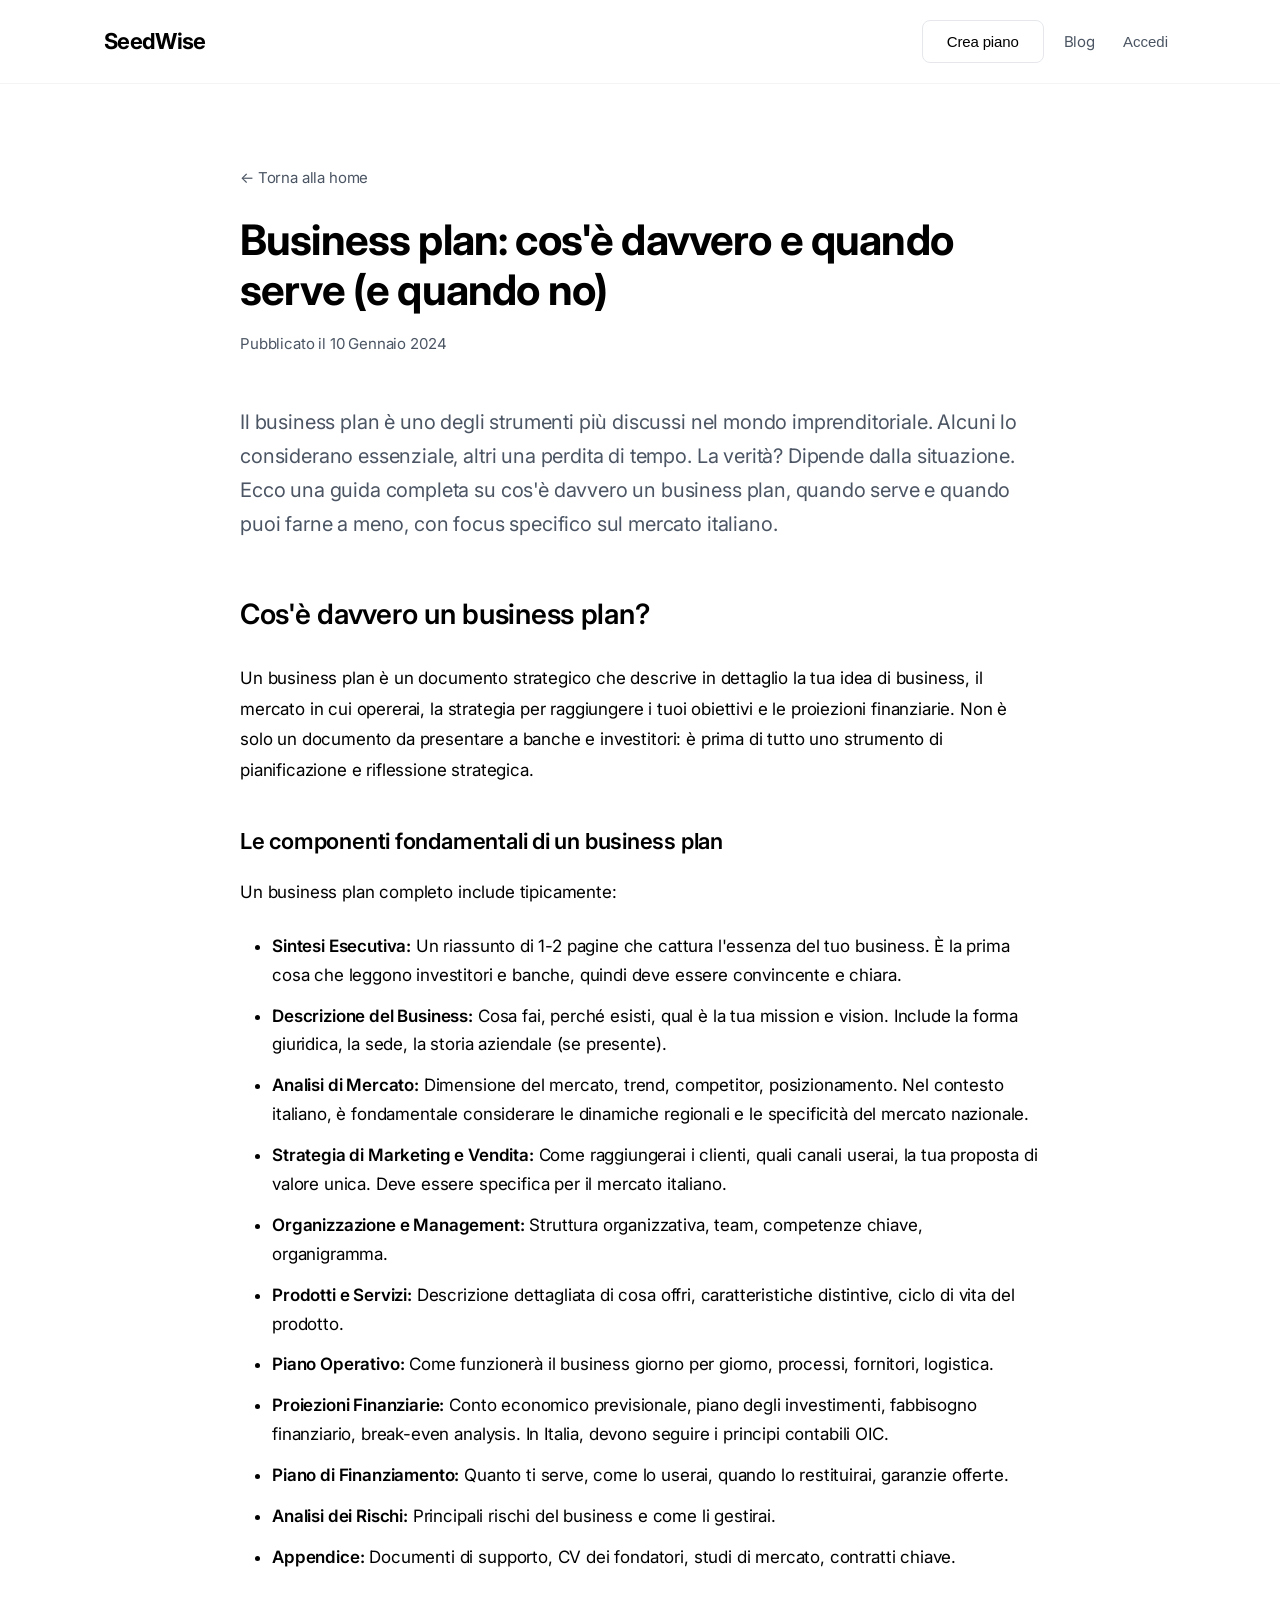
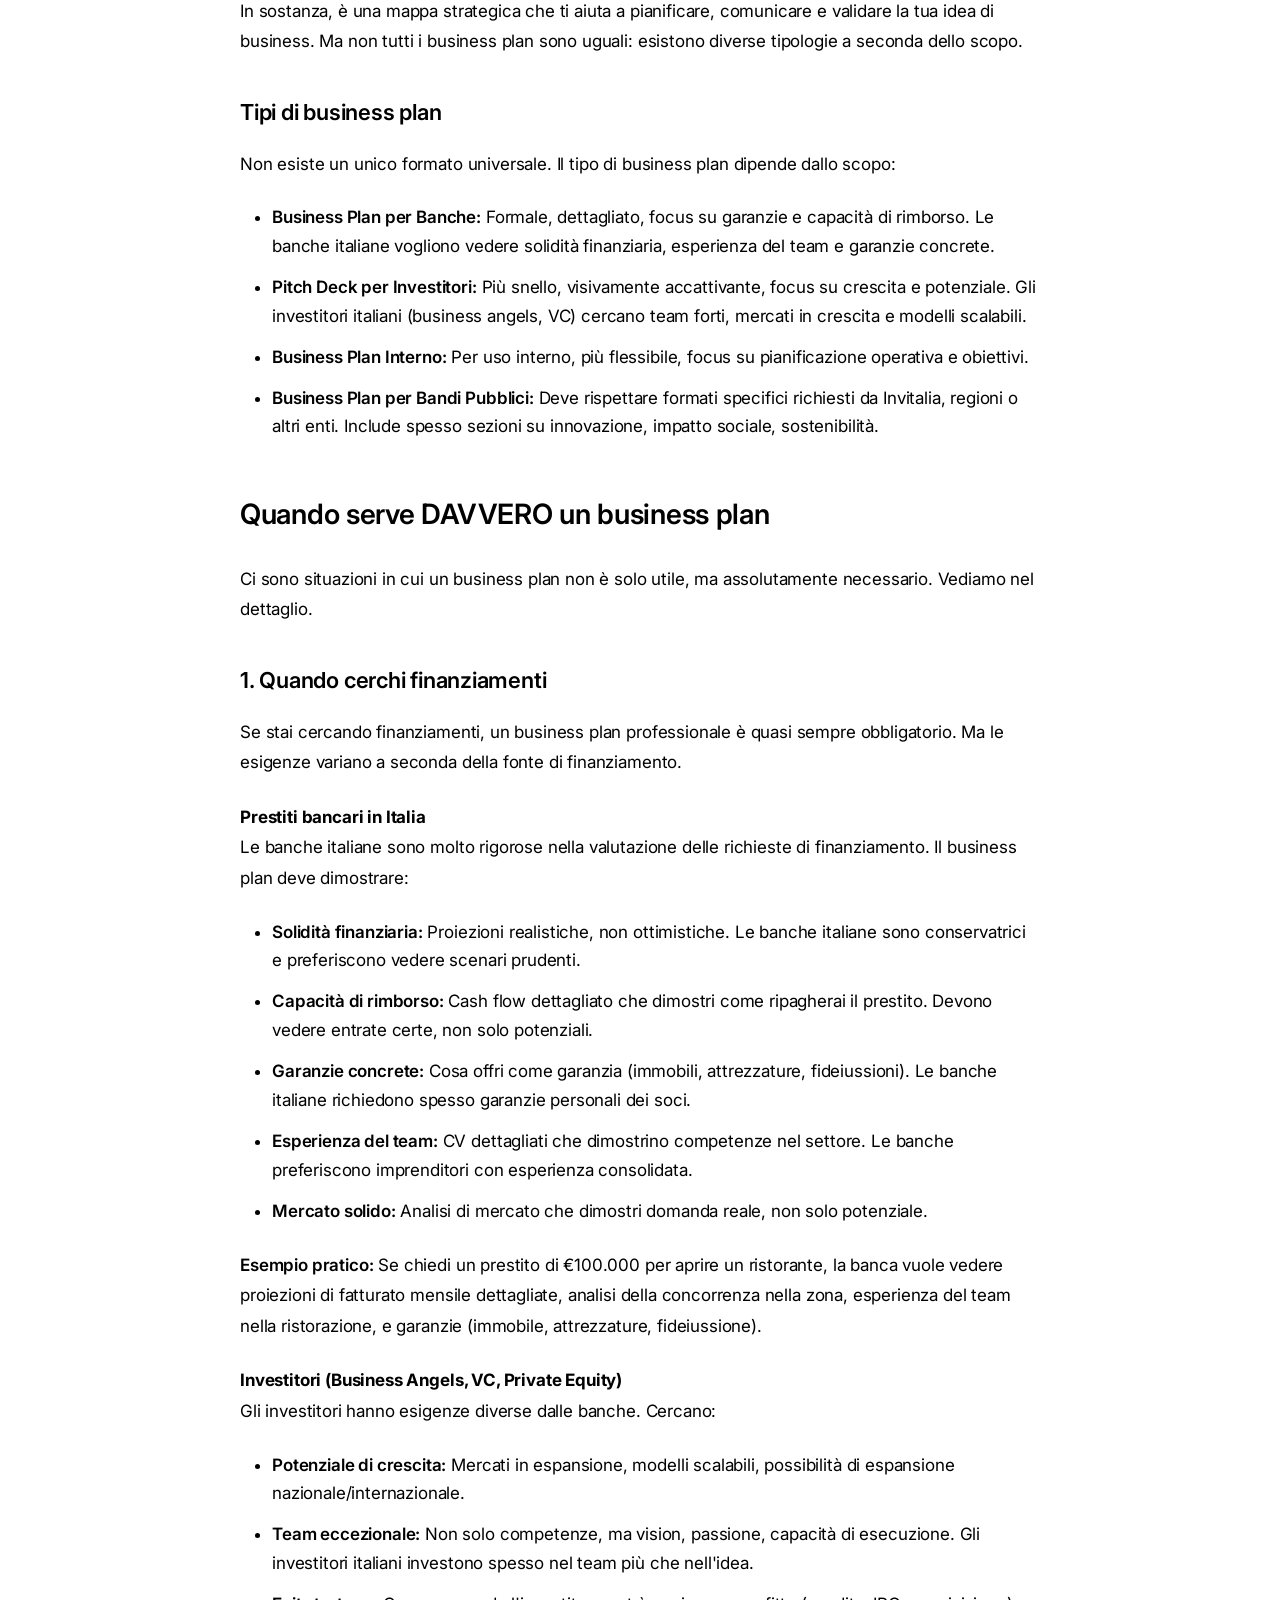
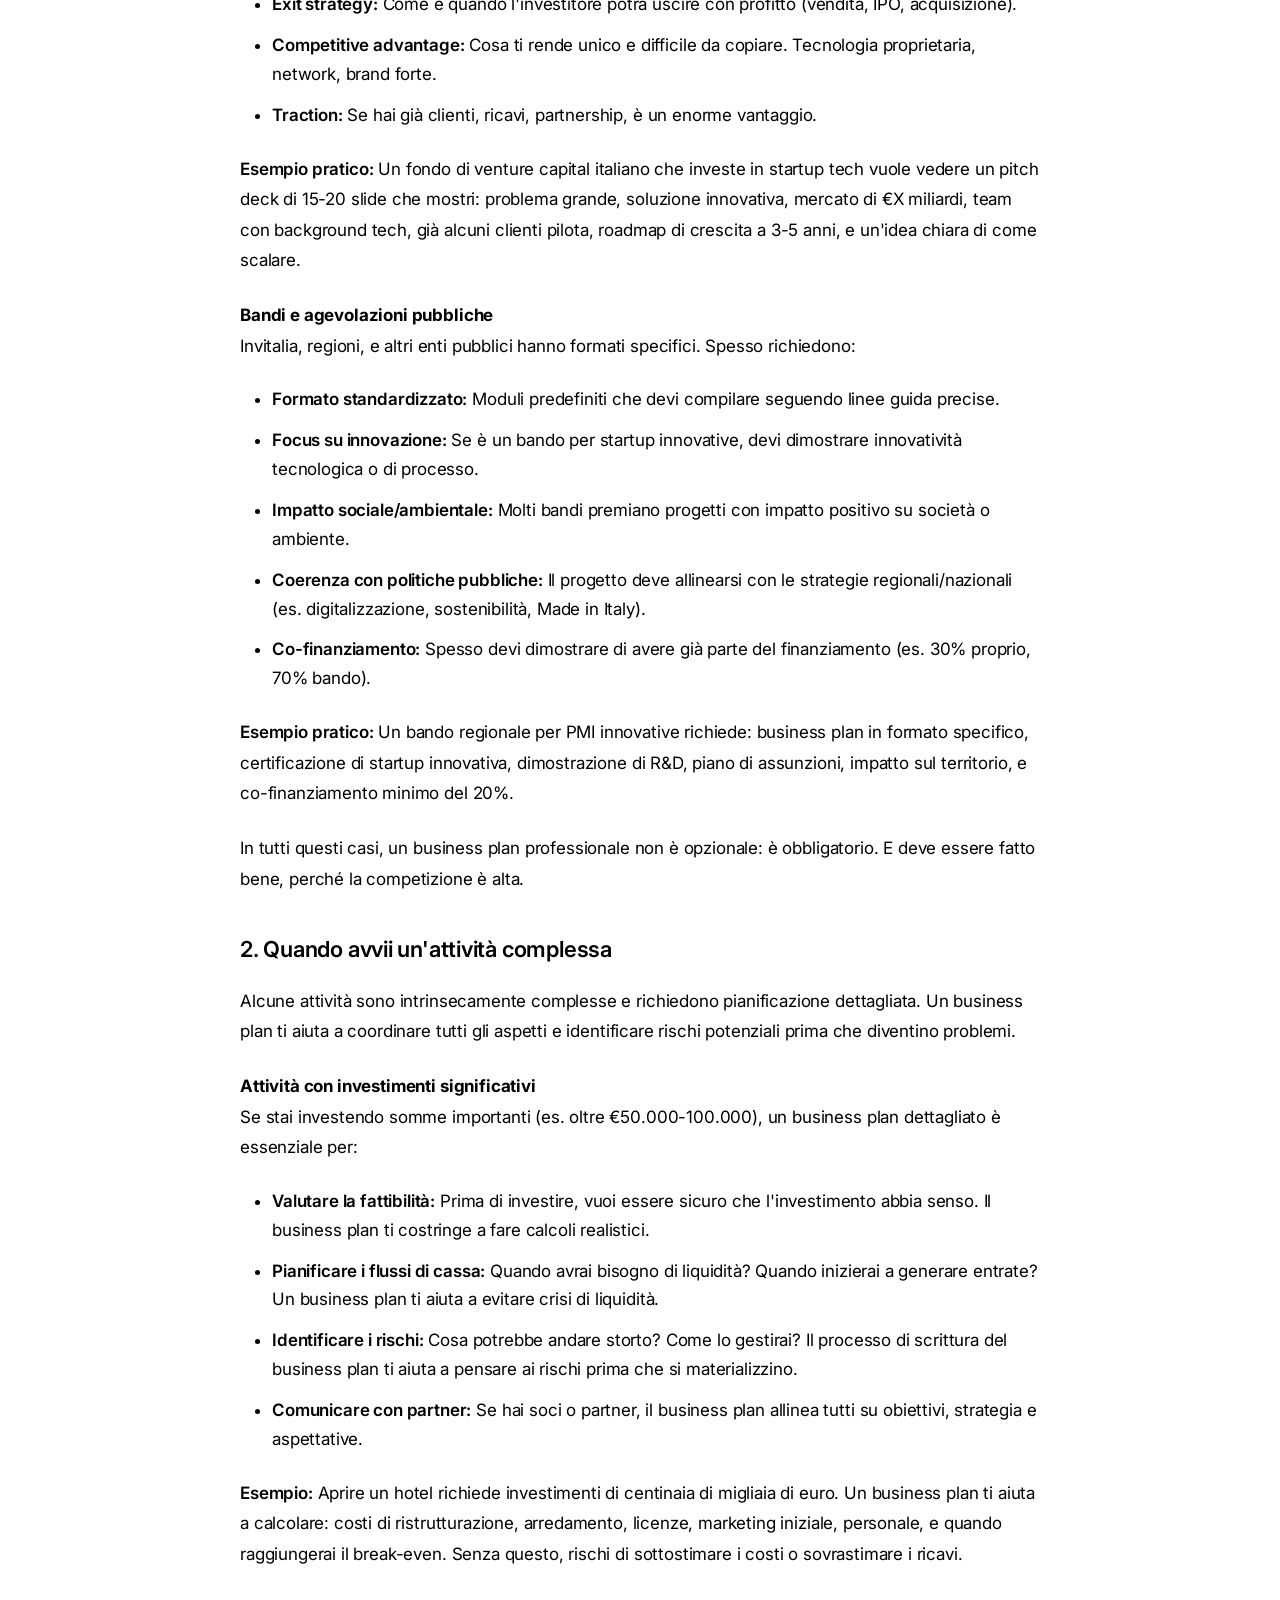
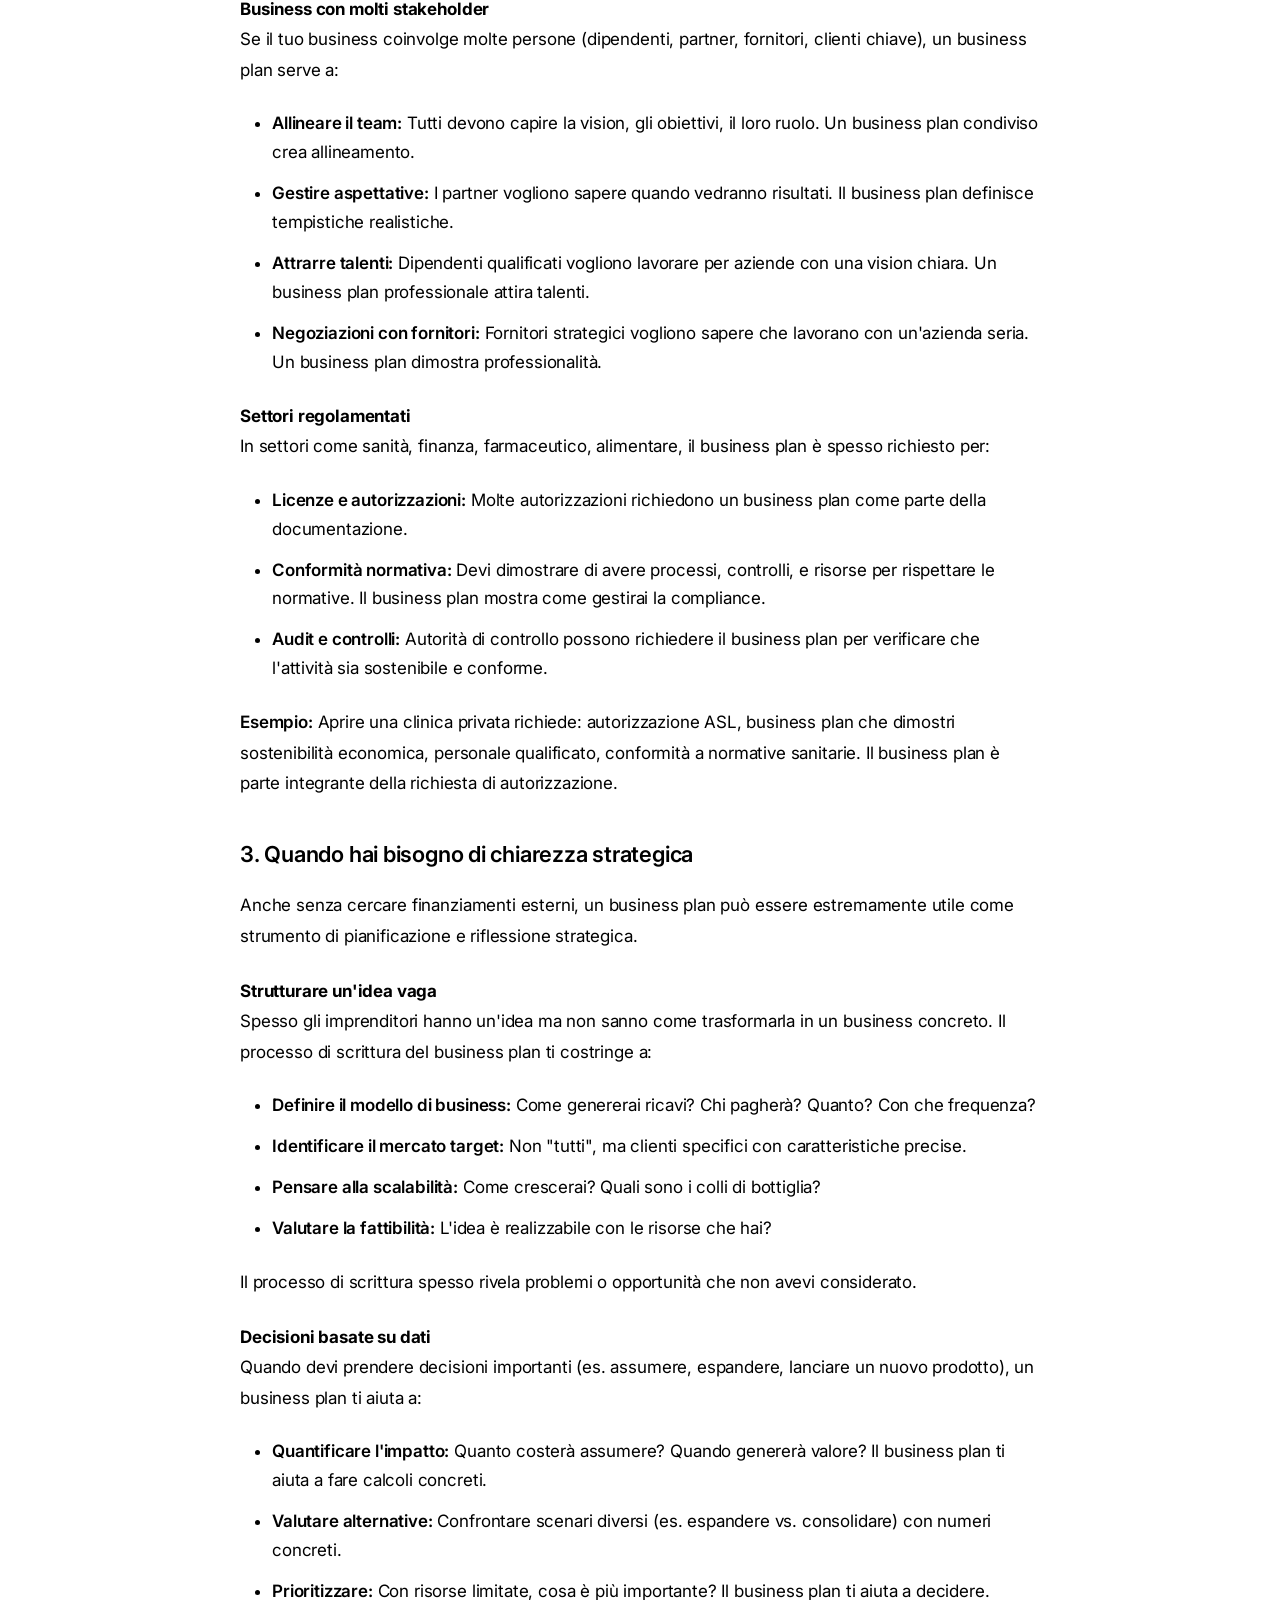
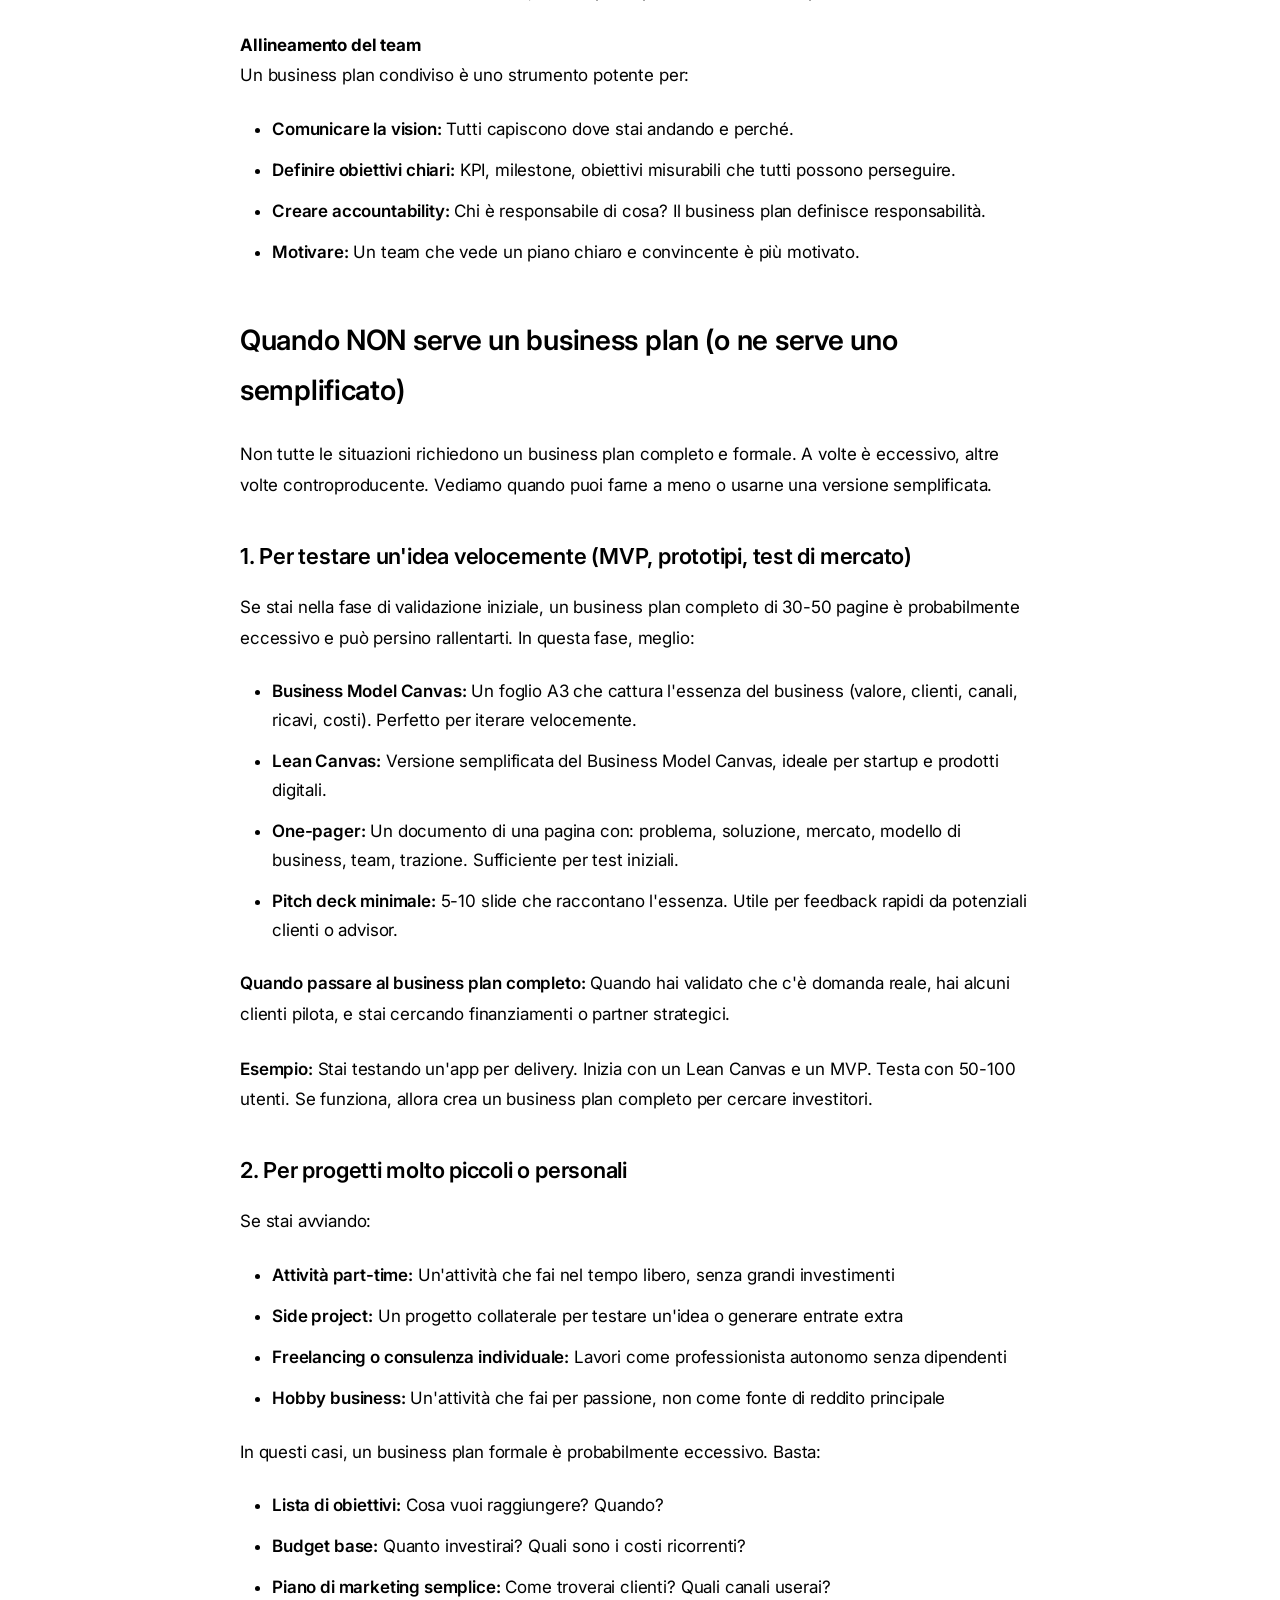
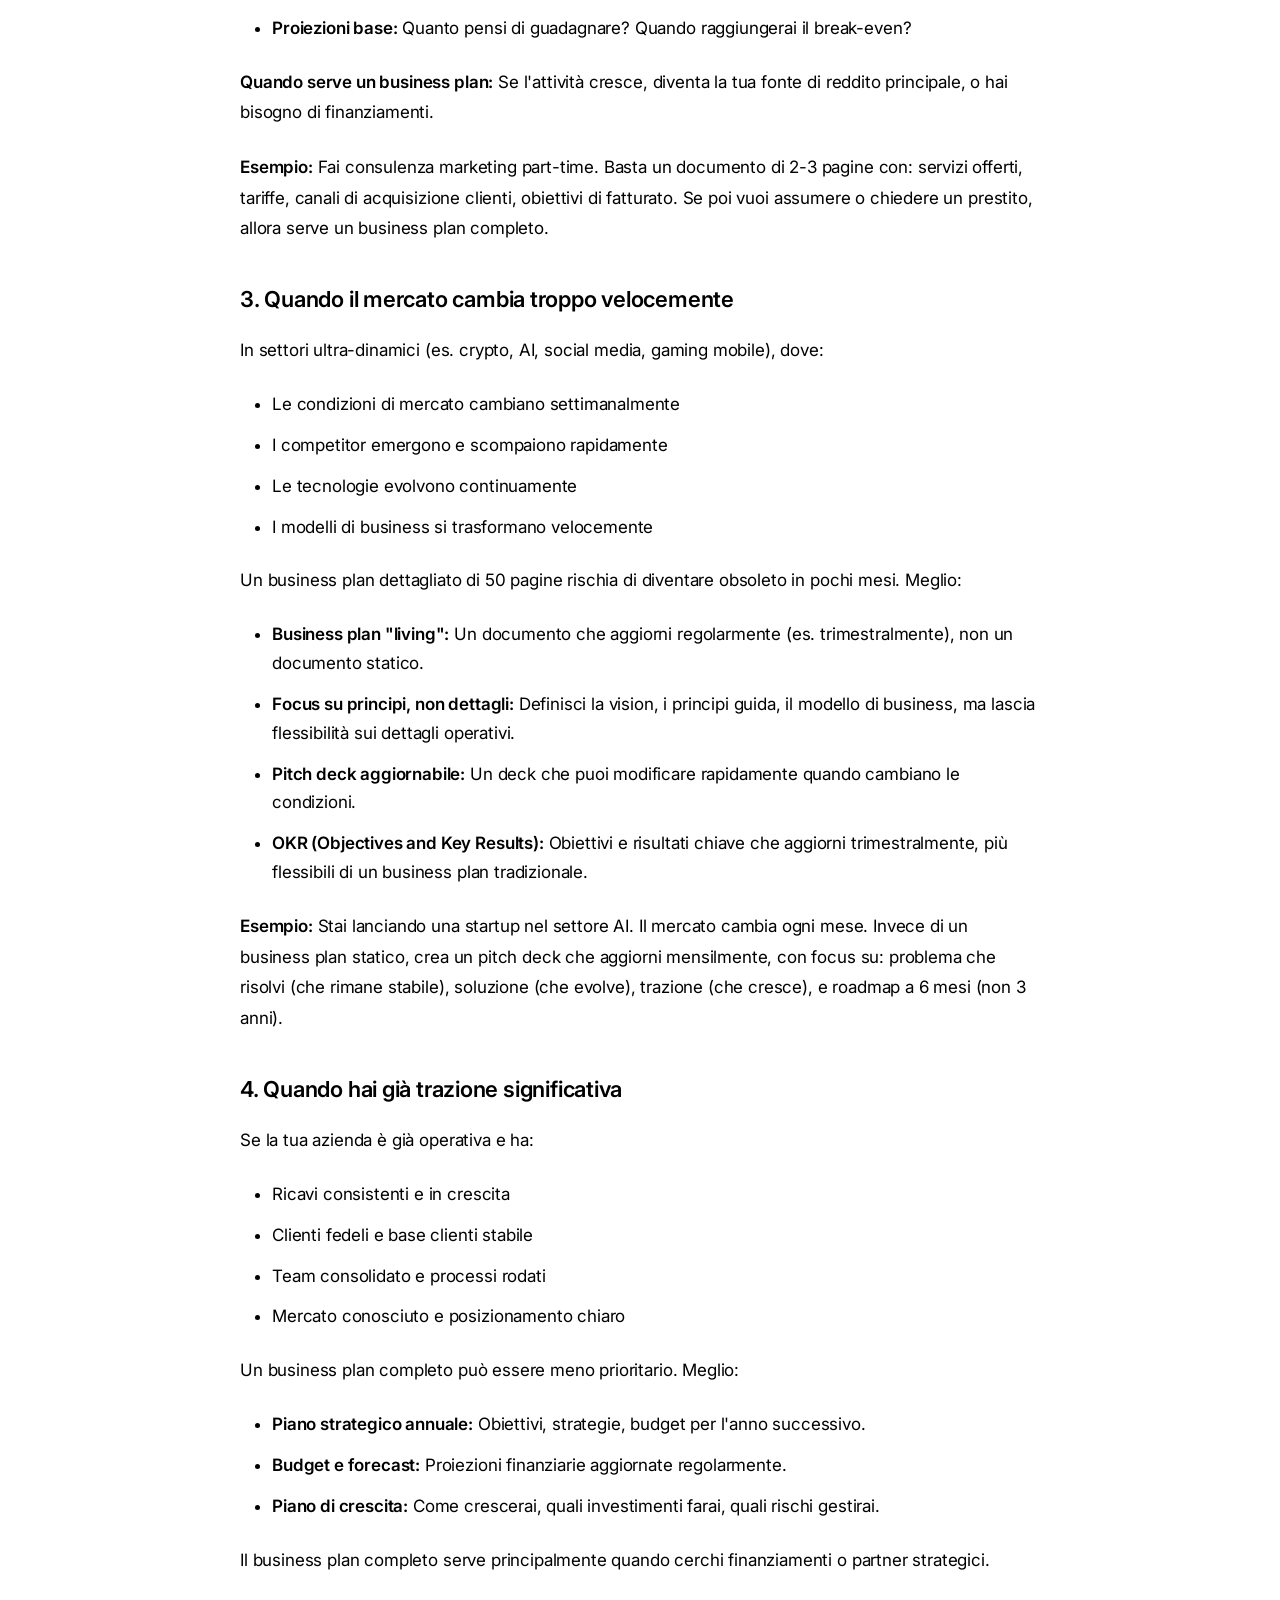
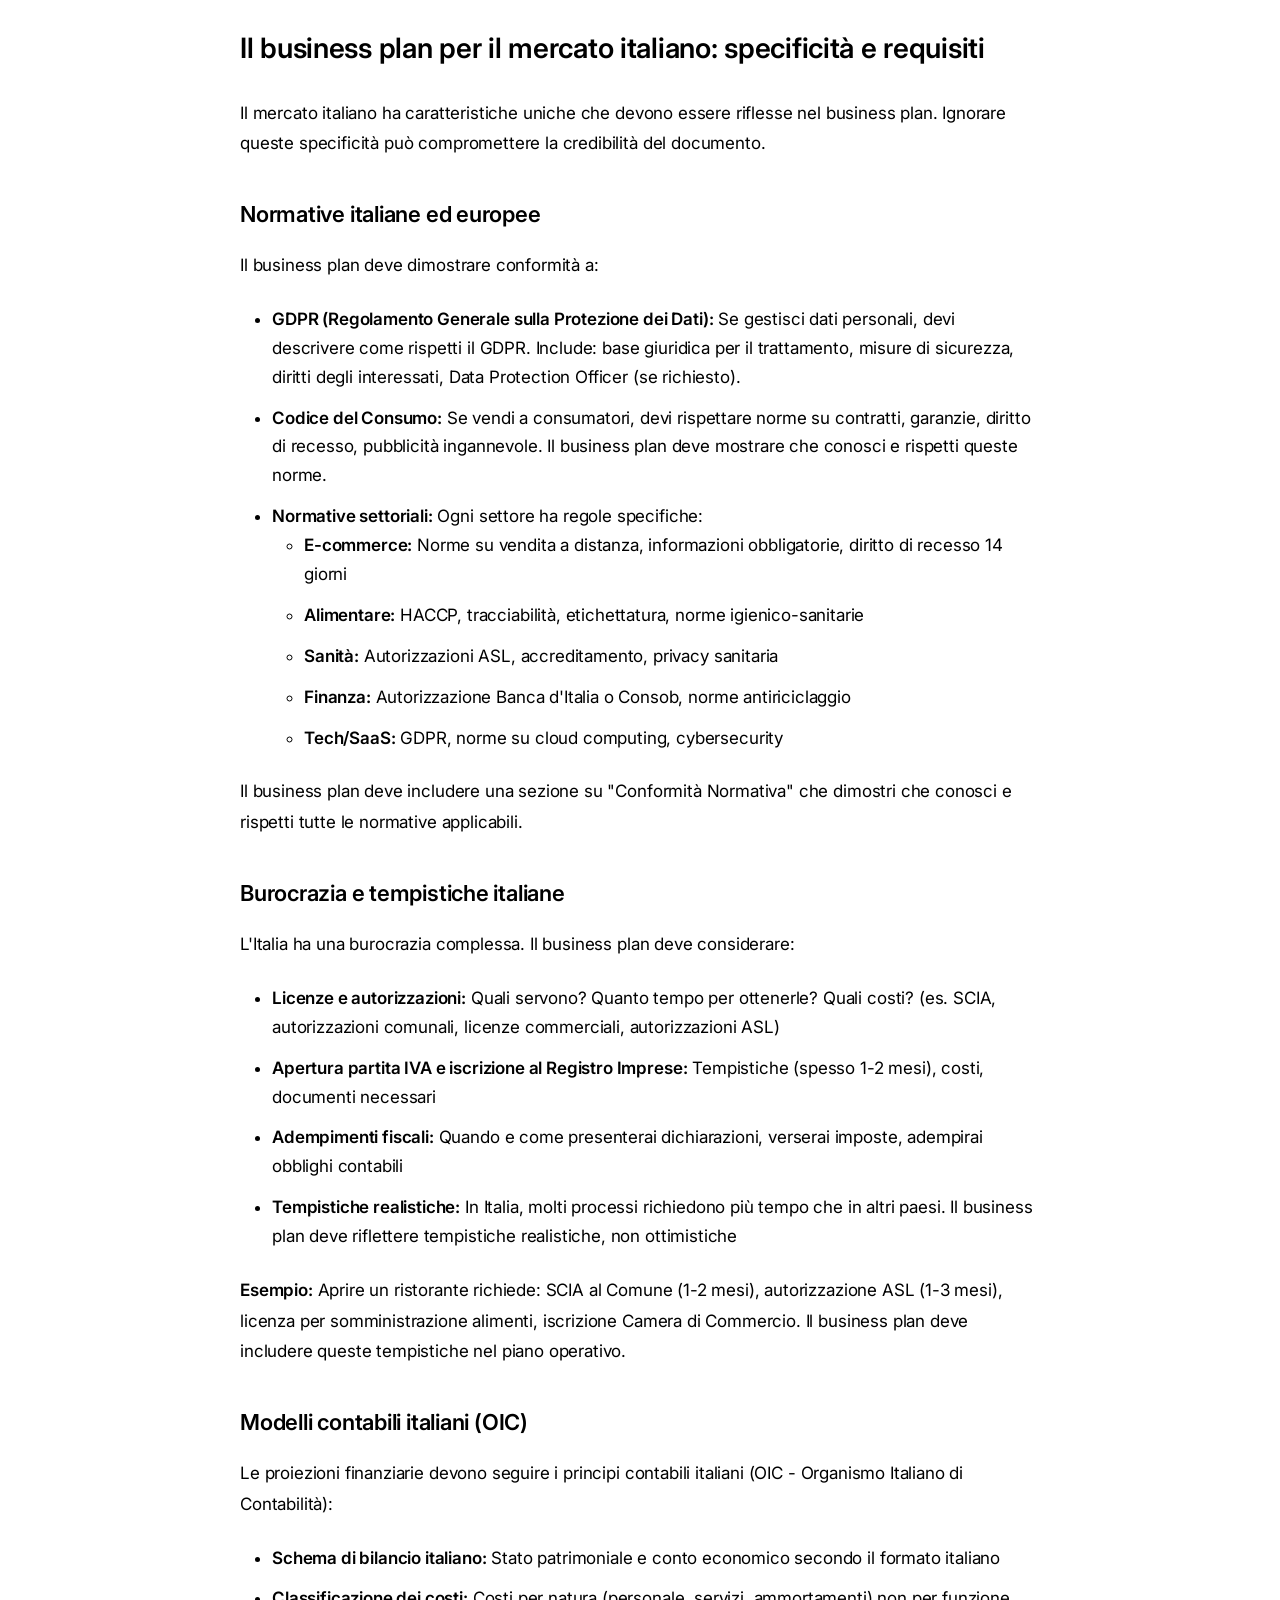
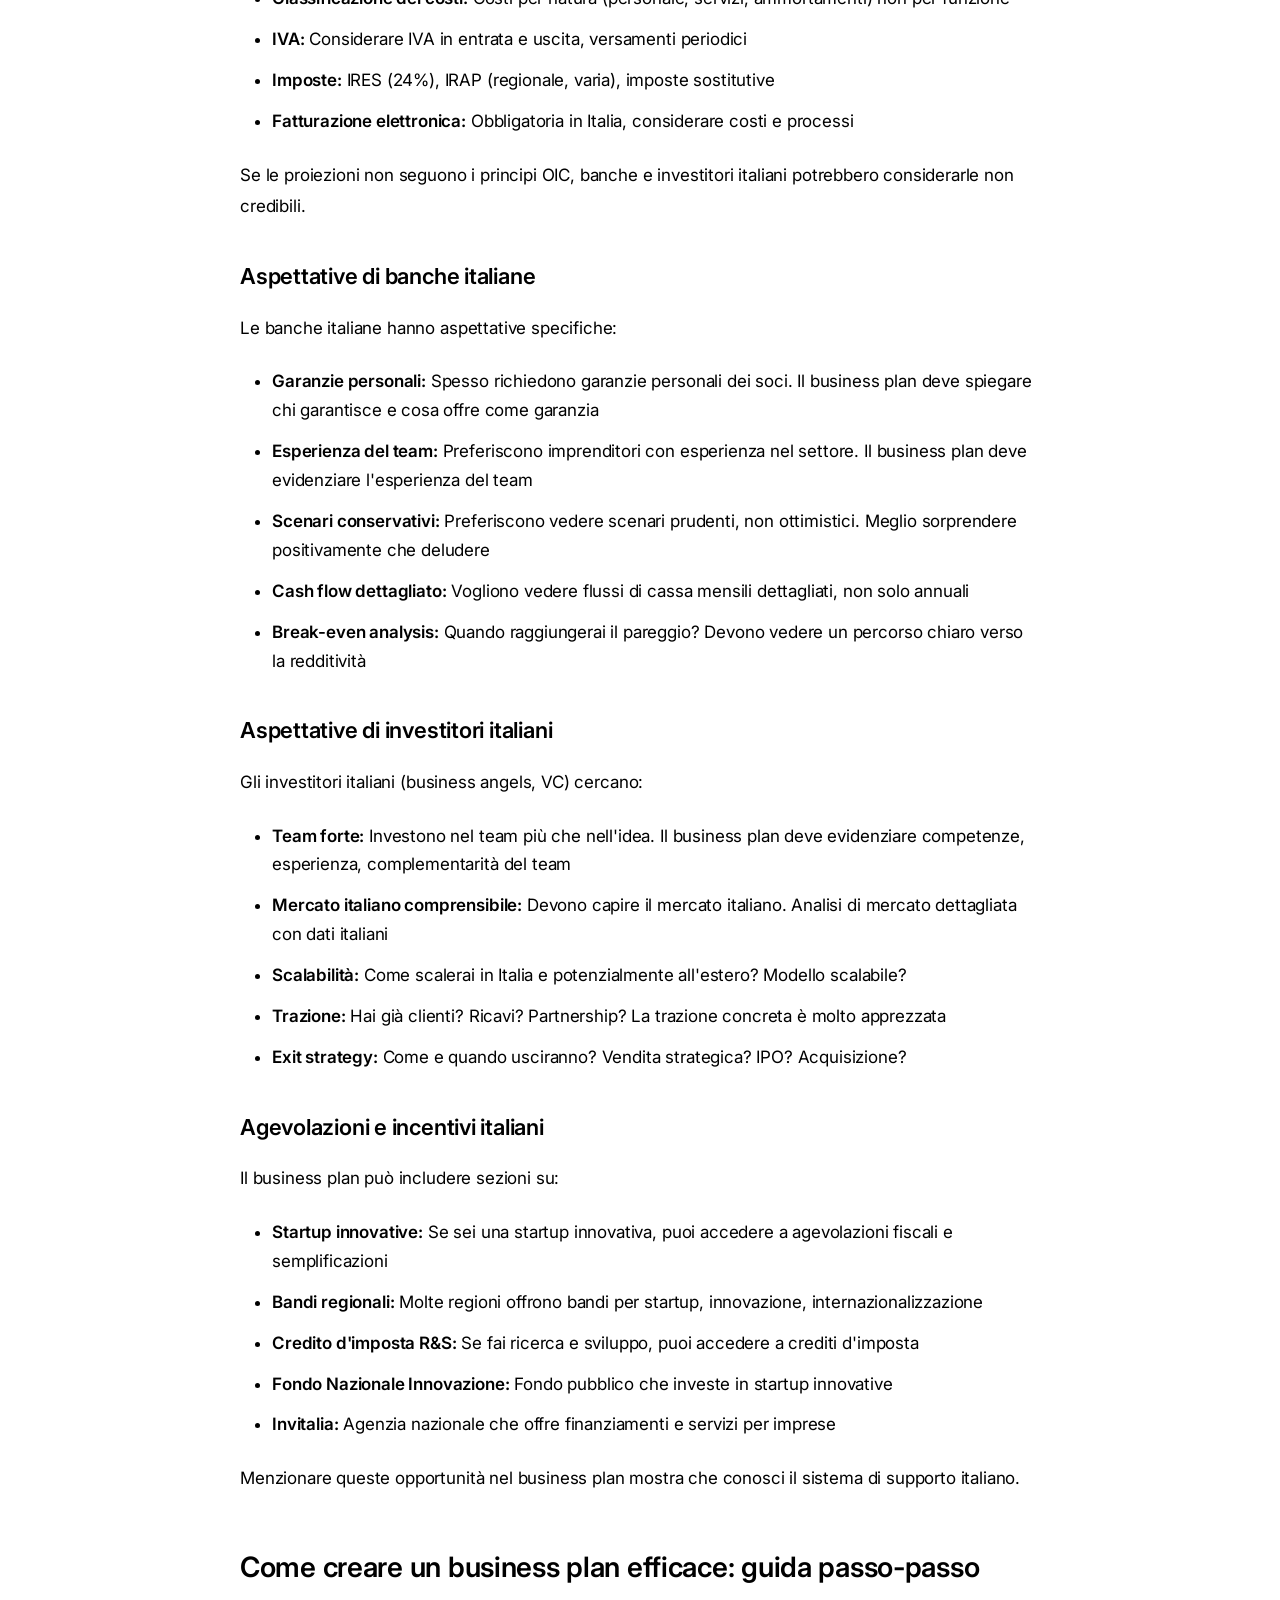
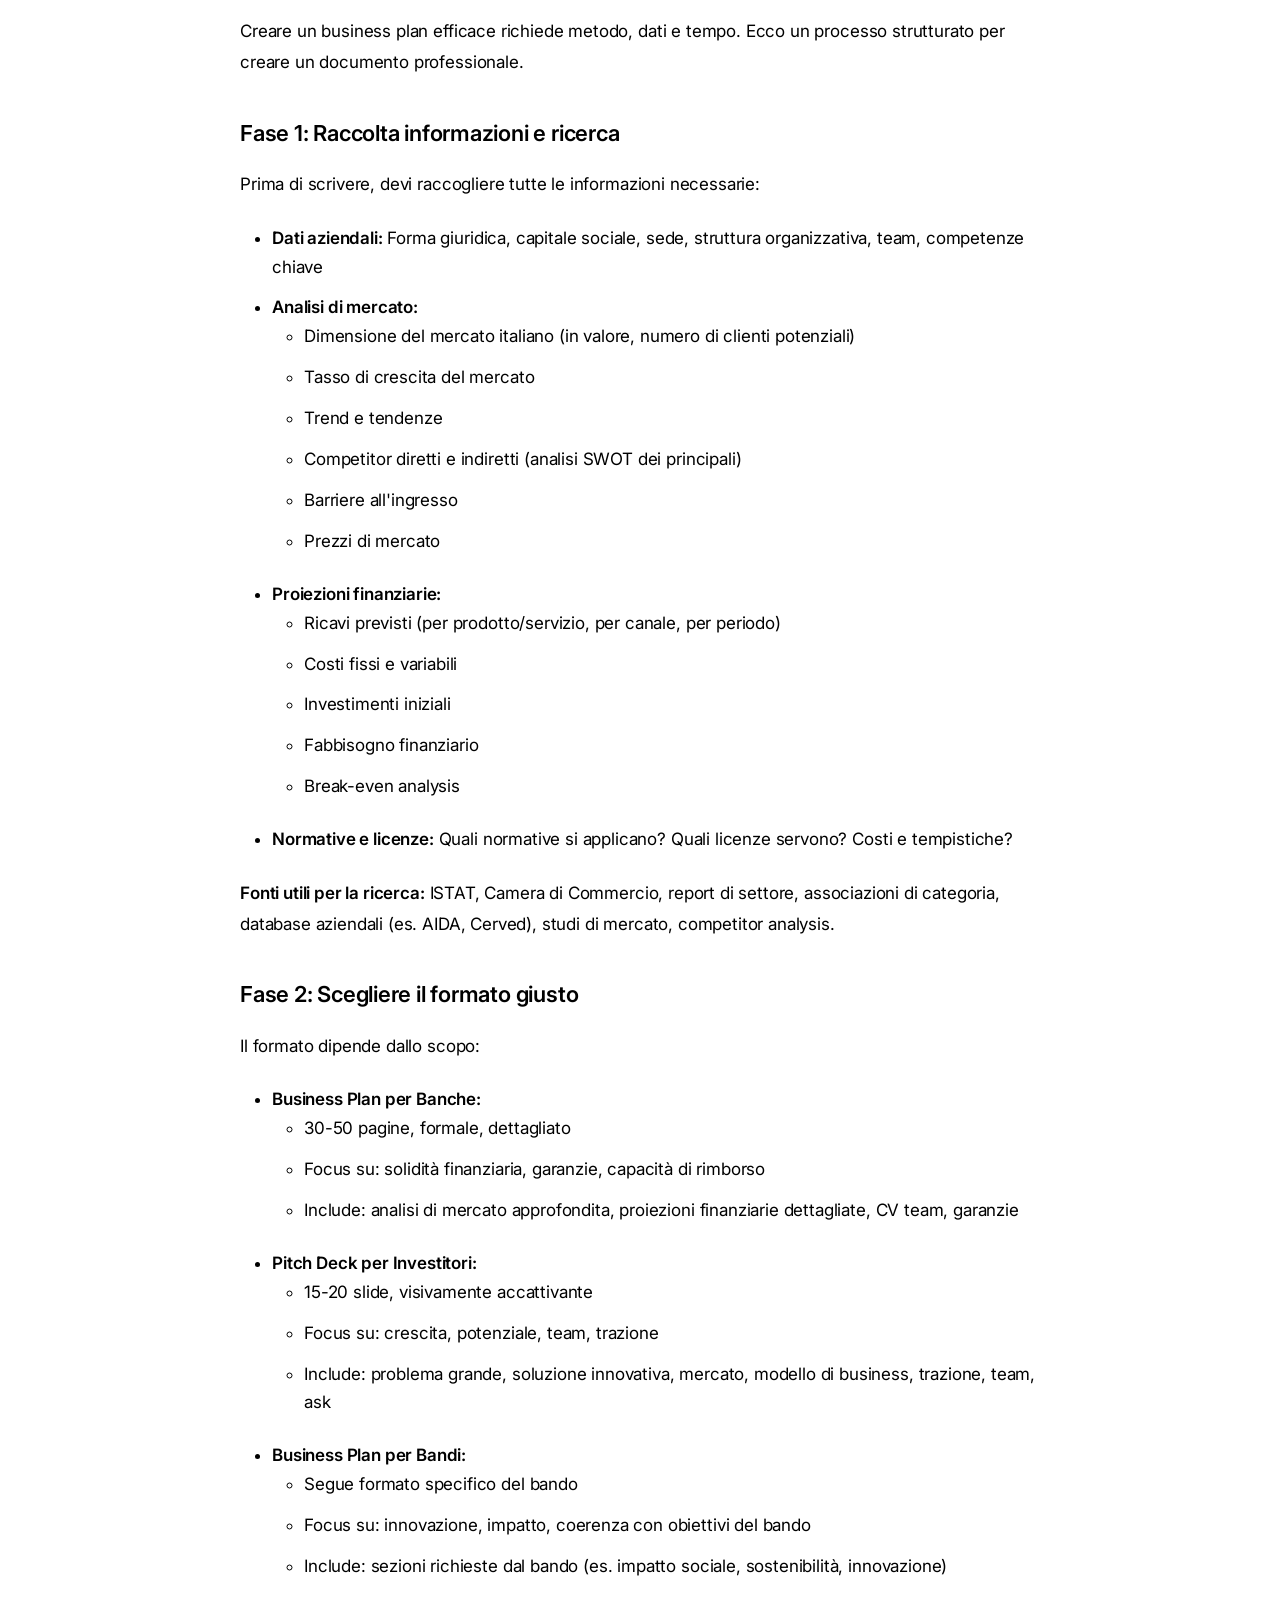
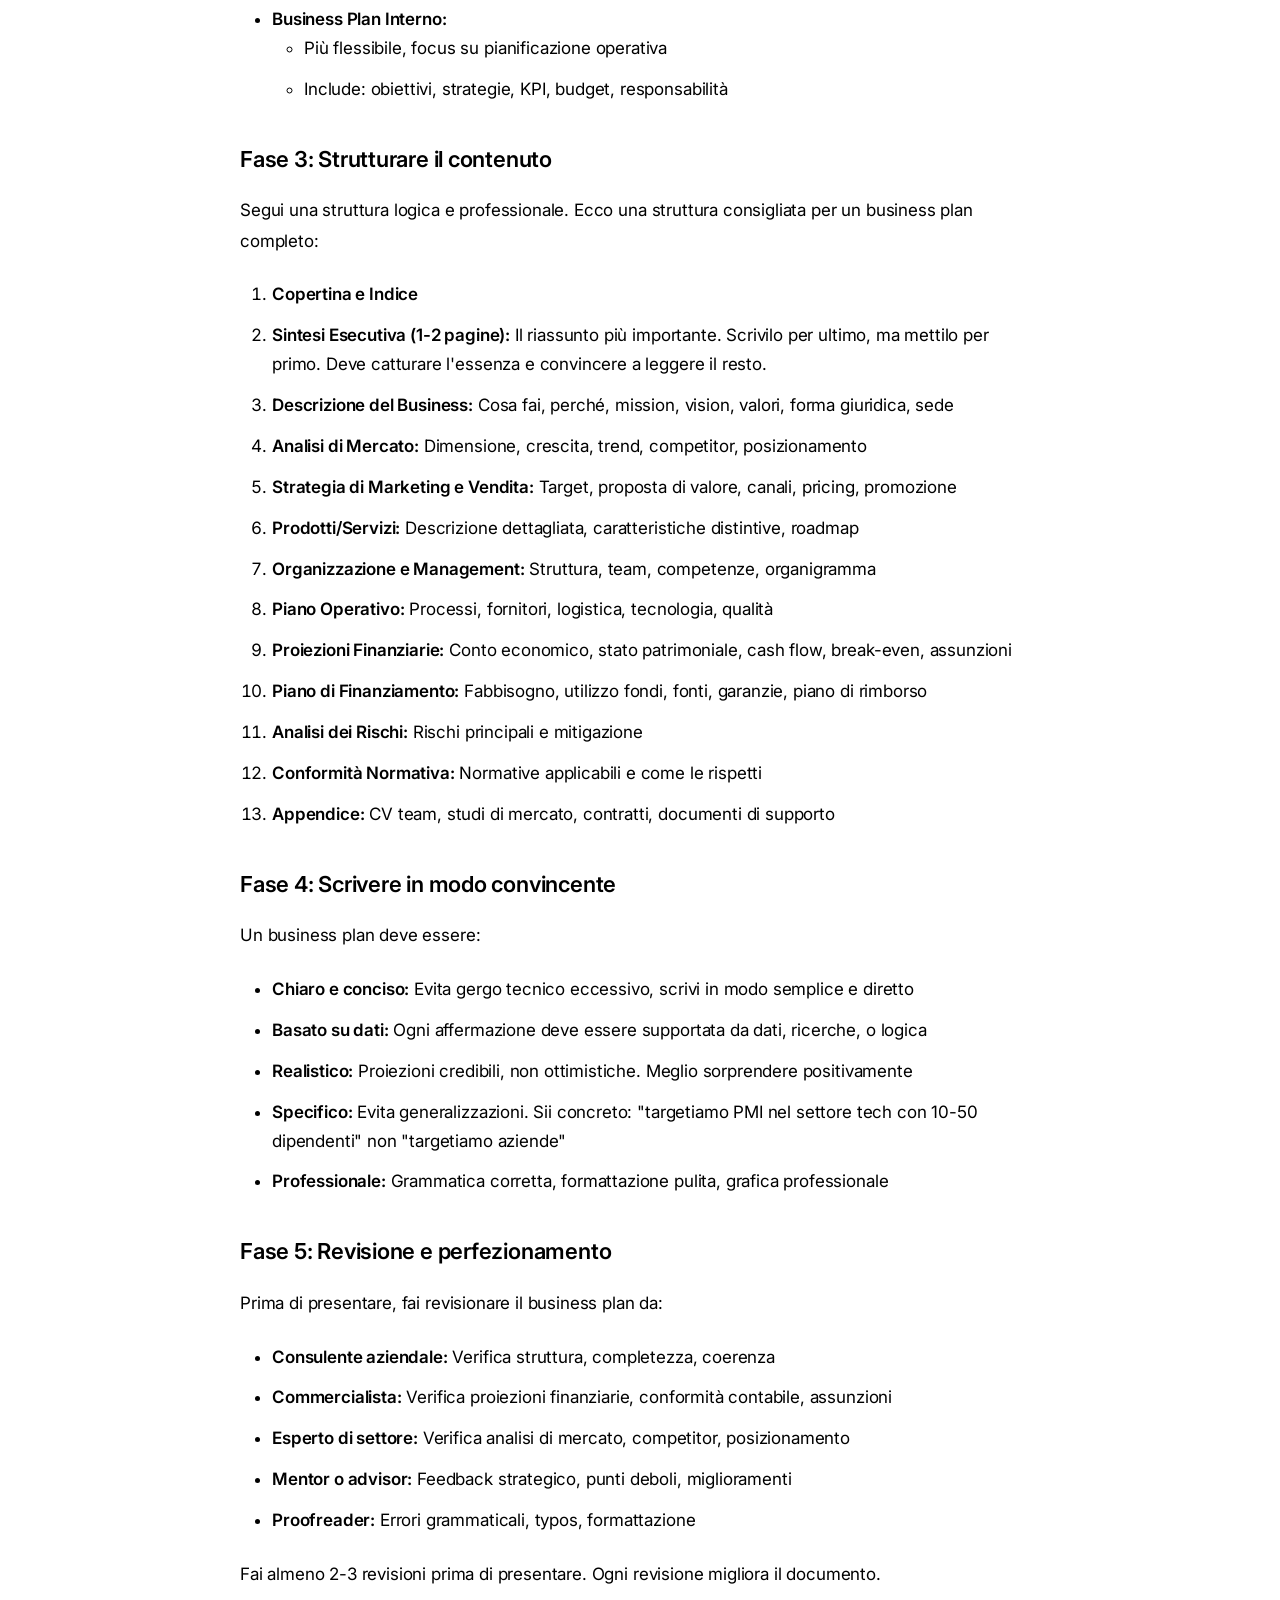
<file: business-plan-cose-davvero-quando-serve.html>
<!DOCTYPE html>
<html lang="it">
<head>
    <meta charset="UTF-8">
    <meta name="viewport" content="width=device-width, initial-scale=1.0">
    <meta name="description" content="Business plan: cos'è davvero e quando serve (e quando no) - Guida completa per imprenditori italiani">
    <title>Business plan: cos'è davvero e quando serve - SeedWise</title>
    <link rel="stylesheet" href="styles.css">
    <link rel="preconnect" href="https://fonts.googleapis.com">
    <link rel="preconnect" href="https://fonts.gstatic.com" crossorigin>
    <link href="https://fonts.googleapis.com/css2?family=Inter:wght@300;400;500;600;700;800&display=swap" rel="stylesheet">
</head>
<body>
    <!-- Header -->
    <header class="header">
        <div class="container">
            <div class="header-content">
                <div class="logo"><a href="index.html" style="text-decoration: none; color: inherit;">SeedWise</a></div>
                <nav class="nav">
                    <button class="btn-secondary" id="createPlanBtn">Crea piano</button>
                    <a href="blog.html" class="btn-link">Blog</a>
                    <button class="btn-link" id="loginBtn">Accedi</button>
                </nav>
            </div>
        </div>
    </header>

    <!-- Article Content -->
    <article class="article-content">
        <div class="container">
            <div class="article-header">
                <a href="index.html" class="back-link">← Torna alla home</a>
                <h1>Business plan: cos'è davvero e quando serve (e quando no)</h1>
                <p class="article-meta">Pubblicato il 10 Gennaio 2024</p>
            </div>

            <div class="article-body">
                <p class="lead">Il business plan è uno degli strumenti più discussi nel mondo imprenditoriale. Alcuni lo considerano essenziale, altri una perdita di tempo. La verità? Dipende dalla situazione. Ecco una guida completa su cos'è davvero un business plan, quando serve e quando puoi farne a meno, con focus specifico sul mercato italiano.</p>

                <h2>Cos'è davvero un business plan?</h2>
                <p>Un business plan è un documento strategico che descrive in dettaglio la tua idea di business, il mercato in cui opererai, la strategia per raggiungere i tuoi obiettivi e le proiezioni finanziarie. Non è solo un documento da presentare a banche e investitori: è prima di tutto uno strumento di pianificazione e riflessione strategica.</p>

                <h3>Le componenti fondamentali di un business plan</h3>
                <p>Un business plan completo include tipicamente:</p>
                <ul>
                    <li><strong>Sintesi Esecutiva:</strong> Un riassunto di 1-2 pagine che cattura l'essenza del tuo business. È la prima cosa che leggono investitori e banche, quindi deve essere convincente e chiara.</li>
                    <li><strong>Descrizione del Business:</strong> Cosa fai, perché esisti, qual è la tua mission e vision. Include la forma giuridica, la sede, la storia aziendale (se presente).</li>
                    <li><strong>Analisi di Mercato:</strong> Dimensione del mercato, trend, competitor, posizionamento. Nel contesto italiano, è fondamentale considerare le dinamiche regionali e le specificità del mercato nazionale.</li>
                    <li><strong>Strategia di Marketing e Vendita:</strong> Come raggiungerai i clienti, quali canali userai, la tua proposta di valore unica. Deve essere specifica per il mercato italiano.</li>
                    <li><strong>Organizzazione e Management:</strong> Struttura organizzativa, team, competenze chiave, organigramma.</li>
                    <li><strong>Prodotti e Servizi:</strong> Descrizione dettagliata di cosa offri, caratteristiche distintive, ciclo di vita del prodotto.</li>
                    <li><strong>Piano Operativo:</strong> Come funzionerà il business giorno per giorno, processi, fornitori, logistica.</li>
                    <li><strong>Proiezioni Finanziarie:</strong> Conto economico previsionale, piano degli investimenti, fabbisogno finanziario, break-even analysis. In Italia, devono seguire i principi contabili OIC.</li>
                    <li><strong>Piano di Finanziamento:</strong> Quanto ti serve, come lo userai, quando lo restituirai, garanzie offerte.</li>
                    <li><strong>Analisi dei Rischi:</strong> Principali rischi del business e come li gestirai.</li>
                    <li><strong>Appendice:</strong> Documenti di supporto, CV dei fondatori, studi di mercato, contratti chiave.</li>
                </ul>
                <p>In sostanza, è una mappa strategica che ti aiuta a pianificare, comunicare e validare la tua idea di business. Ma non tutti i business plan sono uguali: esistono diverse tipologie a seconda dello scopo.</p>

                <h3>Tipi di business plan</h3>
                <p>Non esiste un unico formato universale. Il tipo di business plan dipende dallo scopo:</p>
                <ul>
                    <li><strong>Business Plan per Banche:</strong> Formale, dettagliato, focus su garanzie e capacità di rimborso. Le banche italiane vogliono vedere solidità finanziaria, esperienza del team e garanzie concrete.</li>
                    <li><strong>Pitch Deck per Investitori:</strong> Più snello, visivamente accattivante, focus su crescita e potenziale. Gli investitori italiani (business angels, VC) cercano team forti, mercati in crescita e modelli scalabili.</li>
                    <li><strong>Business Plan Interno:</strong> Per uso interno, più flessibile, focus su pianificazione operativa e obiettivi.</li>
                    <li><strong>Business Plan per Bandi Pubblici:</strong> Deve rispettare formati specifici richiesti da Invitalia, regioni o altri enti. Include spesso sezioni su innovazione, impatto sociale, sostenibilità.</li>
                </ul>

                <h2>Quando serve DAVVERO un business plan</h2>
                <p>Ci sono situazioni in cui un business plan non è solo utile, ma assolutamente necessario. Vediamo nel dettaglio.</p>

                <h3>1. Quando cerchi finanziamenti</h3>
                <p>Se stai cercando finanziamenti, un business plan professionale è quasi sempre obbligatorio. Ma le esigenze variano a seconda della fonte di finanziamento.</p>

                <h4>Prestiti bancari in Italia</h4>
                <p>Le banche italiane sono molto rigorose nella valutazione delle richieste di finanziamento. Il business plan deve dimostrare:</p>
                <ul>
                    <li><strong>Solidità finanziaria:</strong> Proiezioni realistiche, non ottimistiche. Le banche italiane sono conservatrici e preferiscono vedere scenari prudenti.</li>
                    <li><strong>Capacità di rimborso:</strong> Cash flow dettagliato che dimostri come ripagherai il prestito. Devono vedere entrate certe, non solo potenziali.</li>
                    <li><strong>Garanzie concrete:</strong> Cosa offri come garanzia (immobili, attrezzature, fideiussioni). Le banche italiane richiedono spesso garanzie personali dei soci.</li>
                    <li><strong>Esperienza del team:</strong> CV dettagliati che dimostrino competenze nel settore. Le banche preferiscono imprenditori con esperienza consolidata.</li>
                    <li><strong>Mercato solido:</strong> Analisi di mercato che dimostri domanda reale, non solo potenziale.</li>
                </ul>
                <p><strong>Esempio pratico:</strong> Se chiedi un prestito di €100.000 per aprire un ristorante, la banca vuole vedere proiezioni di fatturato mensile dettagliate, analisi della concorrenza nella zona, esperienza del team nella ristorazione, e garanzie (immobile, attrezzature, fideiussione).</p>

                <h4>Investitori (Business Angels, VC, Private Equity)</h4>
                <p>Gli investitori hanno esigenze diverse dalle banche. Cercano:</p>
                <ul>
                    <li><strong>Potenziale di crescita:</strong> Mercati in espansione, modelli scalabili, possibilità di espansione nazionale/internazionale.</li>
                    <li><strong>Team eccezionale:</strong> Non solo competenze, ma vision, passione, capacità di esecuzione. Gli investitori italiani investono spesso nel team più che nell'idea.</li>
                    <li><strong>Exit strategy:</strong> Come e quando l'investitore potrà uscire con profitto (vendita, IPO, acquisizione).</li>
                    <li><strong>Competitive advantage:</strong> Cosa ti rende unico e difficile da copiare. Tecnologia proprietaria, network, brand forte.</li>
                    <li><strong>Traction:</strong> Se hai già clienti, ricavi, partnership, è un enorme vantaggio.</li>
                </ul>
                <p><strong>Esempio pratico:</strong> Un fondo di venture capital italiano che investe in startup tech vuole vedere un pitch deck di 15-20 slide che mostri: problema grande, soluzione innovativa, mercato di €X miliardi, team con background tech, già alcuni clienti pilota, roadmap di crescita a 3-5 anni, e un'idea chiara di come scalare.</p>

                <h4>Bandi e agevolazioni pubbliche</h4>
                <p>Invitalia, regioni, e altri enti pubblici hanno formati specifici. Spesso richiedono:</p>
                <ul>
                    <li><strong>Formato standardizzato:</strong> Moduli predefiniti che devi compilare seguendo linee guida precise.</li>
                    <li><strong>Focus su innovazione:</strong> Se è un bando per startup innovative, devi dimostrare innovatività tecnologica o di processo.</li>
                    <li><strong>Impatto sociale/ambientale:</strong> Molti bandi premiano progetti con impatto positivo su società o ambiente.</li>
                    <li><strong>Coerenza con politiche pubbliche:</strong> Il progetto deve allinearsi con le strategie regionali/nazionali (es. digitalizzazione, sostenibilità, Made in Italy).</li>
                    <li><strong>Co-finanziamento:</strong> Spesso devi dimostrare di avere già parte del finanziamento (es. 30% proprio, 70% bando).</li>
                </ul>
                <p><strong>Esempio pratico:</strong> Un bando regionale per PMI innovative richiede: business plan in formato specifico, certificazione di startup innovativa, dimostrazione di R&D, piano di assunzioni, impatto sul territorio, e co-finanziamento minimo del 20%.</p>
                <p>In tutti questi casi, un business plan professionale non è opzionale: è obbligatorio. E deve essere fatto bene, perché la competizione è alta.</p>

                <h3>2. Quando avvii un'attività complessa</h3>
                <p>Alcune attività sono intrinsecamente complesse e richiedono pianificazione dettagliata. Un business plan ti aiuta a coordinare tutti gli aspetti e identificare rischi potenziali prima che diventino problemi.</p>

                <h4>Attività con investimenti significativi</h4>
                <p>Se stai investendo somme importanti (es. oltre €50.000-100.000), un business plan dettagliato è essenziale per:</p>
                <ul>
                    <li><strong>Valutare la fattibilità:</strong> Prima di investire, vuoi essere sicuro che l'investimento abbia senso. Il business plan ti costringe a fare calcoli realistici.</li>
                    <li><strong>Pianificare i flussi di cassa:</strong> Quando avrai bisogno di liquidità? Quando inizierai a generare entrate? Un business plan ti aiuta a evitare crisi di liquidità.</li>
                    <li><strong>Identificare i rischi:</strong> Cosa potrebbe andare storto? Come lo gestirai? Il processo di scrittura del business plan ti aiuta a pensare ai rischi prima che si materializzino.</li>
                    <li><strong>Comunicare con partner:</strong> Se hai soci o partner, il business plan allinea tutti su obiettivi, strategia e aspettative.</li>
                </ul>
                <p><strong>Esempio:</strong> Aprire un hotel richiede investimenti di centinaia di migliaia di euro. Un business plan ti aiuta a calcolare: costi di ristrutturazione, arredamento, licenze, marketing iniziale, personale, e quando raggiungerai il break-even. Senza questo, rischi di sottostimare i costi o sovrastimare i ricavi.</p>

                <h4>Business con molti stakeholder</h4>
                <p>Se il tuo business coinvolge molte persone (dipendenti, partner, fornitori, clienti chiave), un business plan serve a:</p>
                <ul>
                    <li><strong>Allineare il team:</strong> Tutti devono capire la vision, gli obiettivi, il loro ruolo. Un business plan condiviso crea allineamento.</li>
                    <li><strong>Gestire aspettative:</strong> I partner vogliono sapere quando vedranno risultati. Il business plan definisce tempistiche realistiche.</li>
                    <li><strong>Attrarre talenti:</strong> Dipendenti qualificati vogliono lavorare per aziende con una vision chiara. Un business plan professionale attira talenti.</li>
                    <li><strong>Negoziazioni con fornitori:</strong> Fornitori strategici vogliono sapere che lavorano con un'azienda seria. Un business plan dimostra professionalità.</li>
                </ul>

                <h4>Settori regolamentati</h4>
                <p>In settori come sanità, finanza, farmaceutico, alimentare, il business plan è spesso richiesto per:</p>
                <ul>
                    <li><strong>Licenze e autorizzazioni:</strong> Molte autorizzazioni richiedono un business plan come parte della documentazione.</li>
                    <li><strong>Conformità normativa:</strong> Devi dimostrare di avere processi, controlli, e risorse per rispettare le normative. Il business plan mostra come gestirai la compliance.</li>
                    <li><strong>Audit e controlli:</strong> Autorità di controllo possono richiedere il business plan per verificare che l'attività sia sostenibile e conforme.</li>
                </ul>
                <p><strong>Esempio:</strong> Aprire una clinica privata richiede: autorizzazione ASL, business plan che dimostri sostenibilità economica, personale qualificato, conformità a normative sanitarie. Il business plan è parte integrante della richiesta di autorizzazione.</p>

                <h3>3. Quando hai bisogno di chiarezza strategica</h3>
                <p>Anche senza cercare finanziamenti esterni, un business plan può essere estremamente utile come strumento di pianificazione e riflessione strategica.</p>

                <h4>Strutturare un'idea vaga</h4>
                <p>Spesso gli imprenditori hanno un'idea ma non sanno come trasformarla in un business concreto. Il processo di scrittura del business plan ti costringe a:</p>
                <ul>
                    <li><strong>Definire il modello di business:</strong> Come genererai ricavi? Chi pagherà? Quanto? Con che frequenza?</li>
                    <li><strong>Identificare il mercato target:</strong> Non "tutti", ma clienti specifici con caratteristiche precise.</li>
                    <li><strong>Pensare alla scalabilità:</strong> Come crescerai? Quali sono i colli di bottiglia?</li>
                    <li><strong>Valutare la fattibilità:</strong> L'idea è realizzabile con le risorse che hai?</li>
                </ul>
                <p>Il processo di scrittura spesso rivela problemi o opportunità che non avevi considerato.</p>

                <h4>Decisioni basate su dati</h4>
                <p>Quando devi prendere decisioni importanti (es. assumere, espandere, lanciare un nuovo prodotto), un business plan ti aiuta a:</p>
                <ul>
                    <li><strong>Quantificare l'impatto:</strong> Quanto costerà assumere? Quando genererà valore? Il business plan ti aiuta a fare calcoli concreti.</li>
                    <li><strong>Valutare alternative:</strong> Confrontare scenari diversi (es. espandere vs. consolidare) con numeri concreti.</li>
                    <li><strong>Prioritizzare:</strong> Con risorse limitate, cosa è più importante? Il business plan ti aiuta a decidere.</li>
                </ul>

                <h4>Allineamento del team</h4>
                <p>Un business plan condiviso è uno strumento potente per:</p>
                <ul>
                    <li><strong>Comunicare la vision:</strong> Tutti capiscono dove stai andando e perché.</li>
                    <li><strong>Definire obiettivi chiari:</strong> KPI, milestone, obiettivi misurabili che tutti possono perseguire.</li>
                    <li><strong>Creare accountability:</strong> Chi è responsabile di cosa? Il business plan definisce responsabilità.</li>
                    <li><strong>Motivare:</strong> Un team che vede un piano chiaro e convincente è più motivato.</li>
                </ul>

                <h2>Quando NON serve un business plan (o ne serve uno semplificato)</h2>
                <p>Non tutte le situazioni richiedono un business plan completo e formale. A volte è eccessivo, altre volte controproducente. Vediamo quando puoi farne a meno o usarne una versione semplificata.</p>

                <h3>1. Per testare un'idea velocemente (MVP, prototipi, test di mercato)</h3>
                <p>Se stai nella fase di validazione iniziale, un business plan completo di 30-50 pagine è probabilmente eccessivo e può persino rallentarti. In questa fase, meglio:</p>
                <ul>
                    <li><strong>Business Model Canvas:</strong> Un foglio A3 che cattura l'essenza del business (valore, clienti, canali, ricavi, costi). Perfetto per iterare velocemente.</li>
                    <li><strong>Lean Canvas:</strong> Versione semplificata del Business Model Canvas, ideale per startup e prodotti digitali.</li>
                    <li><strong>One-pager:</strong> Un documento di una pagina con: problema, soluzione, mercato, modello di business, team, trazione. Sufficiente per test iniziali.</li>
                    <li><strong>Pitch deck minimale:</strong> 5-10 slide che raccontano l'essenza. Utile per feedback rapidi da potenziali clienti o advisor.</li>
                </ul>
                <p><strong>Quando passare al business plan completo:</strong> Quando hai validato che c'è domanda reale, hai alcuni clienti pilota, e stai cercando finanziamenti o partner strategici.</p>
                <p><strong>Esempio:</strong> Stai testando un'app per delivery. Inizia con un Lean Canvas e un MVP. Testa con 50-100 utenti. Se funziona, allora crea un business plan completo per cercare investitori.</p>

                <h3>2. Per progetti molto piccoli o personali</h3>
                <p>Se stai avviando:</p>
                <ul>
                    <li><strong>Attività part-time:</strong> Un'attività che fai nel tempo libero, senza grandi investimenti</li>
                    <li><strong>Side project:</strong> Un progetto collaterale per testare un'idea o generare entrate extra</li>
                    <li><strong>Freelancing o consulenza individuale:</strong> Lavori come professionista autonomo senza dipendenti</li>
                    <li><strong>Hobby business:</strong> Un'attività che fai per passione, non come fonte di reddito principale</li>
                </ul>
                <p>In questi casi, un business plan formale è probabilmente eccessivo. Basta:</p>
                <ul>
                    <li><strong>Lista di obiettivi:</strong> Cosa vuoi raggiungere? Quando?</li>
                    <li><strong>Budget base:</strong> Quanto investirai? Quali sono i costi ricorrenti?</li>
                    <li><strong>Piano di marketing semplice:</strong> Come troverai clienti? Quali canali userai?</li>
                    <li><strong>Proiezioni base:</strong> Quanto pensi di guadagnare? Quando raggiungerai il break-even?</li>
                </ul>
                <p><strong>Quando serve un business plan:</strong> Se l'attività cresce, diventa la tua fonte di reddito principale, o hai bisogno di finanziamenti.</p>
                <p><strong>Esempio:</strong> Fai consulenza marketing part-time. Basta un documento di 2-3 pagine con: servizi offerti, tariffe, canali di acquisizione clienti, obiettivi di fatturato. Se poi vuoi assumere o chiedere un prestito, allora serve un business plan completo.</p>

                <h3>3. Quando il mercato cambia troppo velocemente</h3>
                <p>In settori ultra-dinamici (es. crypto, AI, social media, gaming mobile), dove:</p>
                <ul>
                    <li>Le condizioni di mercato cambiano settimanalmente</li>
                    <li>I competitor emergono e scompaiono rapidamente</li>
                    <li>Le tecnologie evolvono continuamente</li>
                    <li>I modelli di business si trasformano velocemente</li>
                </ul>
                <p>Un business plan dettagliato di 50 pagine rischia di diventare obsoleto in pochi mesi. Meglio:</p>
                <ul>
                    <li><strong>Business plan "living":</strong> Un documento che aggiorni regolarmente (es. trimestralmente), non un documento statico.</li>
                    <li><strong>Focus su principi, non dettagli:</strong> Definisci la vision, i principi guida, il modello di business, ma lascia flessibilità sui dettagli operativi.</li>
                    <li><strong>Pitch deck aggiornabile:</strong> Un deck che puoi modificare rapidamente quando cambiano le condizioni.</li>
                    <li><strong>OKR (Objectives and Key Results):</strong> Obiettivi e risultati chiave che aggiorni trimestralmente, più flessibili di un business plan tradizionale.</li>
                </ul>
                <p><strong>Esempio:</strong> Stai lanciando una startup nel settore AI. Il mercato cambia ogni mese. Invece di un business plan statico, crea un pitch deck che aggiorni mensilmente, con focus su: problema che risolvi (che rimane stabile), soluzione (che evolve), trazione (che cresce), e roadmap a 6 mesi (non 3 anni).</p>

                <h3>4. Quando hai già trazione significativa</h3>
                <p>Se la tua azienda è già operativa e ha:</p>
                <ul>
                    <li>Ricavi consistenti e in crescita</li>
                    <li>Clienti fedeli e base clienti stabile</li>
                    <li>Team consolidato e processi rodati</li>
                    <li>Mercato conosciuto e posizionamento chiaro</li>
                </ul>
                <p>Un business plan completo può essere meno prioritario. Meglio:</p>
                <ul>
                    <li><strong>Piano strategico annuale:</strong> Obiettivi, strategie, budget per l'anno successivo.</li>
                    <li><strong>Budget e forecast:</strong> Proiezioni finanziarie aggiornate regolarmente.</li>
                    <li><strong>Piano di crescita:</strong> Come crescerai, quali investimenti farai, quali rischi gestirai.</li>
                </ul>
                <p>Il business plan completo serve principalmente quando cerchi finanziamenti o partner strategici.</p>

                <h2>Il business plan per il mercato italiano: specificità e requisiti</h2>
                <p>Il mercato italiano ha caratteristiche uniche che devono essere riflesse nel business plan. Ignorare queste specificità può compromettere la credibilità del documento.</p>

                <h3>Normative italiane ed europee</h3>
                <p>Il business plan deve dimostrare conformità a:</p>
                <ul>
                    <li><strong>GDPR (Regolamento Generale sulla Protezione dei Dati):</strong> Se gestisci dati personali, devi descrivere come rispetti il GDPR. Include: base giuridica per il trattamento, misure di sicurezza, diritti degli interessati, Data Protection Officer (se richiesto).</li>
                    <li><strong>Codice del Consumo:</strong> Se vendi a consumatori, devi rispettare norme su contratti, garanzie, diritto di recesso, pubblicità ingannevole. Il business plan deve mostrare che conosci e rispetti queste norme.</li>
                    <li><strong>Normative settoriali:</strong> Ogni settore ha regole specifiche:
                        <ul>
                            <li><strong>E-commerce:</strong> Norme su vendita a distanza, informazioni obbligatorie, diritto di recesso 14 giorni</li>
                            <li><strong>Alimentare:</strong> HACCP, tracciabilità, etichettatura, norme igienico-sanitarie</li>
                            <li><strong>Sanità:</strong> Autorizzazioni ASL, accreditamento, privacy sanitaria</li>
                            <li><strong>Finanza:</strong> Autorizzazione Banca d'Italia o Consob, norme antiriciclaggio</li>
                            <li><strong>Tech/SaaS:</strong> GDPR, norme su cloud computing, cybersecurity</li>
                        </ul>
                    </li>
                </ul>
                <p>Il business plan deve includere una sezione su "Conformità Normativa" che dimostri che conosci e rispetti tutte le normative applicabili.</p>

                <h3>Burocrazia e tempistiche italiane</h3>
                <p>L'Italia ha una burocrazia complessa. Il business plan deve considerare:</p>
                <ul>
                    <li><strong>Licenze e autorizzazioni:</strong> Quali servono? Quanto tempo per ottenerle? Quali costi? (es. SCIA, autorizzazioni comunali, licenze commerciali, autorizzazioni ASL)</li>
                    <li><strong>Apertura partita IVA e iscrizione al Registro Imprese:</strong> Tempistiche (spesso 1-2 mesi), costi, documenti necessari</li>
                    <li><strong>Adempimenti fiscali:</strong> Quando e come presenterai dichiarazioni, verserai imposte, adempirai obblighi contabili</li>
                    <li><strong>Tempistiche realistiche:</strong> In Italia, molti processi richiedono più tempo che in altri paesi. Il business plan deve riflettere tempistiche realistiche, non ottimistiche</li>
                </ul>
                <p><strong>Esempio:</strong> Aprire un ristorante richiede: SCIA al Comune (1-2 mesi), autorizzazione ASL (1-3 mesi), licenza per somministrazione alimenti, iscrizione Camera di Commercio. Il business plan deve includere queste tempistiche nel piano operativo.</p>

                <h3>Modelli contabili italiani (OIC)</h3>
                <p>Le proiezioni finanziarie devono seguire i principi contabili italiani (OIC - Organismo Italiano di Contabilità):</p>
                <ul>
                    <li><strong>Schema di bilancio italiano:</strong> Stato patrimoniale e conto economico secondo il formato italiano</li>
                    <li><strong>Classificazione dei costi:</strong> Costi per natura (personale, servizi, ammortamenti) non per funzione</li>
                    <li><strong>IVA:</strong> Considerare IVA in entrata e uscita, versamenti periodici</li>
                    <li><strong>Imposte:</strong> IRES (24%), IRAP (regionale, varia), imposte sostitutive</li>
                    <li><strong>Fatturazione elettronica:</strong> Obbligatoria in Italia, considerare costi e processi</li>
                </ul>
                <p>Se le proiezioni non seguono i principi OIC, banche e investitori italiani potrebbero considerarle non credibili.</p>

                <h3>Aspettative di banche italiane</h3>
                <p>Le banche italiane hanno aspettative specifiche:</p>
                <ul>
                    <li><strong>Garanzie personali:</strong> Spesso richiedono garanzie personali dei soci. Il business plan deve spiegare chi garantisce e cosa offre come garanzia</li>
                    <li><strong>Esperienza del team:</strong> Preferiscono imprenditori con esperienza nel settore. Il business plan deve evidenziare l'esperienza del team</li>
                    <li><strong>Scenari conservativi:</strong> Preferiscono vedere scenari prudenti, non ottimistici. Meglio sorprendere positivamente che deludere</li>
                    <li><strong>Cash flow dettagliato:</strong> Vogliono vedere flussi di cassa mensili dettagliati, non solo annuali</li>
                    <li><strong>Break-even analysis:</strong> Quando raggiungerai il pareggio? Devono vedere un percorso chiaro verso la redditività</li>
                </ul>

                <h3>Aspettative di investitori italiani</h3>
                <p>Gli investitori italiani (business angels, VC) cercano:</p>
                <ul>
                    <li><strong>Team forte:</strong> Investono nel team più che nell'idea. Il business plan deve evidenziare competenze, esperienza, complementarità del team</li>
                    <li><strong>Mercato italiano comprensibile:</strong> Devono capire il mercato italiano. Analisi di mercato dettagliata con dati italiani</li>
                    <li><strong>Scalabilità:</strong> Come scalerai in Italia e potenzialmente all'estero? Modello scalabile?</li>
                    <li><strong>Trazione:</strong> Hai già clienti? Ricavi? Partnership? La trazione concreta è molto apprezzata</li>
                    <li><strong>Exit strategy:</strong> Come e quando usciranno? Vendita strategica? IPO? Acquisizione?</li>
                </ul>

                <h3>Agevolazioni e incentivi italiani</h3>
                <p>Il business plan può includere sezioni su:</p>
                <ul>
                    <li><strong>Startup innovative:</strong> Se sei una startup innovativa, puoi accedere a agevolazioni fiscali e semplificazioni</li>
                    <li><strong>Bandi regionali:</strong> Molte regioni offrono bandi per startup, innovazione, internazionalizzazione</li>
                    <li><strong>Credito d'imposta R&S:</strong> Se fai ricerca e sviluppo, puoi accedere a crediti d'imposta</li>
                    <li><strong>Fondo Nazionale Innovazione:</strong> Fondo pubblico che investe in startup innovative</li>
                    <li><strong>Invitalia:</strong> Agenzia nazionale che offre finanziamenti e servizi per imprese</li>
                </ul>
                <p>Menzionare queste opportunità nel business plan mostra che conosci il sistema di supporto italiano.</p>

                <h2>Come creare un business plan efficace: guida passo-passo</h2>
                <p>Creare un business plan efficace richiede metodo, dati e tempo. Ecco un processo strutturato per creare un documento professionale.</p>

                <h3>Fase 1: Raccolta informazioni e ricerca</h3>
                <p>Prima di scrivere, devi raccogliere tutte le informazioni necessarie:</p>
                <ul>
                    <li><strong>Dati aziendali:</strong> Forma giuridica, capitale sociale, sede, struttura organizzativa, team, competenze chiave</li>
                    <li><strong>Analisi di mercato:</strong>
                        <ul>
                            <li>Dimensione del mercato italiano (in valore, numero di clienti potenziali)</li>
                            <li>Tasso di crescita del mercato</li>
                            <li>Trend e tendenze</li>
                            <li>Competitor diretti e indiretti (analisi SWOT dei principali)</li>
                            <li>Barriere all'ingresso</li>
                            <li>Prezzi di mercato</li>
                        </ul>
                    </li>
                    <li><strong>Proiezioni finanziarie:</strong>
                        <ul>
                            <li>Ricavi previsti (per prodotto/servizio, per canale, per periodo)</li>
                            <li>Costi fissi e variabili</li>
                            <li>Investimenti iniziali</li>
                            <li>Fabbisogno finanziario</li>
                            <li>Break-even analysis</li>
                        </ul>
                    </li>
                    <li><strong>Normative e licenze:</strong> Quali normative si applicano? Quali licenze servono? Costi e tempistiche?</li>
                </ul>
                <p><strong>Fonti utili per la ricerca:</strong> ISTAT, Camera di Commercio, report di settore, associazioni di categoria, database aziendali (es. AIDA, Cerved), studi di mercato, competitor analysis.</p>

                <h3>Fase 2: Scegliere il formato giusto</h3>
                <p>Il formato dipende dallo scopo:</p>
                <ul>
                    <li><strong>Business Plan per Banche:</strong>
                        <ul>
                            <li>30-50 pagine, formale, dettagliato</li>
                            <li>Focus su: solidità finanziaria, garanzie, capacità di rimborso</li>
                            <li>Include: analisi di mercato approfondita, proiezioni finanziarie dettagliate, CV team, garanzie</li>
                        </ul>
                    </li>
                    <li><strong>Pitch Deck per Investitori:</strong>
                        <ul>
                            <li>15-20 slide, visivamente accattivante</li>
                            <li>Focus su: crescita, potenziale, team, trazione</li>
                            <li>Include: problema grande, soluzione innovativa, mercato, modello di business, trazione, team, ask</li>
                        </ul>
                    </li>
                    <li><strong>Business Plan per Bandi:</strong>
                        <ul>
                            <li>Segue formato specifico del bando</li>
                            <li>Focus su: innovazione, impatto, coerenza con obiettivi del bando</li>
                            <li>Include: sezioni richieste dal bando (es. impatto sociale, sostenibilità, innovazione)</li>
                        </ul>
                    </li>
                    <li><strong>Business Plan Interno:</strong>
                        <ul>
                            <li>Più flessibile, focus su pianificazione operativa</li>
                            <li>Include: obiettivi, strategie, KPI, budget, responsabilità</li>
                        </ul>
                    </li>
                </ul>

                <h3>Fase 3: Strutturare il contenuto</h3>
                <p>Segui una struttura logica e professionale. Ecco una struttura consigliata per un business plan completo:</p>
                <ol>
                    <li><strong>Copertina e Indice</strong></li>
                    <li><strong>Sintesi Esecutiva (1-2 pagine):</strong> Il riassunto più importante. Scrivilo per ultimo, ma mettilo per primo. Deve catturare l'essenza e convincere a leggere il resto.</li>
                    <li><strong>Descrizione del Business:</strong> Cosa fai, perché, mission, vision, valori, forma giuridica, sede</li>
                    <li><strong>Analisi di Mercato:</strong> Dimensione, crescita, trend, competitor, posizionamento</li>
                    <li><strong>Strategia di Marketing e Vendita:</strong> Target, proposta di valore, canali, pricing, promozione</li>
                    <li><strong>Prodotti/Servizi:</strong> Descrizione dettagliata, caratteristiche distintive, roadmap</li>
                    <li><strong>Organizzazione e Management:</strong> Struttura, team, competenze, organigramma</li>
                    <li><strong>Piano Operativo:</strong> Processi, fornitori, logistica, tecnologia, qualità</li>
                    <li><strong>Proiezioni Finanziarie:</strong> Conto economico, stato patrimoniale, cash flow, break-even, assunzioni</li>
                    <li><strong>Piano di Finanziamento:</strong> Fabbisogno, utilizzo fondi, fonti, garanzie, piano di rimborso</li>
                    <li><strong>Analisi dei Rischi:</strong> Rischi principali e mitigazione</li>
                    <li><strong>Conformità Normativa:</strong> Normative applicabili e come le rispetti</li>
                    <li><strong>Appendice:</strong> CV team, studi di mercato, contratti, documenti di supporto</li>
                </ol>

                <h3>Fase 4: Scrivere in modo convincente</h3>
                <p>Un business plan deve essere:</p>
                <ul>
                    <li><strong>Chiaro e conciso:</strong> Evita gergo tecnico eccessivo, scrivi in modo semplice e diretto</li>
                    <li><strong>Basato su dati:</strong> Ogni affermazione deve essere supportata da dati, ricerche, o logica</li>
                    <li><strong>Realistico:</strong> Proiezioni credibili, non ottimistiche. Meglio sorprendere positivamente</li>
                    <li><strong>Specifico:</strong> Evita generalizzazioni. Sii concreto: "targetiamo PMI nel settore tech con 10-50 dipendenti" non "targetiamo aziende"</li>
                    <li><strong>Professionale:</strong> Grammatica corretta, formattazione pulita, grafica professionale</li>
                </ul>

                <h3>Fase 5: Revisione e perfezionamento</h3>
                <p>Prima di presentare, fai revisionare il business plan da:</p>
                <ul>
                    <li><strong>Consulente aziendale:</strong> Verifica struttura, completezza, coerenza</li>
                    <li><strong>Commercialista:</strong> Verifica proiezioni finanziarie, conformità contabile, assunzioni</li>
                    <li><strong>Esperto di settore:</strong> Verifica analisi di mercato, competitor, posizionamento</li>
                    <li><strong>Mentor o advisor:</strong> Feedback strategico, punti deboli, miglioramenti</li>
                    <li><strong>Proofreader:</strong> Errori grammaticali, typos, formattazione</li>
                </ul>
                <p>Fai almeno 2-3 revisioni prima di presentare. Ogni revisione migliora il documento.</p>

                <h3>Errori comuni da evitare</h3>
                <ul>
                    <li><strong>Proiezioni troppo ottimistiche:</strong> "Raggiungeremo €1M di fatturato in 6 mesi" senza basi solide</li>
                    <li><strong>Analisi di mercato superficiale:</strong> "Il mercato è enorme" senza dati concreti</li>
                    <li><strong>Ignorare i competitor:</strong> "Non abbiamo competitor" è quasi sempre falso</li>
                    <li><strong>Non considerare i rischi:</strong> Ogni business ha rischi. Ignorarli mostra ingenuità</li>
                    <li><strong>Proiezioni finanziarie inconsistenti:</strong> Numeri che non tornano, assunzioni non spiegate</li>
                    <li><strong>Scrivere per te, non per il lettore:</strong> Il business plan deve convincere altri, non solo te</li>
                    <li><strong>Trascurare la sintesi esecutiva:</strong> Se la sintesi non convince, non leggeranno il resto</li>
                    <li><strong>Non aggiornare:</strong> Un business plan vecchio perde credibilità</li>
                </ul>

                <h3>Strumenti utili</h3>
                <ul>
                    <li><strong>Generatori AI:</strong> Come il nostro servizio, che crea un business plan professionale in 15 minuti, conforme alle normative italiane</li>
                    <li><strong>Templates:</strong> Modelli pre-strutturati che guidano la scrittura</li>
                    <li><strong>Software:</strong> Excel per proiezioni finanziarie, Canva per grafica, Word/Google Docs per scrittura</li>
                    <li><strong>Database:</strong> AIDA, Cerved per analisi competitor e mercato</li>
                    <li><strong>Consulenti:</strong> Supporto professionale per revisione e miglioramento</li>
                </ul>

                <h2>Metriche e KPI importanti nel business plan</h2>
                <p>Un business plan efficace include metriche e KPI (Key Performance Indicators) che dimostrano come misurerai il successo. Ecco le metriche più importanti per tipo di business:</p>

                <h3>Per business B2C (Business to Consumer)</h3>
                <ul>
                    <li><strong>CAC (Customer Acquisition Cost):</strong> Quanto costa acquisire un cliente</li>
                    <li><strong>LTV (Lifetime Value):</strong> Valore totale di un cliente nel tempo</li>
                    <li><strong>Churn Rate:</strong> Tasso di abbandono clienti</li>
                    <li><strong>Conversion Rate:</strong> % di visitatori che diventano clienti</li>
                    <li><strong>Average Order Value:</strong> Valore medio ordine</li>
                    <li><strong>Repeat Purchase Rate:</strong> % di clienti che riacquistano</li>
                </ul>

                <h3>Per business B2B (Business to Business)</h3>
                <ul>
                    <li><strong>Sales Cycle Length:</strong> Tempo medio per chiudere una vendita</li>
                    <li><strong>Average Contract Value:</strong> Valore medio contratto</li>
                    <li><strong>MRR/ARR (Monthly/Annual Recurring Revenue):</strong> Per business SaaS/subscription</li>
                    <li><strong>Net Revenue Retention:</strong> Crescita ricavi da clienti esistenti</li>
                    <li><strong>Customer Concentration:</strong> % di ricavi da top clienti (rischio se troppo alta)</li>
                </ul>

                <h3>Metriche finanziarie universali</h3>
                <ul>
                    <li><strong>Gross Margin:</strong> Margine lordo %</li>
                    <li><strong>EBITDA:</strong> Utile prima di interessi, tasse, ammortamenti</li>
                    <li><strong>Cash Runway:</strong> Quanti mesi di operatività con cash disponibile</li>
                    <li><strong>Burn Rate:</strong> Quanto spendi mensilmente</li>
                    <li><strong>Break-even Point:</strong> Quando raggiungi il pareggio</li>
                    <li><strong>ROI (Return on Investment):</strong> Ritorno sugli investimenti</li>
                </ul>

                <h2>Come presentare il business plan</h2>
                <p>Scrivere un business plan è solo metà del lavoro. Devi anche presentarlo efficacemente.</p>

                <h3>Presentazione a banche</h3>
                <ul>
                    <li><strong>Preparati a domande su garanzie:</strong> Cosa offri come garanzia? Valore delle garanzie?</li>
                    <li><strong>Spiega i numeri:</strong> Come hai calcolato le proiezioni? Quali assunzioni?</li>
                    <li><strong>Mostra esperienza:</strong> Evidenzia l'esperienza del team nel settore</li>
                    <li><strong>Sii conservativo:</strong> Meglio proiezioni prudenti che ottimistiche</li>
                    <li><strong>Porta documenti:</strong> CV team, contratti, studi di mercato, garanzie</li>
                </ul>

                <h3>Presentazione a investitori (pitch)</h3>
                <ul>
                    <li><strong>Inizia con il problema:</strong> Problema grande e chiaro</li>
                    <li><strong>Mostra la soluzione:</strong> Come risolvi il problema in modo unico</li>
                    <li><strong>Dimostra il mercato:</strong> Mercato grande e in crescita</li>
                    <li><strong>Evidenzia la trazione:</strong> Clienti, ricavi, partnership, crescita</li>
                    <li><strong>Presenta il team:</strong> Perché il tuo team è quello giusto</li>
                    <li><strong>Chiedi chiaramente:</strong> Quanto chiedi, per cosa, in cambio di cosa</li>
                    <li><strong>Pratica, pratica, pratica:</strong> Il pitch deve essere fluido e convincente</li>
                </ul>

                <h3>Presentazione per bandi</h3>
                <ul>
                    <li><strong>Segui il formato:</strong> Rispetta esattamente il formato richiesto</li>
                    <li><strong>Evidenzia l'innovazione:</strong> Cosa c'è di innovativo nel tuo progetto?</li>
                    <li><strong>Mostra l'impatto:</strong> Impatto sociale, ambientale, economico</li>
                    <li><strong>Coerenza con obiettivi:</strong> Come il progetto si allinea con gli obiettivi del bando</li>
                    <li><strong>Co-finanziamento:</strong> Dimostra di avere parte del finanziamento</li>
                </ul>

                <h2>Conclusione: il business plan come strumento strategico</h2>
                <p>Il business plan non è solo un documento da presentare a banche e investitori. È prima di tutto uno strumento strategico che ti aiuta a:</p>
                <ul>
                    <li><strong>Pensare strategicamente:</strong> Il processo di scrittura ti costringe a riflettere su aspetti che potresti ignorare</li>
                    <li><strong>Identificare rischi:</strong> Pensare ai rischi prima che si materializzino</li>
                    <li><strong>Allineare il team:</strong> Creare una vision condivisa e obiettivi chiari</li>
                    <li><strong>Prendere decisioni informate:</strong> Basare decisioni su dati, non su intuizioni</li>
                    <li><strong>Comunicare efficacemente:</strong> Presentare la tua idea in modo professionale e convincente</li>
                </ul>

                <p>Non sempre serve un business plan completo e formale. Per test rapidi, progetti piccoli, o mercati ultra-dinamici, versioni semplificate (Business Model Canvas, one-pager, pitch deck) possono essere più appropriate.</p>

                <p>Ma quando serve - quando cerchi finanziamenti, avvii attività complesse, o hai bisogno di chiarezza strategica - un business plan professionale, ben fatto, conforme alle normative italiane, può fare la differenza tra successo e fallimento.</p>

                <p>La chiave è capire se la tua situazione richiede questo strumento, e se sì, farlo bene. Un business plan mediocre può essere peggio di nessun business plan: può danneggiare la tua credibilità.</p>

                <p>Investi il tempo necessario per creare un documento professionale, o usa strumenti come il nostro generatore AI che crea business plan conformi alle normative italiane in modo rapido ed efficace.</p>

                <div class="article-cta">
                    <h3>Hai bisogno di un business plan?</h3>
                    <p>Il nostro generatore AI crea un business plan professionale, conforme alle normative italiane, in soli 15 minuti.</p>
                    <a href="index.html" class="btn-primary">Crea Business Plan</a>
                </div>
            </div>
        </div>
    </article>

    <!-- Footer -->
    <footer class="footer">
        <div class="container">
            <p>Contattaci: <a href="mailto:hello@seedwise.ai">hello@seedwise.ai</a></p>
            <p><a href="#">Privacy</a> | <a href="#">Termini</a></p>
            <p>&copy; 2024 SeedWise. Tutti i diritti riservati.</p>
        </div>
    </footer>

    <script src="script.js"></script>
</body>
</html>
</file>
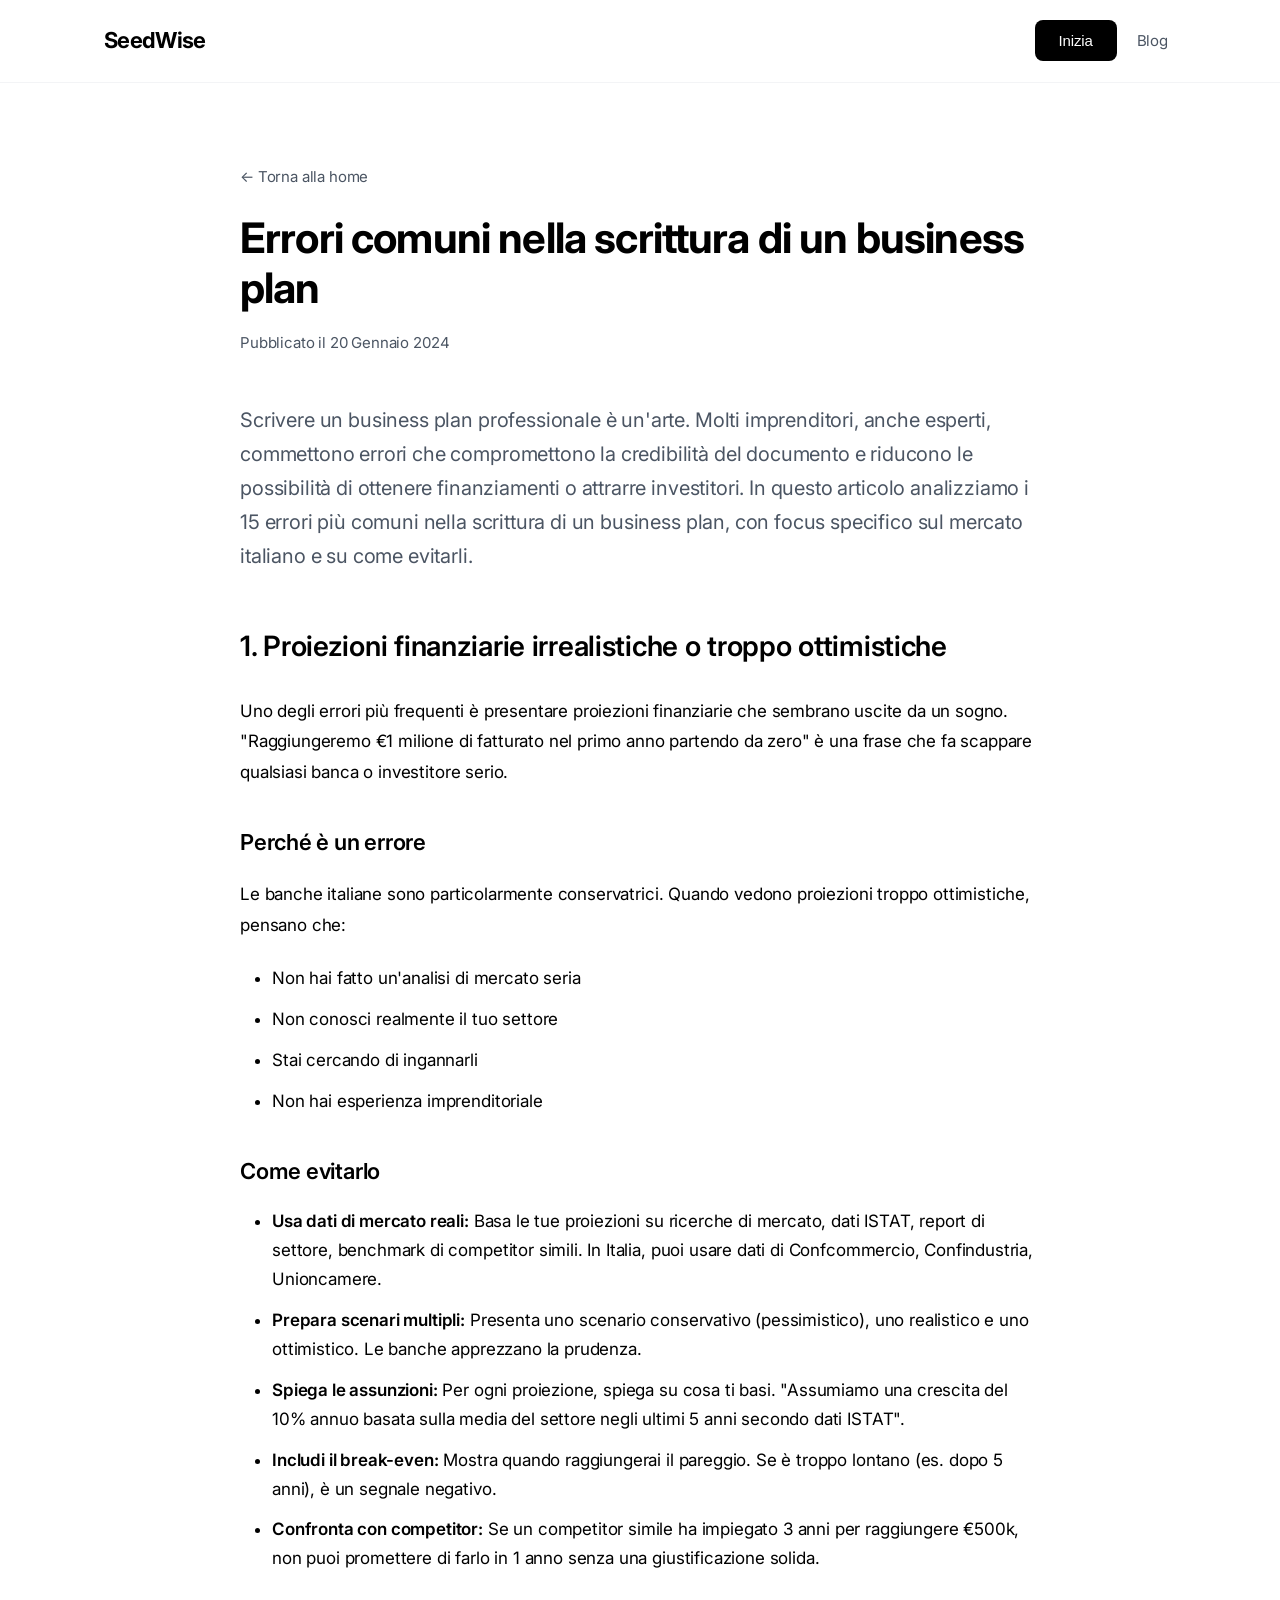
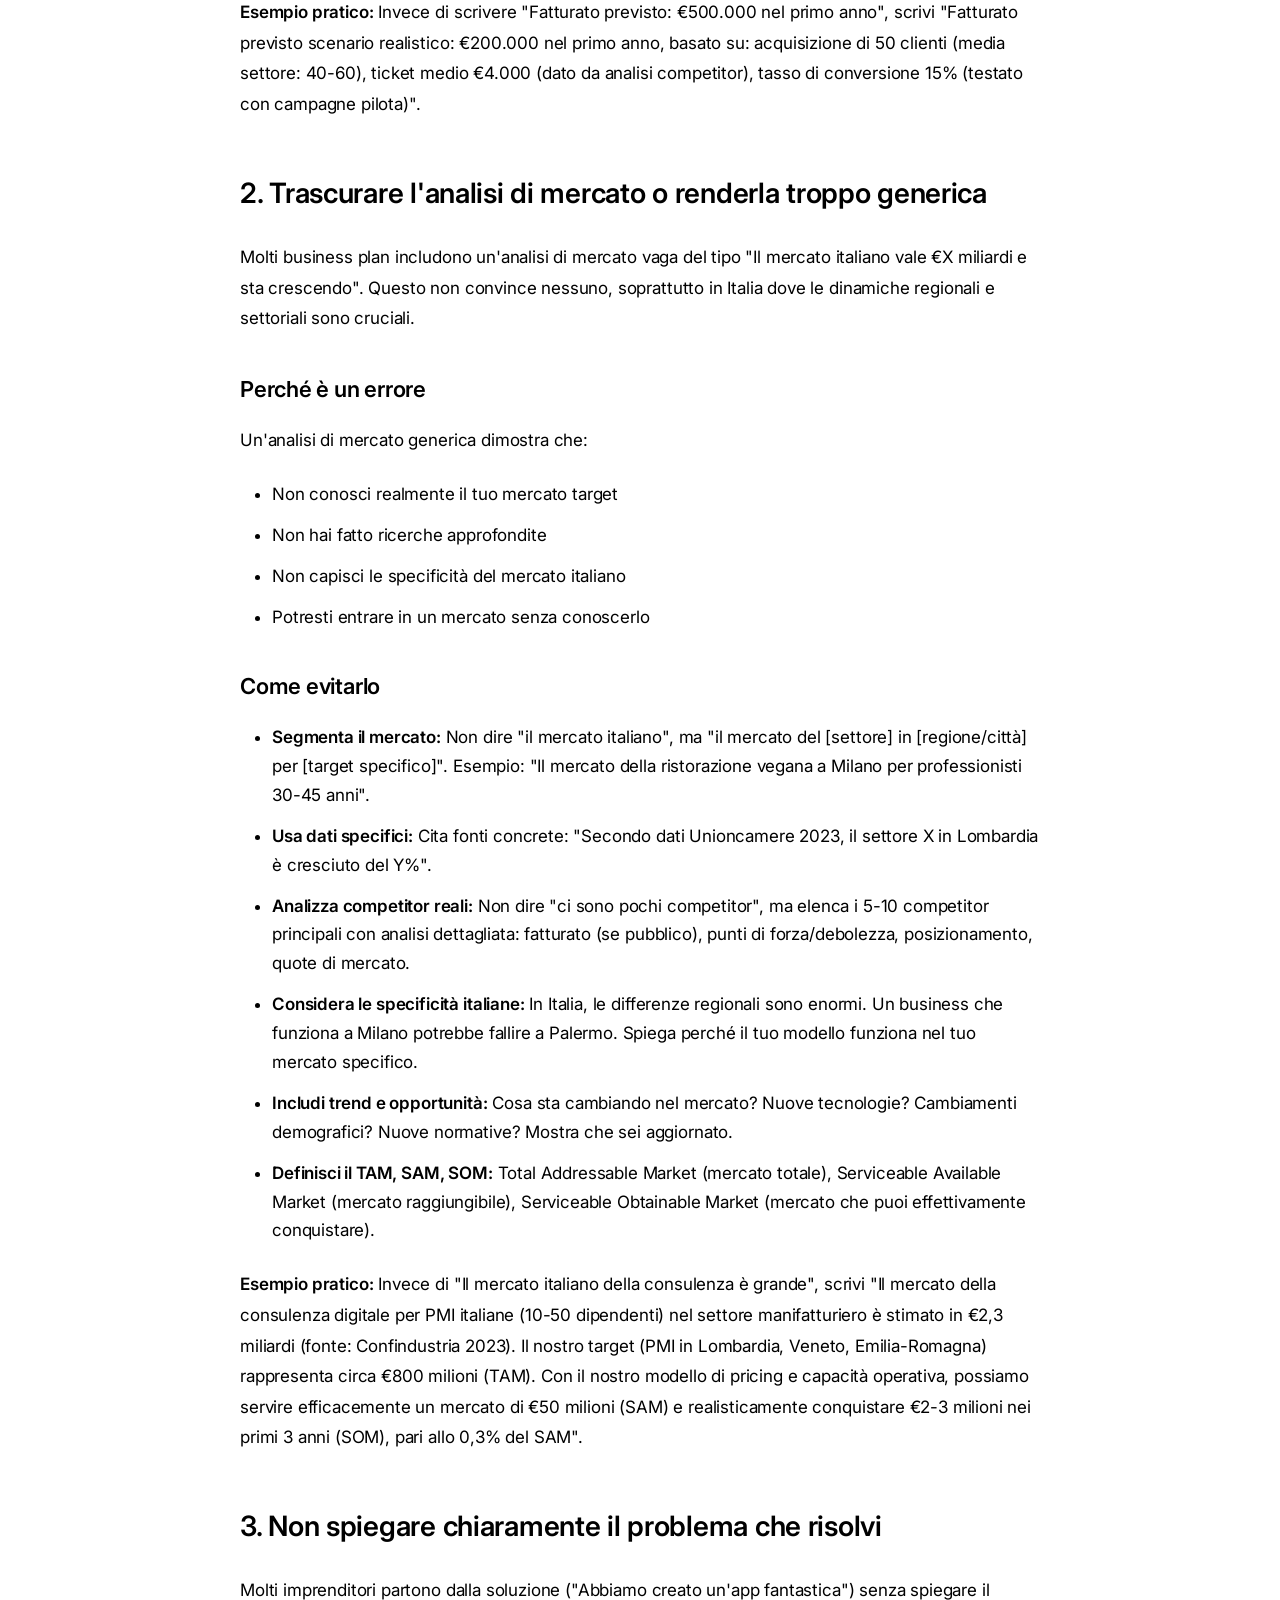
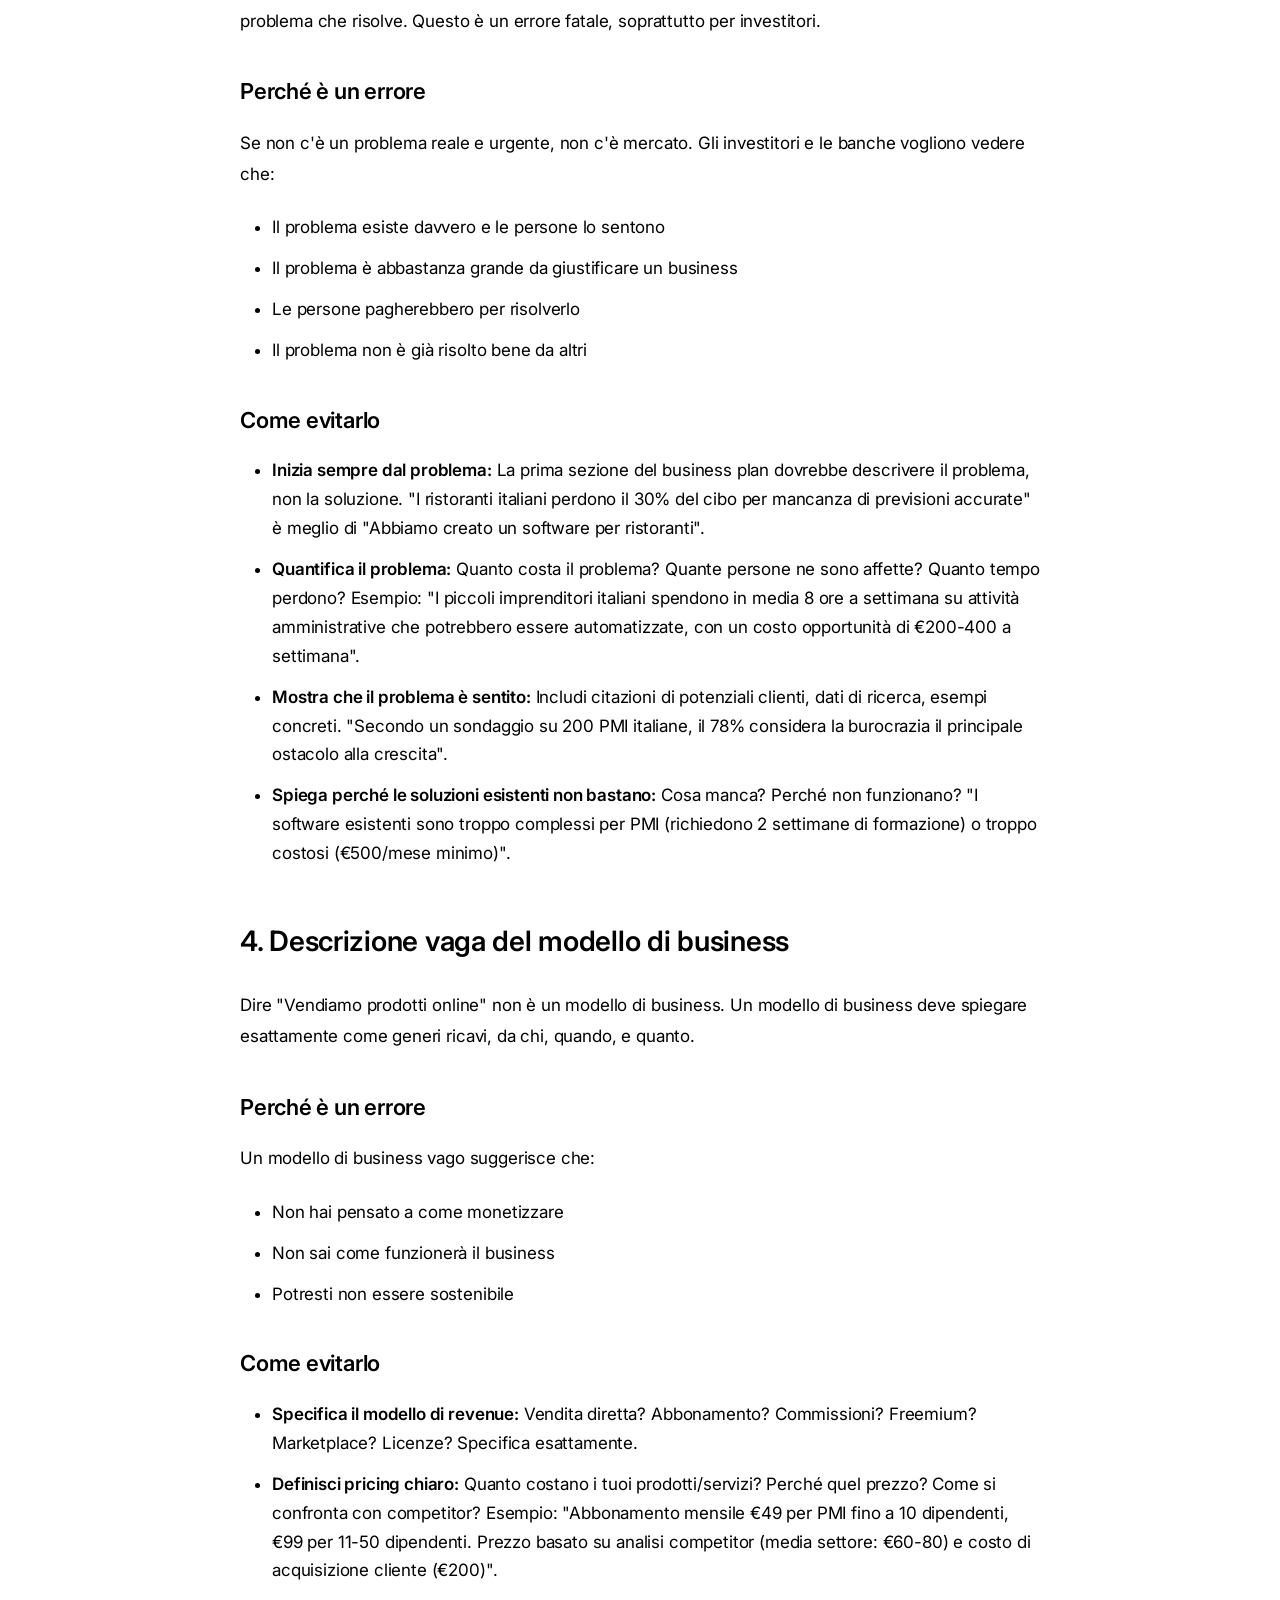
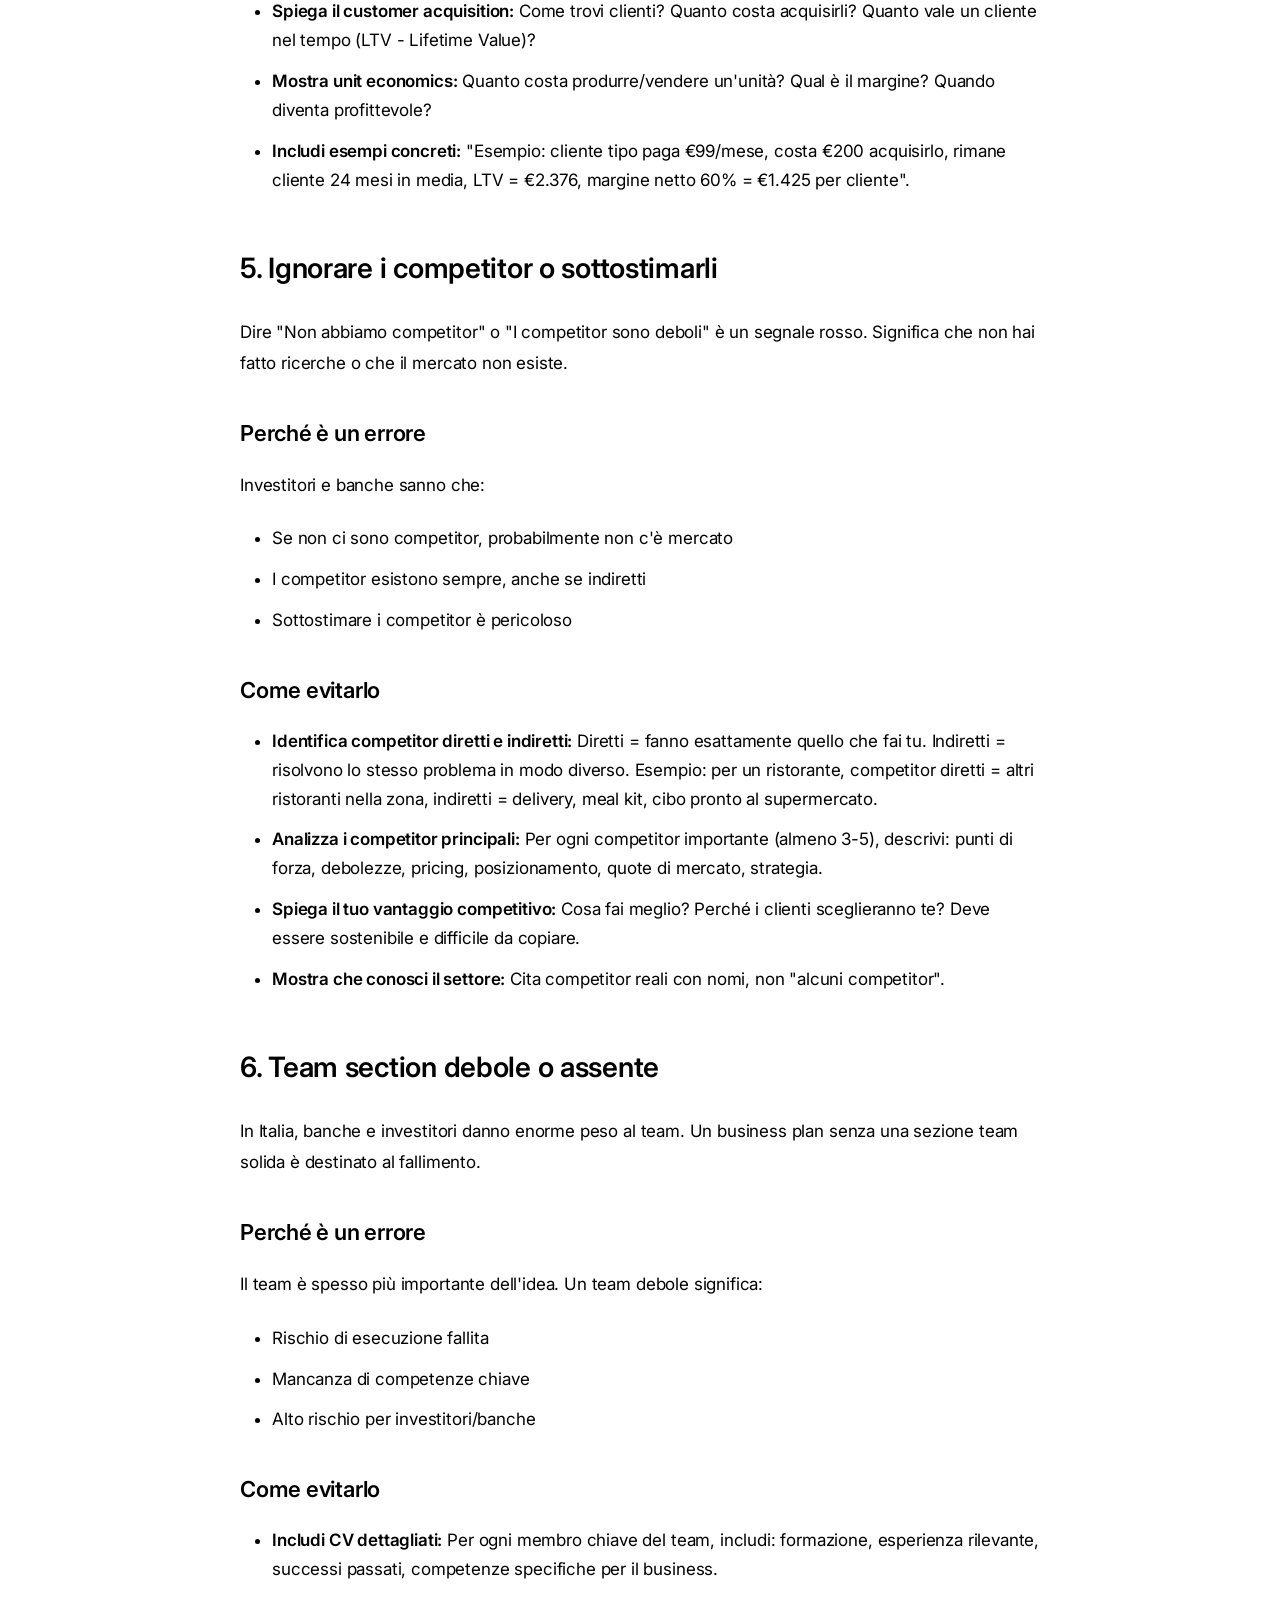
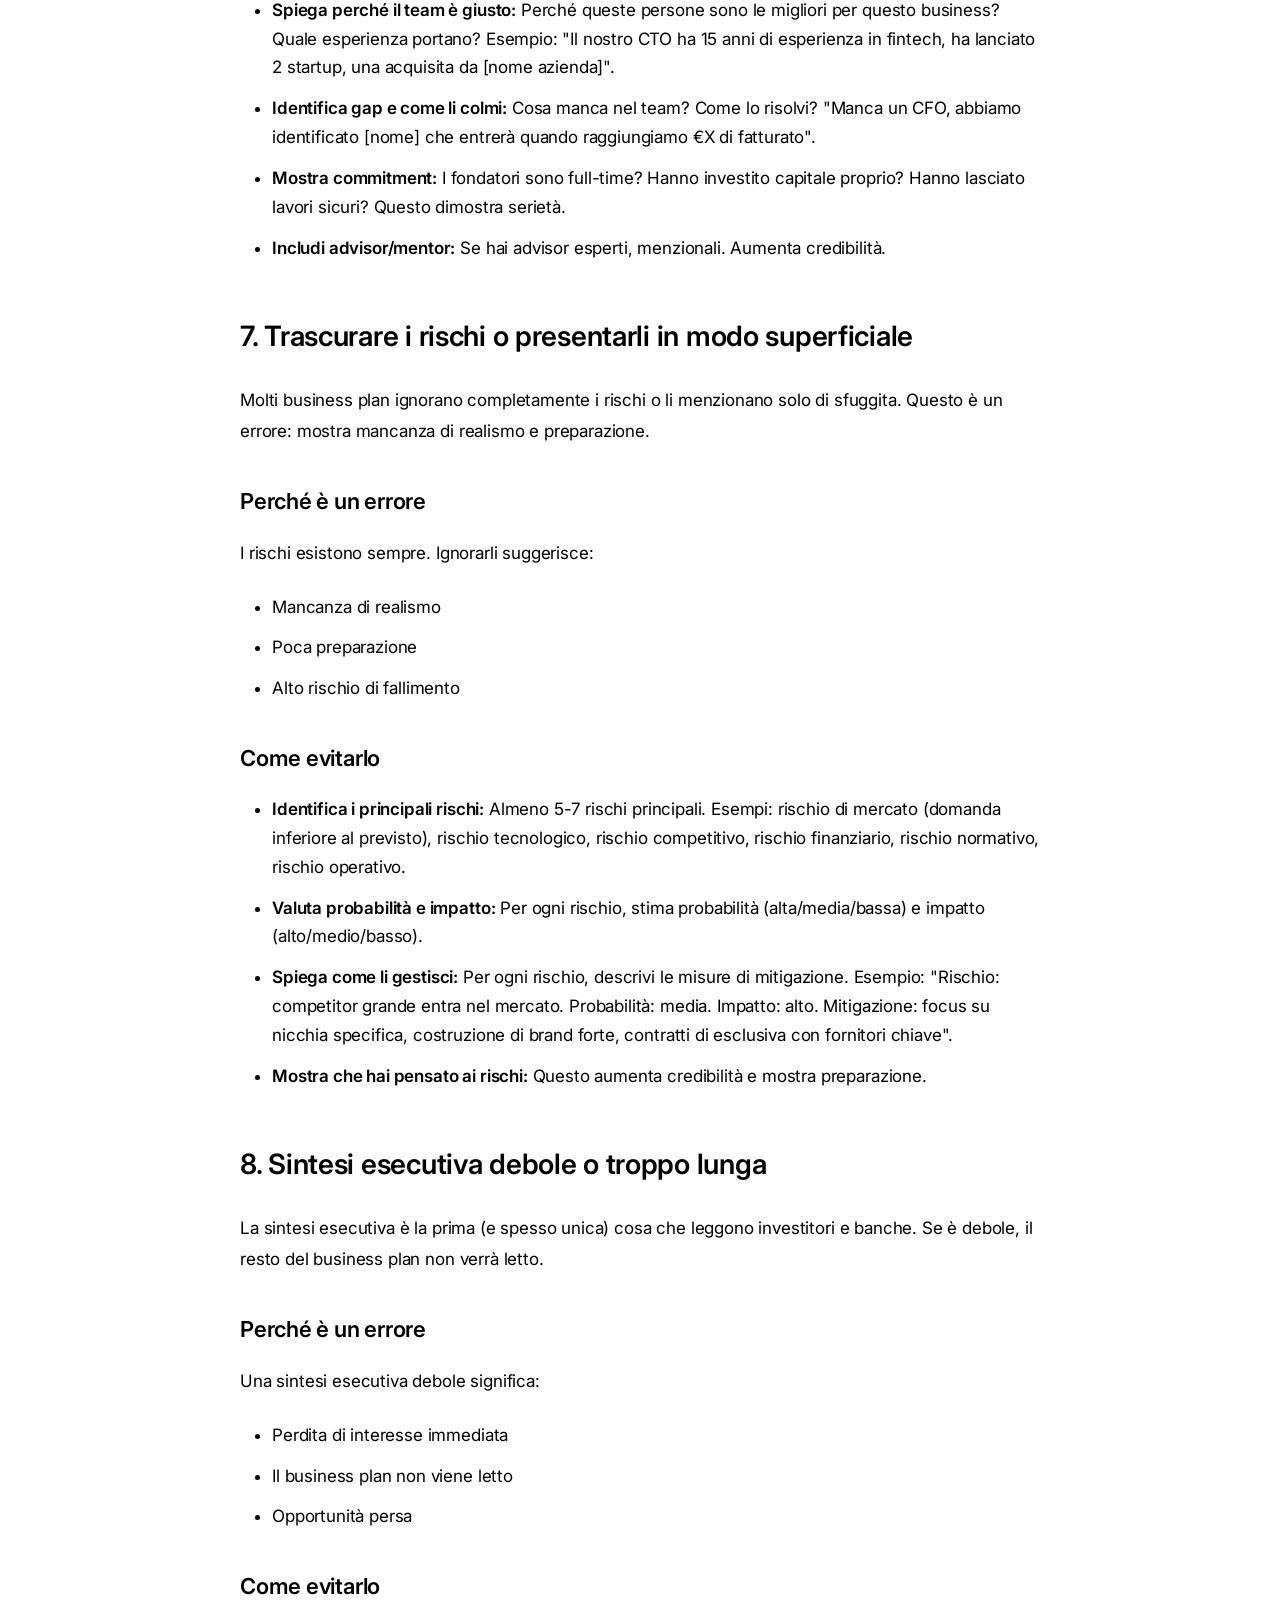
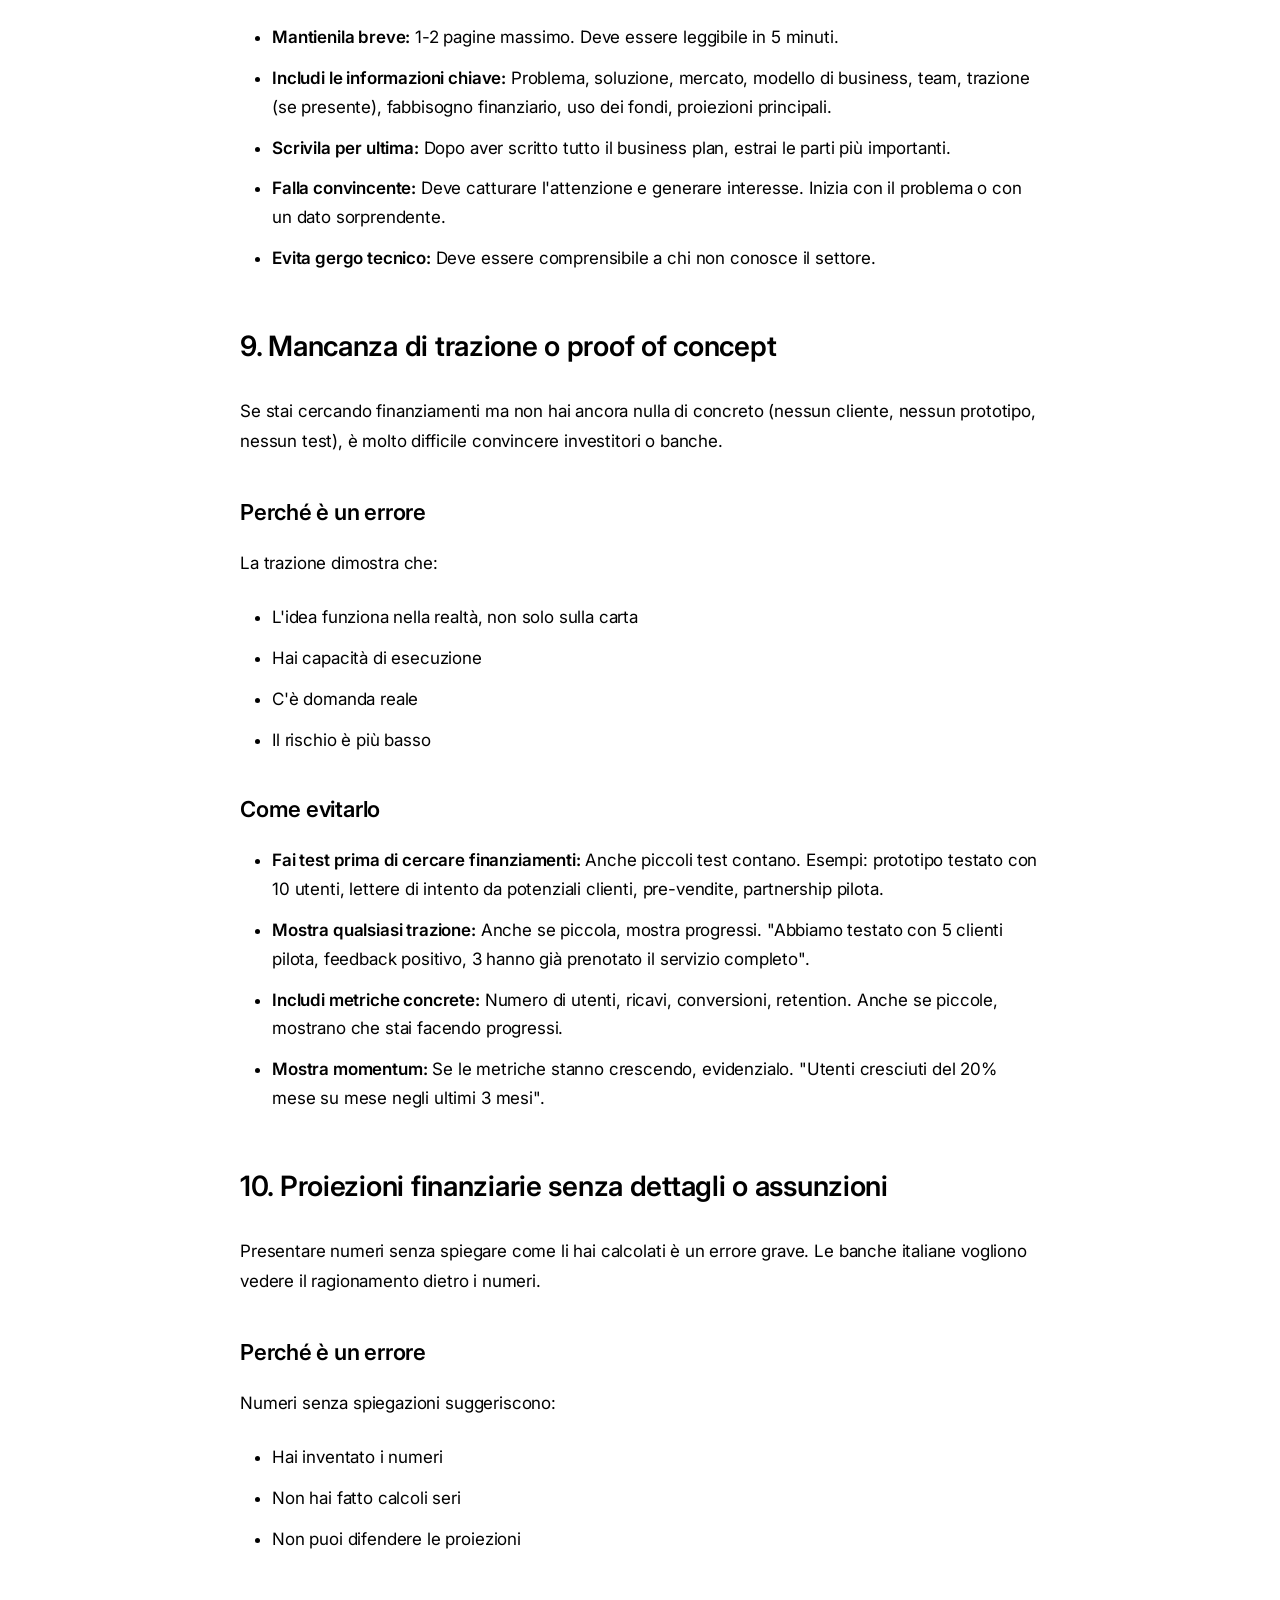
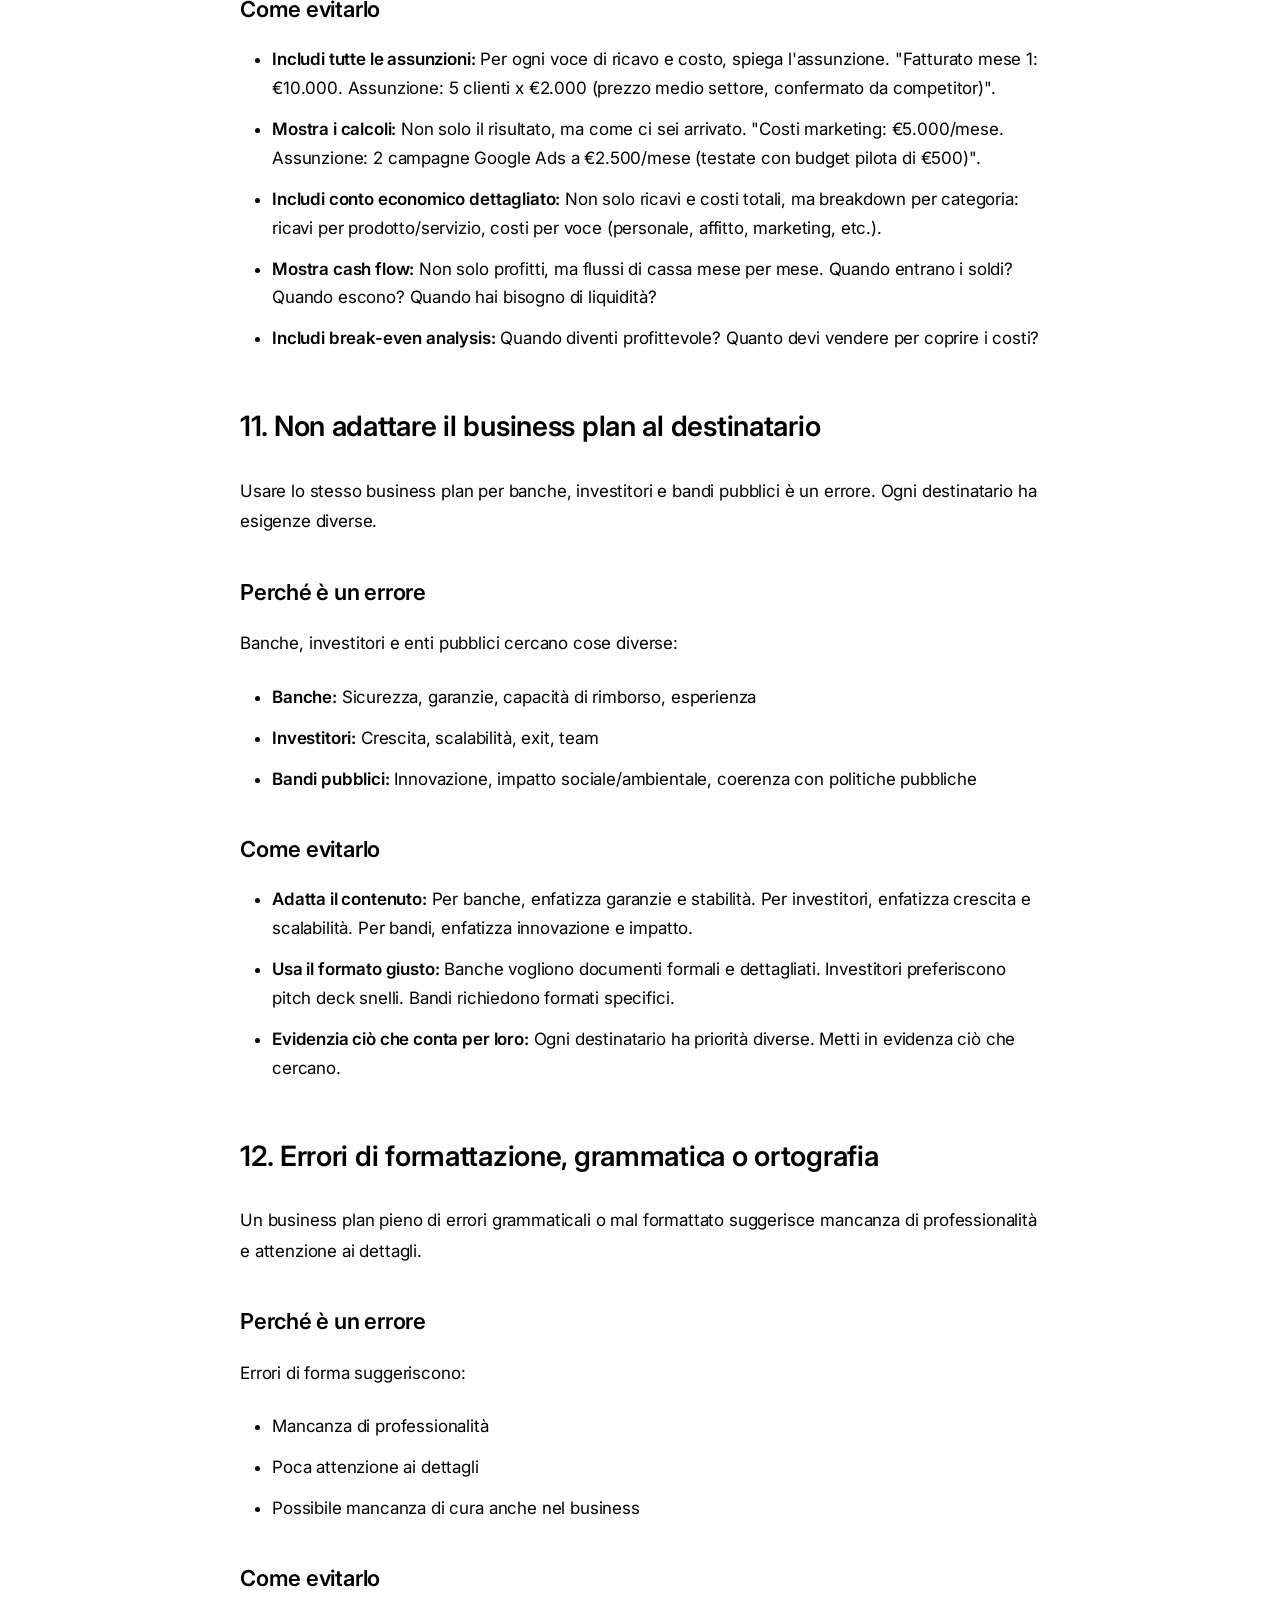
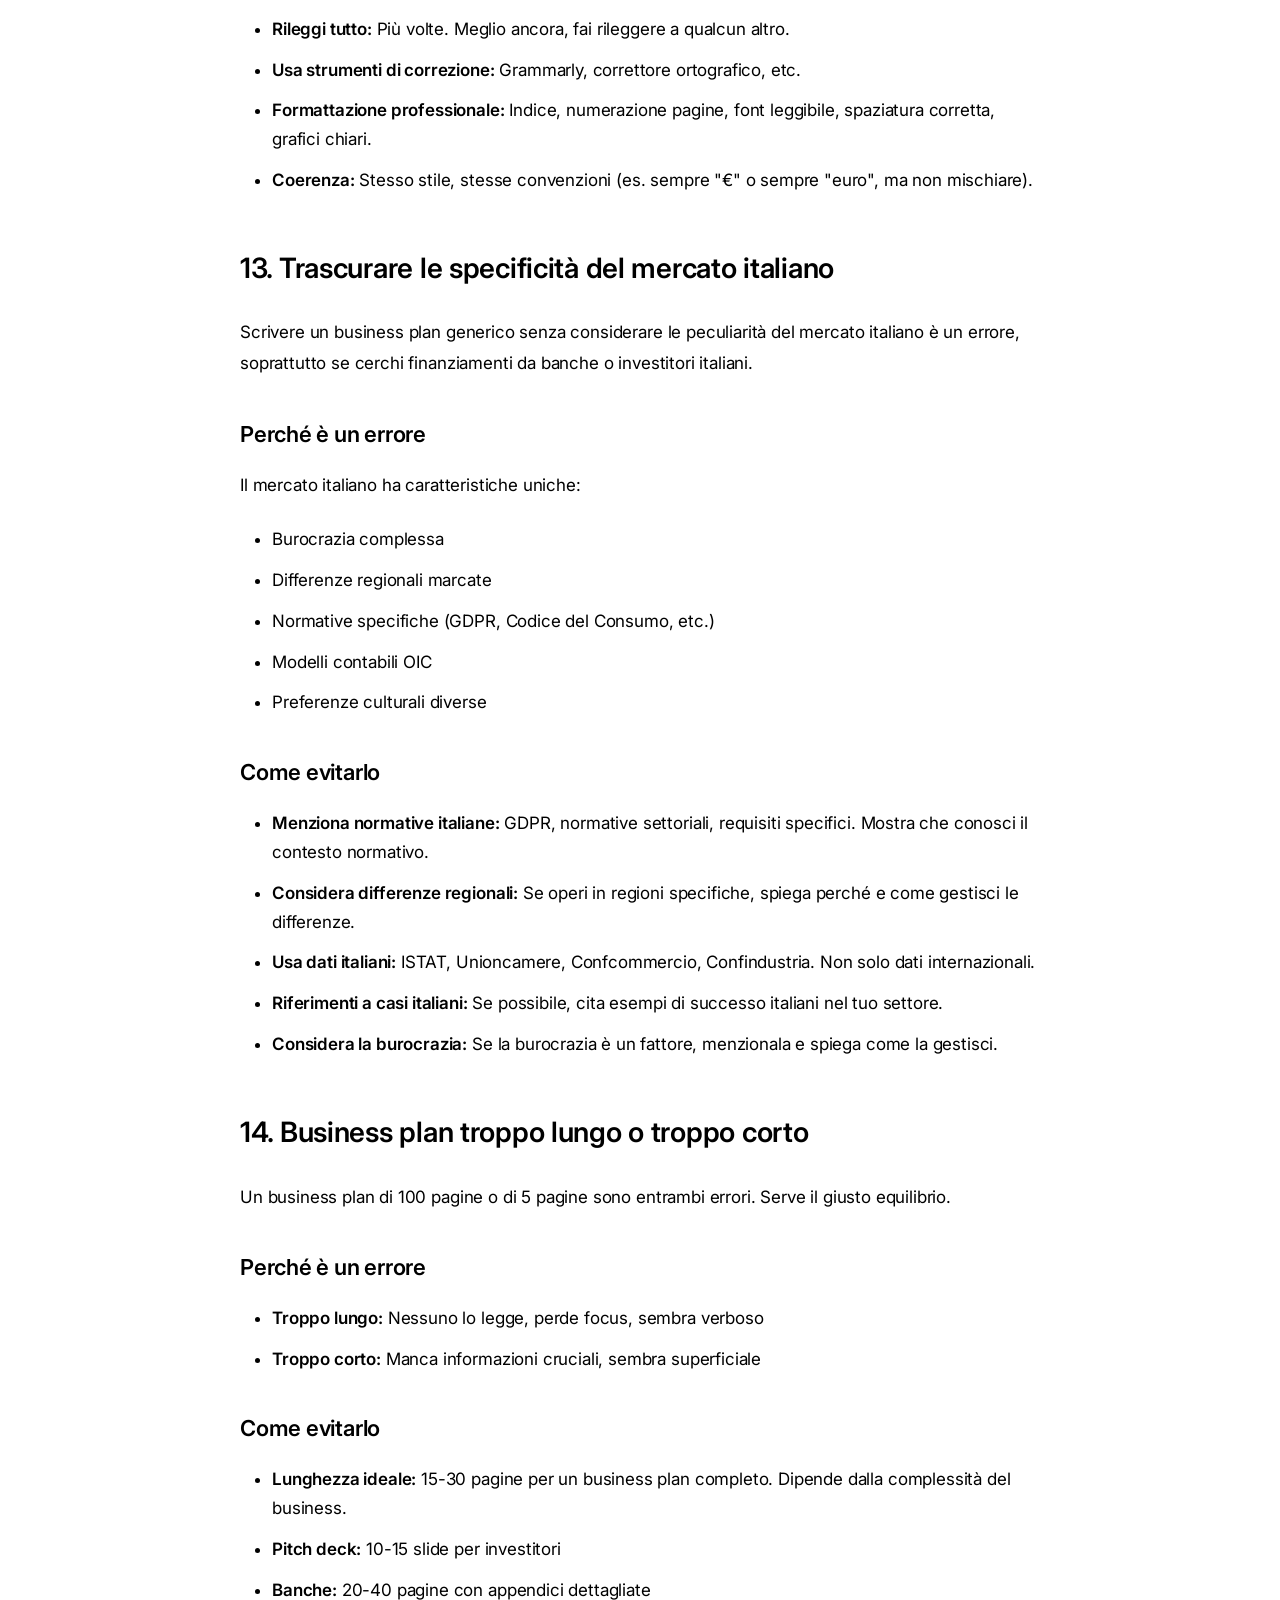
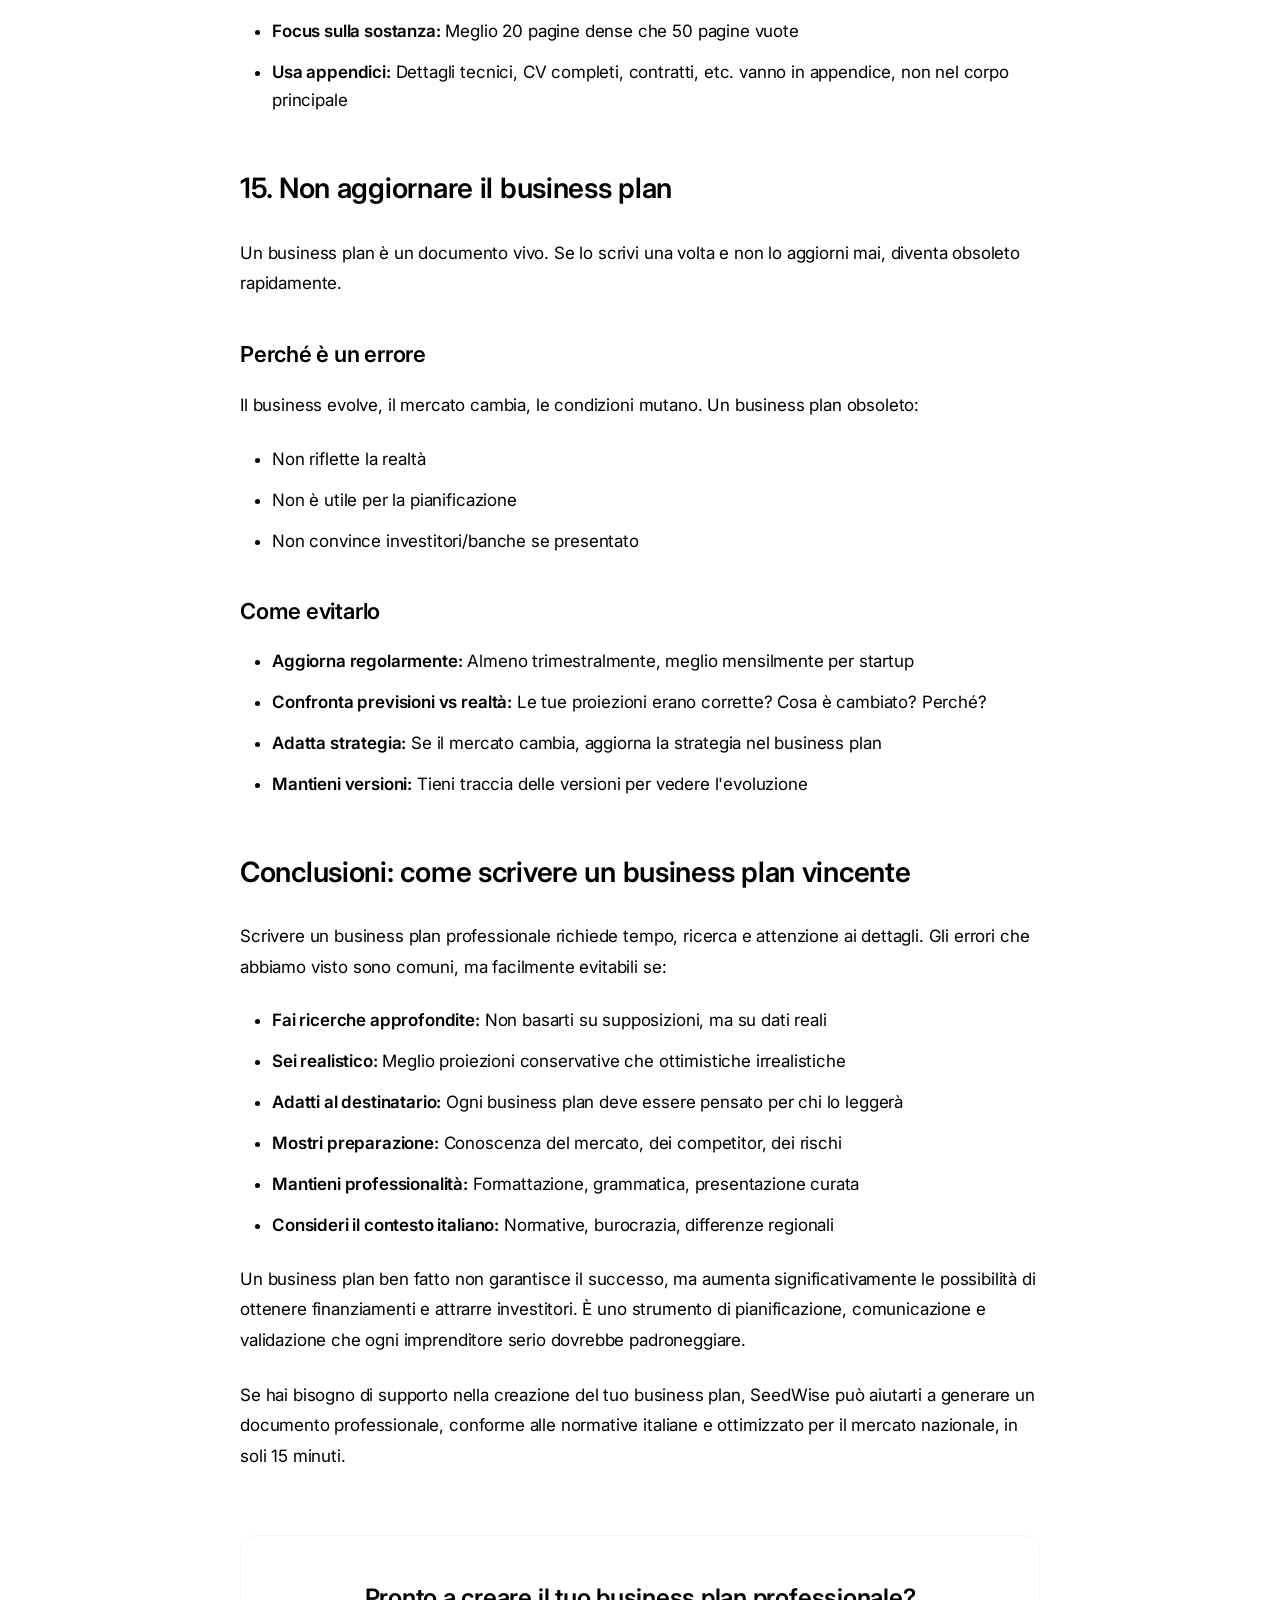
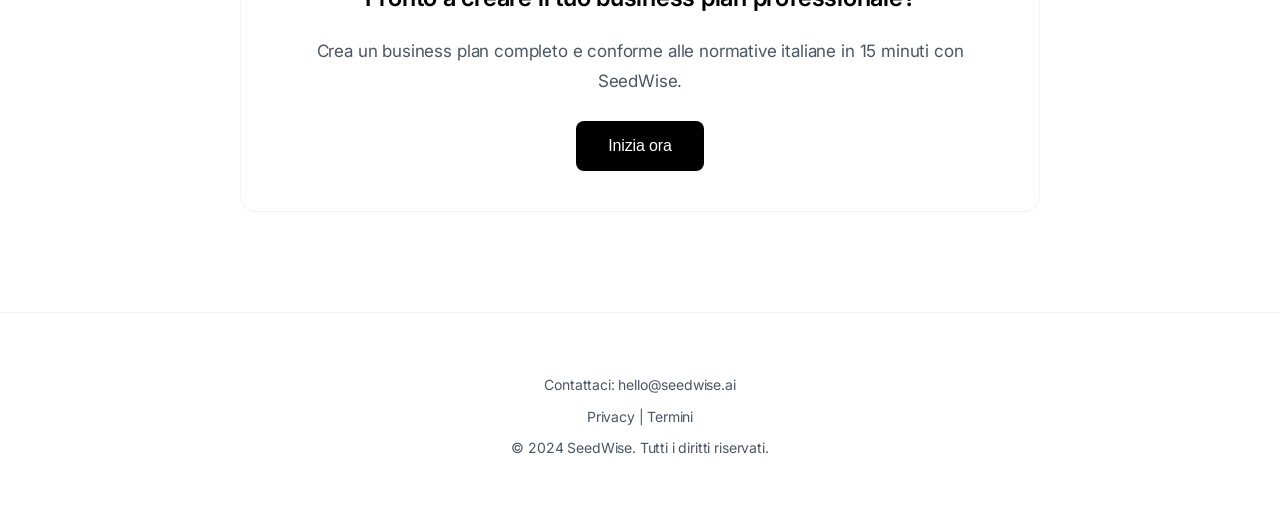
<file: errori-comuni-business-plan.html>
<!DOCTYPE html>
<html lang="it">
<head>
    <meta charset="UTF-8">
    <meta name="viewport" content="width=device-width, initial-scale=1.0">
    <meta name="description" content="Errori comuni nella scrittura di un business plan - Guida completa per evitare i principali sbagli e creare un documento professionale">
    <title>Errori comuni nella scrittura di un business plan - SeedWise</title>
    <link rel="stylesheet" href="styles.css">
    <link rel="preconnect" href="https://fonts.googleapis.com">
    <link rel="preconnect" href="https://fonts.gstatic.com" crossorigin>
    <link href="https://fonts.googleapis.com/css2?family=Inter:wght@300;400;500;600;700;800&display=swap" rel="stylesheet">
</head>
<body>
    <!-- Header -->
    <header class="header">
        <div class="container">
            <div class="header-content">
                <div class="logo"><a href="index.html" style="text-decoration: none; color: inherit;">SeedWise</a></div>
                <nav class="nav">
                    <button class="btn-primary" id="createPlanBtn">Inizia</button>
                    <a href="blog.html" class="btn-link">Blog</a>
                </nav>
            </div>
        </div>
    </header>

    <!-- Article Content -->
    <article class="article-content">
        <div class="container">
            <div class="article-header">
                <a href="index.html" class="back-link">← Torna alla home</a>
                <h1>Errori comuni nella scrittura di un business plan</h1>
                <p class="article-meta">Pubblicato il 20 Gennaio 2024</p>
            </div>

            <div class="article-body">
                <p class="lead">Scrivere un business plan professionale è un'arte. Molti imprenditori, anche esperti, commettono errori che compromettono la credibilità del documento e riducono le possibilità di ottenere finanziamenti o attrarre investitori. In questo articolo analizziamo i 15 errori più comuni nella scrittura di un business plan, con focus specifico sul mercato italiano e su come evitarli.</p>

                <h2>1. Proiezioni finanziarie irrealistiche o troppo ottimistiche</h2>
                <p>Uno degli errori più frequenti è presentare proiezioni finanziarie che sembrano uscite da un sogno. "Raggiungeremo €1 milione di fatturato nel primo anno partendo da zero" è una frase che fa scappare qualsiasi banca o investitore serio.</p>

                <h3>Perché è un errore</h3>
                <p>Le banche italiane sono particolarmente conservatrici. Quando vedono proiezioni troppo ottimistiche, pensano che:</p>
                <ul>
                    <li>Non hai fatto un'analisi di mercato seria</li>
                    <li>Non conosci realmente il tuo settore</li>
                    <li>Stai cercando di ingannarli</li>
                    <li>Non hai esperienza imprenditoriale</li>
                </ul>

                <h3>Come evitarlo</h3>
                <ul>
                    <li><strong>Usa dati di mercato reali:</strong> Basa le tue proiezioni su ricerche di mercato, dati ISTAT, report di settore, benchmark di competitor simili. In Italia, puoi usare dati di Confcommercio, Confindustria, Unioncamere.</li>
                    <li><strong>Prepara scenari multipli:</strong> Presenta uno scenario conservativo (pessimistico), uno realistico e uno ottimistico. Le banche apprezzano la prudenza.</li>
                    <li><strong>Spiega le assunzioni:</strong> Per ogni proiezione, spiega su cosa ti basi. "Assumiamo una crescita del 10% annuo basata sulla media del settore negli ultimi 5 anni secondo dati ISTAT".</li>
                    <li><strong>Includi il break-even:</strong> Mostra quando raggiungerai il pareggio. Se è troppo lontano (es. dopo 5 anni), è un segnale negativo.</li>
                    <li><strong>Confronta con competitor:</strong> Se un competitor simile ha impiegato 3 anni per raggiungere €500k, non puoi promettere di farlo in 1 anno senza una giustificazione solida.</li>
                </ul>

                <p><strong>Esempio pratico:</strong> Invece di scrivere "Fatturato previsto: €500.000 nel primo anno", scrivi "Fatturato previsto scenario realistico: €200.000 nel primo anno, basato su: acquisizione di 50 clienti (media settore: 40-60), ticket medio €4.000 (dato da analisi competitor), tasso di conversione 15% (testato con campagne pilota)".</p>

                <h2>2. Trascurare l'analisi di mercato o renderla troppo generica</h2>
                <p>Molti business plan includono un'analisi di mercato vaga del tipo "Il mercato italiano vale €X miliardi e sta crescendo". Questo non convince nessuno, soprattutto in Italia dove le dinamiche regionali e settoriali sono cruciali.</p>

                <h3>Perché è un errore</h3>
                <p>Un'analisi di mercato generica dimostra che:</p>
                <ul>
                    <li>Non conosci realmente il tuo mercato target</li>
                    <li>Non hai fatto ricerche approfondite</li>
                    <li>Non capisci le specificità del mercato italiano</li>
                    <li>Potresti entrare in un mercato senza conoscerlo</li>
                </ul>

                <h3>Come evitarlo</h3>
                <ul>
                    <li><strong>Segmenta il mercato:</strong> Non dire "il mercato italiano", ma "il mercato del [settore] in [regione/città] per [target specifico]". Esempio: "Il mercato della ristorazione vegana a Milano per professionisti 30-45 anni".</li>
                    <li><strong>Usa dati specifici:</strong> Cita fonti concrete: "Secondo dati Unioncamere 2023, il settore X in Lombardia è cresciuto del Y%".</li>
                    <li><strong>Analizza competitor reali:</strong> Non dire "ci sono pochi competitor", ma elenca i 5-10 competitor principali con analisi dettagliata: fatturato (se pubblico), punti di forza/debolezza, posizionamento, quote di mercato.</li>
                    <li><strong>Considera le specificità italiane:</strong> In Italia, le differenze regionali sono enormi. Un business che funziona a Milano potrebbe fallire a Palermo. Spiega perché il tuo modello funziona nel tuo mercato specifico.</li>
                    <li><strong>Includi trend e opportunità:</strong> Cosa sta cambiando nel mercato? Nuove tecnologie? Cambiamenti demografici? Nuove normative? Mostra che sei aggiornato.</li>
                    <li><strong>Definisci il TAM, SAM, SOM:</strong> Total Addressable Market (mercato totale), Serviceable Available Market (mercato raggiungibile), Serviceable Obtainable Market (mercato che puoi effettivamente conquistare).</li>
                </ul>

                <p><strong>Esempio pratico:</strong> Invece di "Il mercato italiano della consulenza è grande", scrivi "Il mercato della consulenza digitale per PMI italiane (10-50 dipendenti) nel settore manifatturiero è stimato in €2,3 miliardi (fonte: Confindustria 2023). Il nostro target (PMI in Lombardia, Veneto, Emilia-Romagna) rappresenta circa €800 milioni (TAM). Con il nostro modello di pricing e capacità operativa, possiamo servire efficacemente un mercato di €50 milioni (SAM) e realisticamente conquistare €2-3 milioni nei primi 3 anni (SOM), pari allo 0,3% del SAM".</p>

                <h2>3. Non spiegare chiaramente il problema che risolvi</h2>
                <p>Molti imprenditori partono dalla soluzione ("Abbiamo creato un'app fantastica") senza spiegare il problema che risolve. Questo è un errore fatale, soprattutto per investitori.</p>

                <h3>Perché è un errore</h3>
                <p>Se non c'è un problema reale e urgente, non c'è mercato. Gli investitori e le banche vogliono vedere che:</p>
                <ul>
                    <li>Il problema esiste davvero e le persone lo sentono</li>
                    <li>Il problema è abbastanza grande da giustificare un business</li>
                    <li>Le persone pagherebbero per risolverlo</li>
                    <li>Il problema non è già risolto bene da altri</li>
                </ul>

                <h3>Come evitarlo</h3>
                <ul>
                    <li><strong>Inizia sempre dal problema:</strong> La prima sezione del business plan dovrebbe descrivere il problema, non la soluzione. "I ristoranti italiani perdono il 30% del cibo per mancanza di previsioni accurate" è meglio di "Abbiamo creato un software per ristoranti".</li>
                    <li><strong>Quantifica il problema:</strong> Quanto costa il problema? Quante persone ne sono affette? Quanto tempo perdono? Esempio: "I piccoli imprenditori italiani spendono in media 8 ore a settimana su attività amministrative che potrebbero essere automatizzate, con un costo opportunità di €200-400 a settimana".</li>
                    <li><strong>Mostra che il problema è sentito:</strong> Includi citazioni di potenziali clienti, dati di ricerca, esempi concreti. "Secondo un sondaggio su 200 PMI italiane, il 78% considera la burocrazia il principale ostacolo alla crescita".</li>
                    <li><strong>Spiega perché le soluzioni esistenti non bastano:</strong> Cosa manca? Perché non funzionano? "I software esistenti sono troppo complessi per PMI (richiedono 2 settimane di formazione) o troppo costosi (€500/mese minimo)".</li>
                </ul>

                <h2>4. Descrizione vaga del modello di business</h2>
                <p>Dire "Vendiamo prodotti online" non è un modello di business. Un modello di business deve spiegare esattamente come generi ricavi, da chi, quando, e quanto.</p>

                <h3>Perché è un errore</h3>
                <p>Un modello di business vago suggerisce che:</p>
                <ul>
                    <li>Non hai pensato a come monetizzare</li>
                    <li>Non sai come funzionerà il business</li>
                    <li>Potresti non essere sostenibile</li>
                </ul>

                <h3>Come evitarlo</h3>
                <ul>
                    <li><strong>Specifica il modello di revenue:</strong> Vendita diretta? Abbonamento? Commissioni? Freemium? Marketplace? Licenze? Specifica esattamente.</li>
                    <li><strong>Definisci pricing chiaro:</strong> Quanto costano i tuoi prodotti/servizi? Perché quel prezzo? Come si confronta con competitor? Esempio: "Abbonamento mensile €49 per PMI fino a 10 dipendenti, €99 per 11-50 dipendenti. Prezzo basato su analisi competitor (media settore: €60-80) e costo di acquisizione cliente (€200)".</li>
                    <li><strong>Spiega il customer acquisition:</strong> Come trovi clienti? Quanto costa acquisirli? Quanto vale un cliente nel tempo (LTV - Lifetime Value)?</li>
                    <li><strong>Mostra unit economics:</strong> Quanto costa produrre/vendere un'unità? Qual è il margine? Quando diventa profittevole?</li>
                    <li><strong>Includi esempi concreti:</strong> "Esempio: cliente tipo paga €99/mese, costa €200 acquisirlo, rimane cliente 24 mesi in media, LTV = €2.376, margine netto 60% = €1.425 per cliente".</li>
                </ul>

                <h2>5. Ignorare i competitor o sottostimarli</h2>
                <p>Dire "Non abbiamo competitor" o "I competitor sono deboli" è un segnale rosso. Significa che non hai fatto ricerche o che il mercato non esiste.</p>

                <h3>Perché è un errore</h3>
                <p>Investitori e banche sanno che:</p>
                <ul>
                    <li>Se non ci sono competitor, probabilmente non c'è mercato</li>
                    <li>I competitor esistono sempre, anche se indiretti</li>
                    <li>Sottostimare i competitor è pericoloso</li>
                </ul>

                <h3>Come evitarlo</h3>
                <ul>
                    <li><strong>Identifica competitor diretti e indiretti:</strong> Diretti = fanno esattamente quello che fai tu. Indiretti = risolvono lo stesso problema in modo diverso. Esempio: per un ristorante, competitor diretti = altri ristoranti nella zona, indiretti = delivery, meal kit, cibo pronto al supermercato.</li>
                    <li><strong>Analizza i competitor principali:</strong> Per ogni competitor importante (almeno 3-5), descrivi: punti di forza, debolezze, pricing, posizionamento, quote di mercato, strategia.</li>
                    <li><strong>Spiega il tuo vantaggio competitivo:</strong> Cosa fai meglio? Perché i clienti sceglieranno te? Deve essere sostenibile e difficile da copiare.</li>
                    <li><strong>Mostra che conosci il settore:</strong> Cita competitor reali con nomi, non "alcuni competitor".</li>
                </ul>

                <h2>6. Team section debole o assente</h2>
                <p>In Italia, banche e investitori danno enorme peso al team. Un business plan senza una sezione team solida è destinato al fallimento.</p>

                <h3>Perché è un errore</h3>
                <p>Il team è spesso più importante dell'idea. Un team debole significa:</p>
                <ul>
                    <li>Rischio di esecuzione fallita</li>
                    <li>Mancanza di competenze chiave</li>
                    <li>Alto rischio per investitori/banche</li>
                </ul>

                <h3>Come evitarlo</h3>
                <ul>
                    <li><strong>Includi CV dettagliati:</strong> Per ogni membro chiave del team, includi: formazione, esperienza rilevante, successi passati, competenze specifiche per il business.</li>
                    <li><strong>Spiega perché il team è giusto:</strong> Perché queste persone sono le migliori per questo business? Quale esperienza portano? Esempio: "Il nostro CTO ha 15 anni di esperienza in fintech, ha lanciato 2 startup, una acquisita da [nome azienda]".</li>
                    <li><strong>Identifica gap e come li colmi:</strong> Cosa manca nel team? Come lo risolvi? "Manca un CFO, abbiamo identificato [nome] che entrerà quando raggiungiamo €X di fatturato".</li>
                    <li><strong>Mostra commitment:</strong> I fondatori sono full-time? Hanno investito capitale proprio? Hanno lasciato lavori sicuri? Questo dimostra serietà.</li>
                    <li><strong>Includi advisor/mentor:</strong> Se hai advisor esperti, menzionali. Aumenta credibilità.</li>
                </ul>

                <h2>7. Trascurare i rischi o presentarli in modo superficiale</h2>
                <p>Molti business plan ignorano completamente i rischi o li menzionano solo di sfuggita. Questo è un errore: mostra mancanza di realismo e preparazione.</p>

                <h3>Perché è un errore</h3>
                <p>I rischi esistono sempre. Ignorarli suggerisce:</p>
                <ul>
                    <li>Mancanza di realismo</li>
                    <li>Poca preparazione</li>
                    <li>Alto rischio di fallimento</li>
                </ul>

                <h3>Come evitarlo</h3>
                <ul>
                    <li><strong>Identifica i principali rischi:</strong> Almeno 5-7 rischi principali. Esempi: rischio di mercato (domanda inferiore al previsto), rischio tecnologico, rischio competitivo, rischio finanziario, rischio normativo, rischio operativo.</li>
                    <li><strong>Valuta probabilità e impatto:</strong> Per ogni rischio, stima probabilità (alta/media/bassa) e impatto (alto/medio/basso).</li>
                    <li><strong>Spiega come li gestisci:</strong> Per ogni rischio, descrivi le misure di mitigazione. Esempio: "Rischio: competitor grande entra nel mercato. Probabilità: media. Impatto: alto. Mitigazione: focus su nicchia specifica, costruzione di brand forte, contratti di esclusiva con fornitori chiave".</li>
                    <li><strong>Mostra che hai pensato ai rischi:</strong> Questo aumenta credibilità e mostra preparazione.</li>
                </ul>

                <h2>8. Sintesi esecutiva debole o troppo lunga</h2>
                <p>La sintesi esecutiva è la prima (e spesso unica) cosa che leggono investitori e banche. Se è debole, il resto del business plan non verrà letto.</p>

                <h3>Perché è un errore</h3>
                <p>Una sintesi esecutiva debole significa:</p>
                <ul>
                    <li>Perdita di interesse immediata</li>
                    <li>Il business plan non viene letto</li>
                    <li>Opportunità persa</li>
                </ul>

                <h3>Come evitarlo</h3>
                <ul>
                    <li><strong>Mantienila breve:</strong> 1-2 pagine massimo. Deve essere leggibile in 5 minuti.</li>
                    <li><strong>Includi le informazioni chiave:</strong> Problema, soluzione, mercato, modello di business, team, trazione (se presente), fabbisogno finanziario, uso dei fondi, proiezioni principali.</li>
                    <li><strong>Scrivila per ultima:</strong> Dopo aver scritto tutto il business plan, estrai le parti più importanti.</li>
                    <li><strong>Falla convincente:</strong> Deve catturare l'attenzione e generare interesse. Inizia con il problema o con un dato sorprendente.</li>
                    <li><strong>Evita gergo tecnico:</strong> Deve essere comprensibile a chi non conosce il settore.</li>
                </ul>

                <h2>9. Mancanza di trazione o proof of concept</h2>
                <p>Se stai cercando finanziamenti ma non hai ancora nulla di concreto (nessun cliente, nessun prototipo, nessun test), è molto difficile convincere investitori o banche.</p>

                <h3>Perché è un errore</h3>
                <p>La trazione dimostra che:</p>
                <ul>
                    <li>L'idea funziona nella realtà, non solo sulla carta</li>
                    <li>Hai capacità di esecuzione</li>
                    <li>C'è domanda reale</li>
                    <li>Il rischio è più basso</li>
                </ul>

                <h3>Come evitarlo</h3>
                <ul>
                    <li><strong>Fai test prima di cercare finanziamenti:</strong> Anche piccoli test contano. Esempi: prototipo testato con 10 utenti, lettere di intento da potenziali clienti, pre-vendite, partnership pilota.</li>
                    <li><strong>Mostra qualsiasi trazione:</strong> Anche se piccola, mostra progressi. "Abbiamo testato con 5 clienti pilota, feedback positivo, 3 hanno già prenotato il servizio completo".</li>
                    <li><strong>Includi metriche concrete:</strong> Numero di utenti, ricavi, conversioni, retention. Anche se piccole, mostrano che stai facendo progressi.</li>
                    <li><strong>Mostra momentum:</strong> Se le metriche stanno crescendo, evidenzialo. "Utenti cresciuti del 20% mese su mese negli ultimi 3 mesi".</li>
                </ul>

                <h2>10. Proiezioni finanziarie senza dettagli o assunzioni</h2>
                <p>Presentare numeri senza spiegare come li hai calcolati è un errore grave. Le banche italiane vogliono vedere il ragionamento dietro i numeri.</p>

                <h3>Perché è un errore</h3>
                <p>Numeri senza spiegazioni suggeriscono:</p>
                <ul>
                    <li>Hai inventato i numeri</li>
                    <li>Non hai fatto calcoli seri</li>
                    <li>Non puoi difendere le proiezioni</li>
                </ul>

                <h3>Come evitarlo</h3>
                <ul>
                    <li><strong>Includi tutte le assunzioni:</strong> Per ogni voce di ricavo e costo, spiega l'assunzione. "Fatturato mese 1: €10.000. Assunzione: 5 clienti x €2.000 (prezzo medio settore, confermato da competitor)".</li>
                    <li><strong>Mostra i calcoli:</strong> Non solo il risultato, ma come ci sei arrivato. "Costi marketing: €5.000/mese. Assunzione: 2 campagne Google Ads a €2.500/mese (testate con budget pilota di €500)".</li>
                    <li><strong>Includi conto economico dettagliato:</strong> Non solo ricavi e costi totali, ma breakdown per categoria: ricavi per prodotto/servizio, costi per voce (personale, affitto, marketing, etc.).</li>
                    <li><strong>Mostra cash flow:</strong> Non solo profitti, ma flussi di cassa mese per mese. Quando entrano i soldi? Quando escono? Quando hai bisogno di liquidità?</li>
                    <li><strong>Includi break-even analysis:</strong> Quando diventi profittevole? Quanto devi vendere per coprire i costi?</li>
                </ul>

                <h2>11. Non adattare il business plan al destinatario</h2>
                <p>Usare lo stesso business plan per banche, investitori e bandi pubblici è un errore. Ogni destinatario ha esigenze diverse.</p>

                <h3>Perché è un errore</h3>
                <p>Banche, investitori e enti pubblici cercano cose diverse:</p>
                <ul>
                    <li><strong>Banche:</strong> Sicurezza, garanzie, capacità di rimborso, esperienza</li>
                    <li><strong>Investitori:</strong> Crescita, scalabilità, exit, team</li>
                    <li><strong>Bandi pubblici:</strong> Innovazione, impatto sociale/ambientale, coerenza con politiche pubbliche</li>
                </ul>

                <h3>Come evitarlo</h3>
                <ul>
                    <li><strong>Adatta il contenuto:</strong> Per banche, enfatizza garanzie e stabilità. Per investitori, enfatizza crescita e scalabilità. Per bandi, enfatizza innovazione e impatto.</li>
                    <li><strong>Usa il formato giusto:</strong> Banche vogliono documenti formali e dettagliati. Investitori preferiscono pitch deck snelli. Bandi richiedono formati specifici.</li>
                    <li><strong>Evidenzia ciò che conta per loro:</strong> Ogni destinatario ha priorità diverse. Metti in evidenza ciò che cercano.</li>
                </ul>

                <h2>12. Errori di formattazione, grammatica o ortografia</h2>
                <p>Un business plan pieno di errori grammaticali o mal formattato suggerisce mancanza di professionalità e attenzione ai dettagli.</p>

                <h3>Perché è un errore</h3>
                <p>Errori di forma suggeriscono:</p>
                <ul>
                    <li>Mancanza di professionalità</li>
                    <li>Poca attenzione ai dettagli</li>
                    <li>Possibile mancanza di cura anche nel business</li>
                </ul>

                <h3>Come evitarlo</h3>
                <ul>
                    <li><strong>Rileggi tutto:</strong> Più volte. Meglio ancora, fai rileggere a qualcun altro.</li>
                    <li><strong>Usa strumenti di correzione:</strong> Grammarly, correttore ortografico, etc.</li>
                    <li><strong>Formattazione professionale:</strong> Indice, numerazione pagine, font leggibile, spaziatura corretta, grafici chiari.</li>
                    <li><strong>Coerenza:</strong> Stesso stile, stesse convenzioni (es. sempre "€" o sempre "euro", ma non mischiare).</li>
                </ul>

                <h2>13. Trascurare le specificità del mercato italiano</h2>
                <p>Scrivere un business plan generico senza considerare le peculiarità del mercato italiano è un errore, soprattutto se cerchi finanziamenti da banche o investitori italiani.</p>

                <h3>Perché è un errore</h3>
                <p>Il mercato italiano ha caratteristiche uniche:</p>
                <ul>
                    <li>Burocrazia complessa</li>
                    <li>Differenze regionali marcate</li>
                    <li>Normative specifiche (GDPR, Codice del Consumo, etc.)</li>
                    <li>Modelli contabili OIC</li>
                    <li>Preferenze culturali diverse</li>
                </ul>

                <h3>Come evitarlo</h3>
                <ul>
                    <li><strong>Menziona normative italiane:</strong> GDPR, normative settoriali, requisiti specifici. Mostra che conosci il contesto normativo.</li>
                    <li><strong>Considera differenze regionali:</strong> Se operi in regioni specifiche, spiega perché e come gestisci le differenze.</li>
                    <li><strong>Usa dati italiani:</strong> ISTAT, Unioncamere, Confcommercio, Confindustria. Non solo dati internazionali.</li>
                    <li><strong>Riferimenti a casi italiani:</strong> Se possibile, cita esempi di successo italiani nel tuo settore.</li>
                    <li><strong>Considera la burocrazia:</strong> Se la burocrazia è un fattore, menzionala e spiega come la gestisci.</li>
                </ul>

                <h2>14. Business plan troppo lungo o troppo corto</h2>
                <p>Un business plan di 100 pagine o di 5 pagine sono entrambi errori. Serve il giusto equilibrio.</p>

                <h3>Perché è un errore</h3>
                <ul>
                    <li><strong>Troppo lungo:</strong> Nessuno lo legge, perde focus, sembra verboso</li>
                    <li><strong>Troppo corto:</strong> Manca informazioni cruciali, sembra superficiale</li>
                </ul>

                <h3>Come evitarlo</h3>
                <ul>
                    <li><strong>Lunghezza ideale:</strong> 15-30 pagine per un business plan completo. Dipende dalla complessità del business.</li>
                    <li><strong>Pitch deck:</strong> 10-15 slide per investitori</li>
                    <li><strong>Banche:</strong> 20-40 pagine con appendici dettagliate</li>
                    <li><strong>Focus sulla sostanza:</strong> Meglio 20 pagine dense che 50 pagine vuote</li>
                    <li><strong>Usa appendici:</strong> Dettagli tecnici, CV completi, contratti, etc. vanno in appendice, non nel corpo principale</li>
                </ul>

                <h2>15. Non aggiornare il business plan</h2>
                <p>Un business plan è un documento vivo. Se lo scrivi una volta e non lo aggiorni mai, diventa obsoleto rapidamente.</p>

                <h3>Perché è un errore</h3>
                <p>Il business evolve, il mercato cambia, le condizioni mutano. Un business plan obsoleto:</p>
                <ul>
                    <li>Non riflette la realtà</li>
                    <li>Non è utile per la pianificazione</li>
                    <li>Non convince investitori/banche se presentato</li>
                </ul>

                <h3>Come evitarlo</h3>
                <ul>
                    <li><strong>Aggiorna regolarmente:</strong> Almeno trimestralmente, meglio mensilmente per startup</li>
                    <li><strong>Confronta previsioni vs realtà:</strong> Le tue proiezioni erano corrette? Cosa è cambiato? Perché?</li>
                    <li><strong>Adatta strategia:</strong> Se il mercato cambia, aggiorna la strategia nel business plan</li>
                    <li><strong>Mantieni versioni:</strong> Tieni traccia delle versioni per vedere l'evoluzione</li>
                </ul>

                <h2>Conclusioni: come scrivere un business plan vincente</h2>
                <p>Scrivere un business plan professionale richiede tempo, ricerca e attenzione ai dettagli. Gli errori che abbiamo visto sono comuni, ma facilmente evitabili se:</p>
                <ul>
                    <li><strong>Fai ricerche approfondite:</strong> Non basarti su supposizioni, ma su dati reali</li>
                    <li><strong>Sei realistico:</strong> Meglio proiezioni conservative che ottimistiche irrealistiche</li>
                    <li><strong>Adatti al destinatario:</strong> Ogni business plan deve essere pensato per chi lo leggerà</li>
                    <li><strong>Mostri preparazione:</strong> Conoscenza del mercato, dei competitor, dei rischi</li>
                    <li><strong>Mantieni professionalità:</strong> Formattazione, grammatica, presentazione curata</li>
                    <li><strong>Consideri il contesto italiano:</strong> Normative, burocrazia, differenze regionali</li>
                </ul>

                <p>Un business plan ben fatto non garantisce il successo, ma aumenta significativamente le possibilità di ottenere finanziamenti e attrarre investitori. È uno strumento di pianificazione, comunicazione e validazione che ogni imprenditore serio dovrebbe padroneggiare.</p>

                <p>Se hai bisogno di supporto nella creazione del tuo business plan, SeedWise può aiutarti a generare un documento professionale, conforme alle normative italiane e ottimizzato per il mercato nazionale, in soli 15 minuti.</p>

                <div class="article-cta">
                    <h3>Pronto a creare il tuo business plan professionale?</h3>
                    <p>Crea un business plan completo e conforme alle normative italiane in 15 minuti con SeedWise.</p>
                    <button class="btn-primary btn-large" onclick="window.location.href='index.html'">Inizia ora</button>
                </div>
            </div>
        </div>
    </article>

    <!-- Footer -->
    <footer class="footer">
        <div class="container">
            <p>Contattaci: <a href="mailto:hello@seedwise.ai">hello@seedwise.ai</a></p>
            <p><a href="#">Privacy</a> | <a href="#">Termini</a></p>
            <p>&copy; 2024 SeedWise. Tutti i diritti riservati.</p>
        </div>
    </footer>

    <script src="script.js"></script>
</body>
</html>
</file>
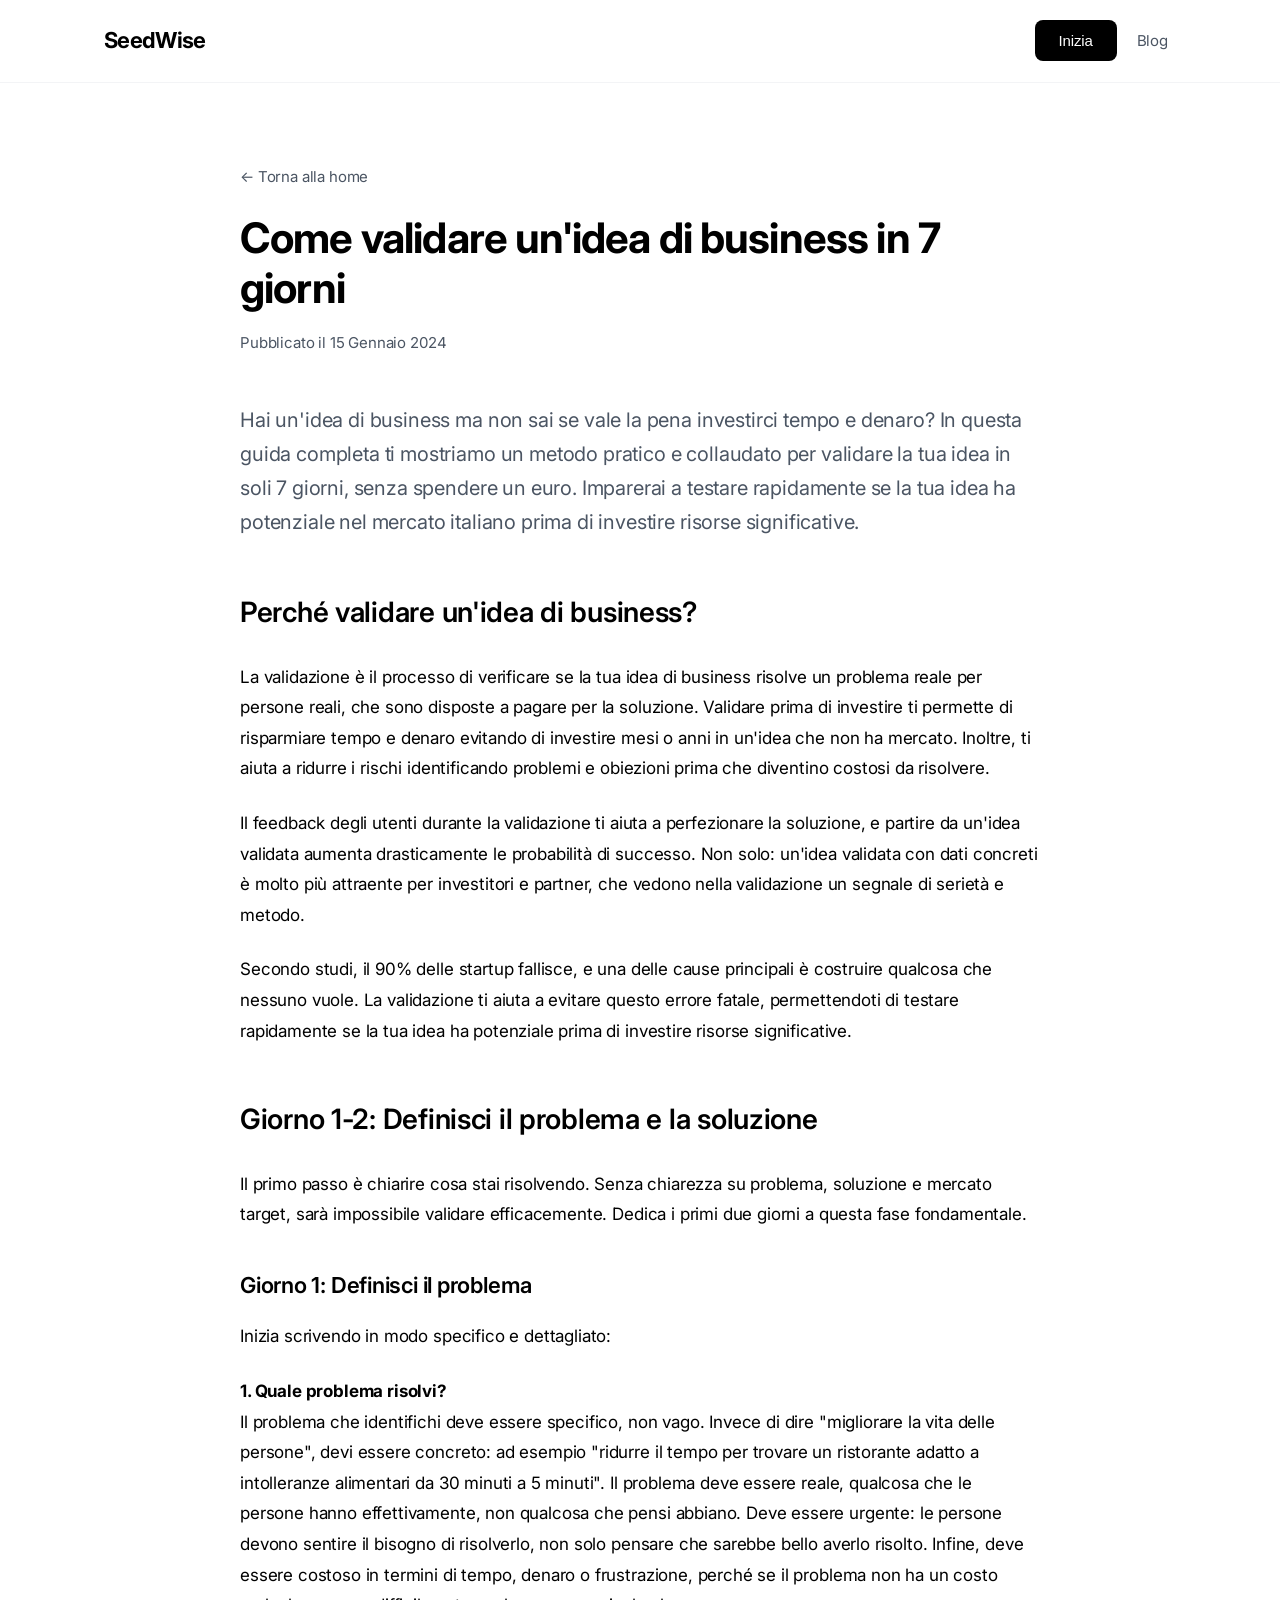
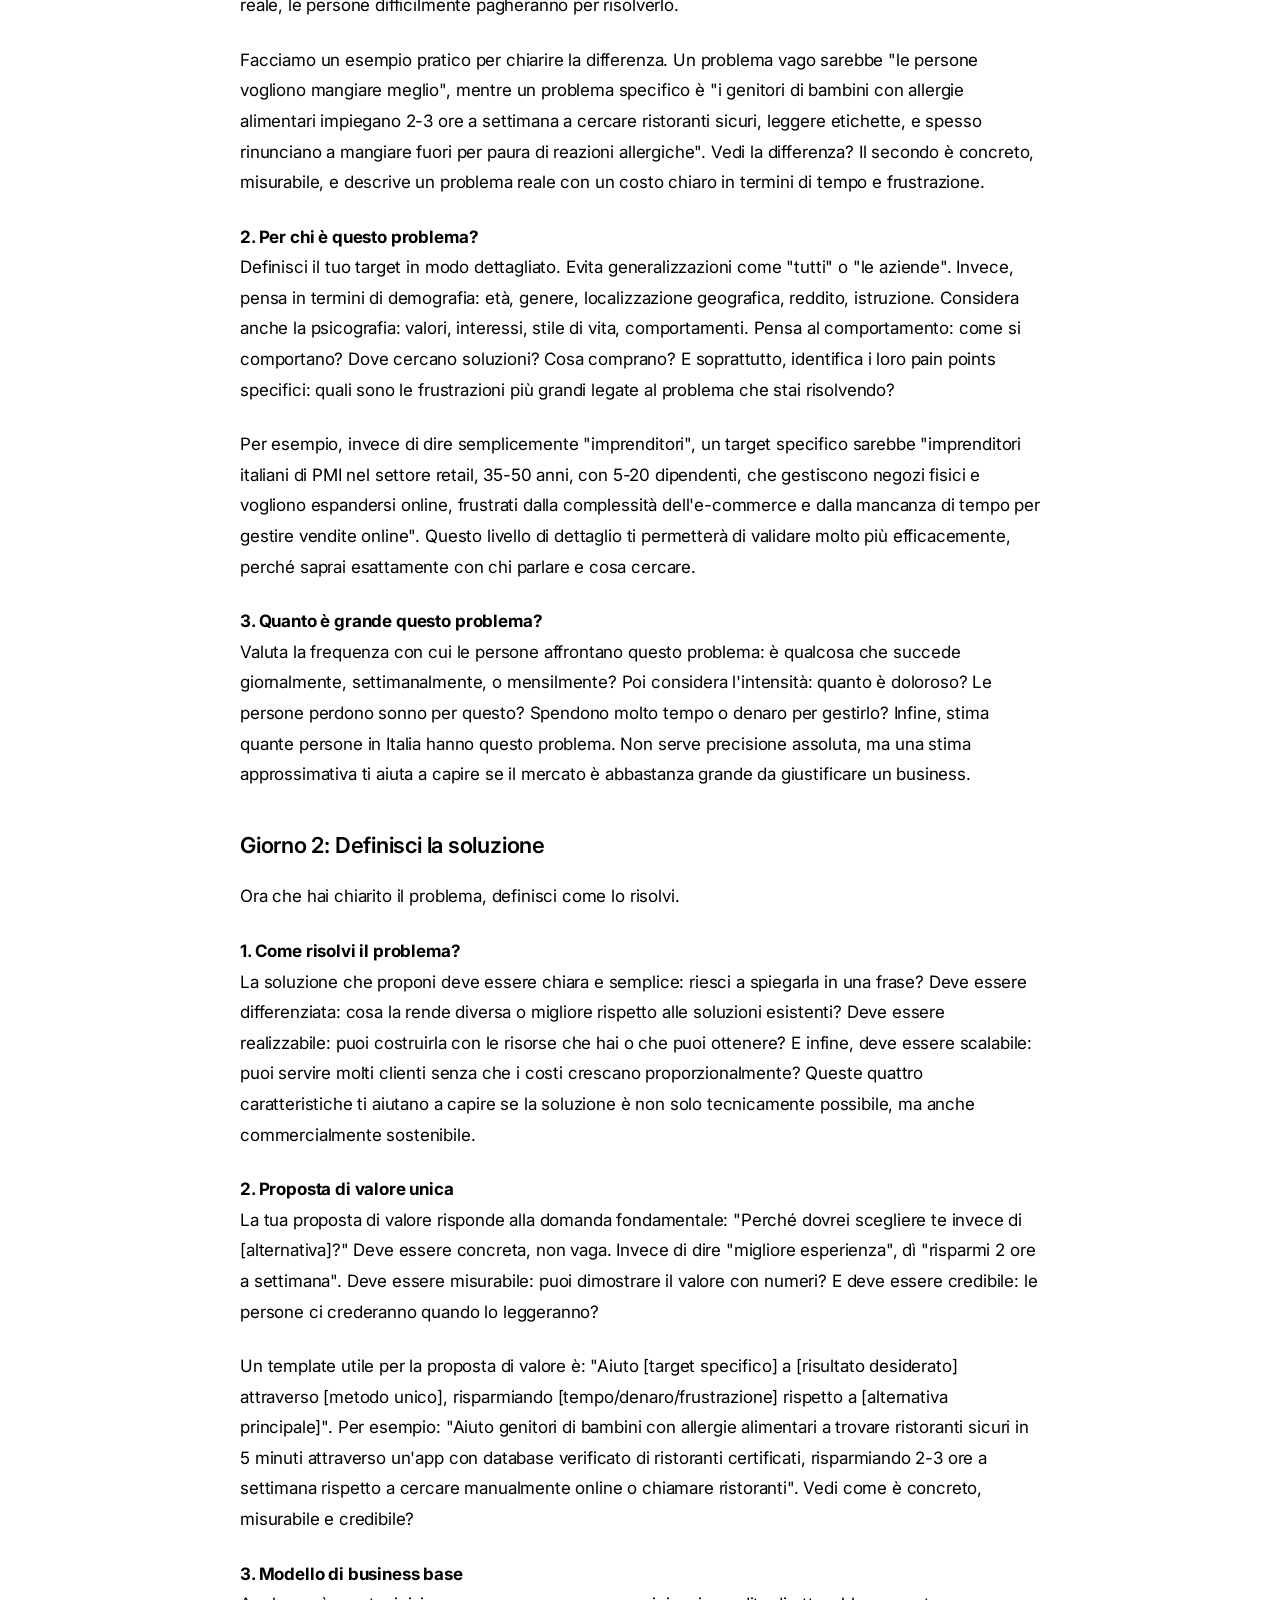
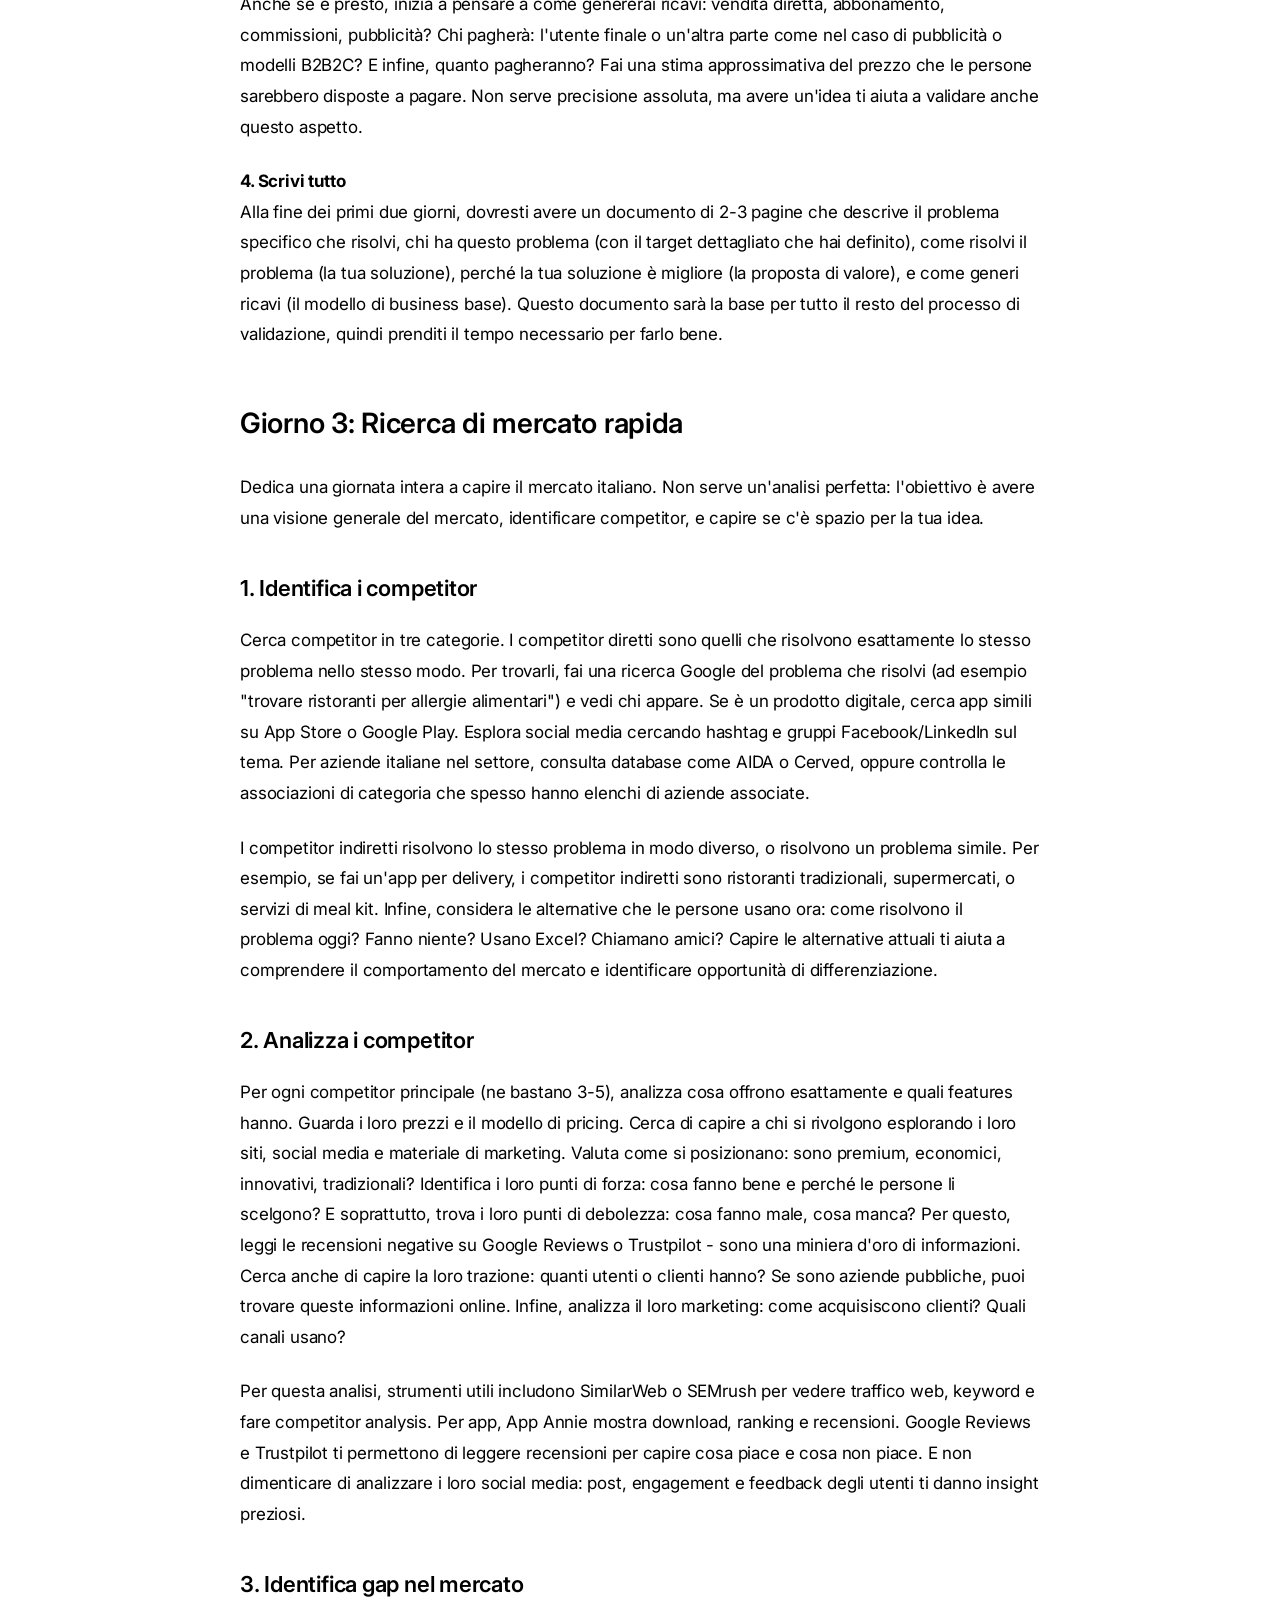
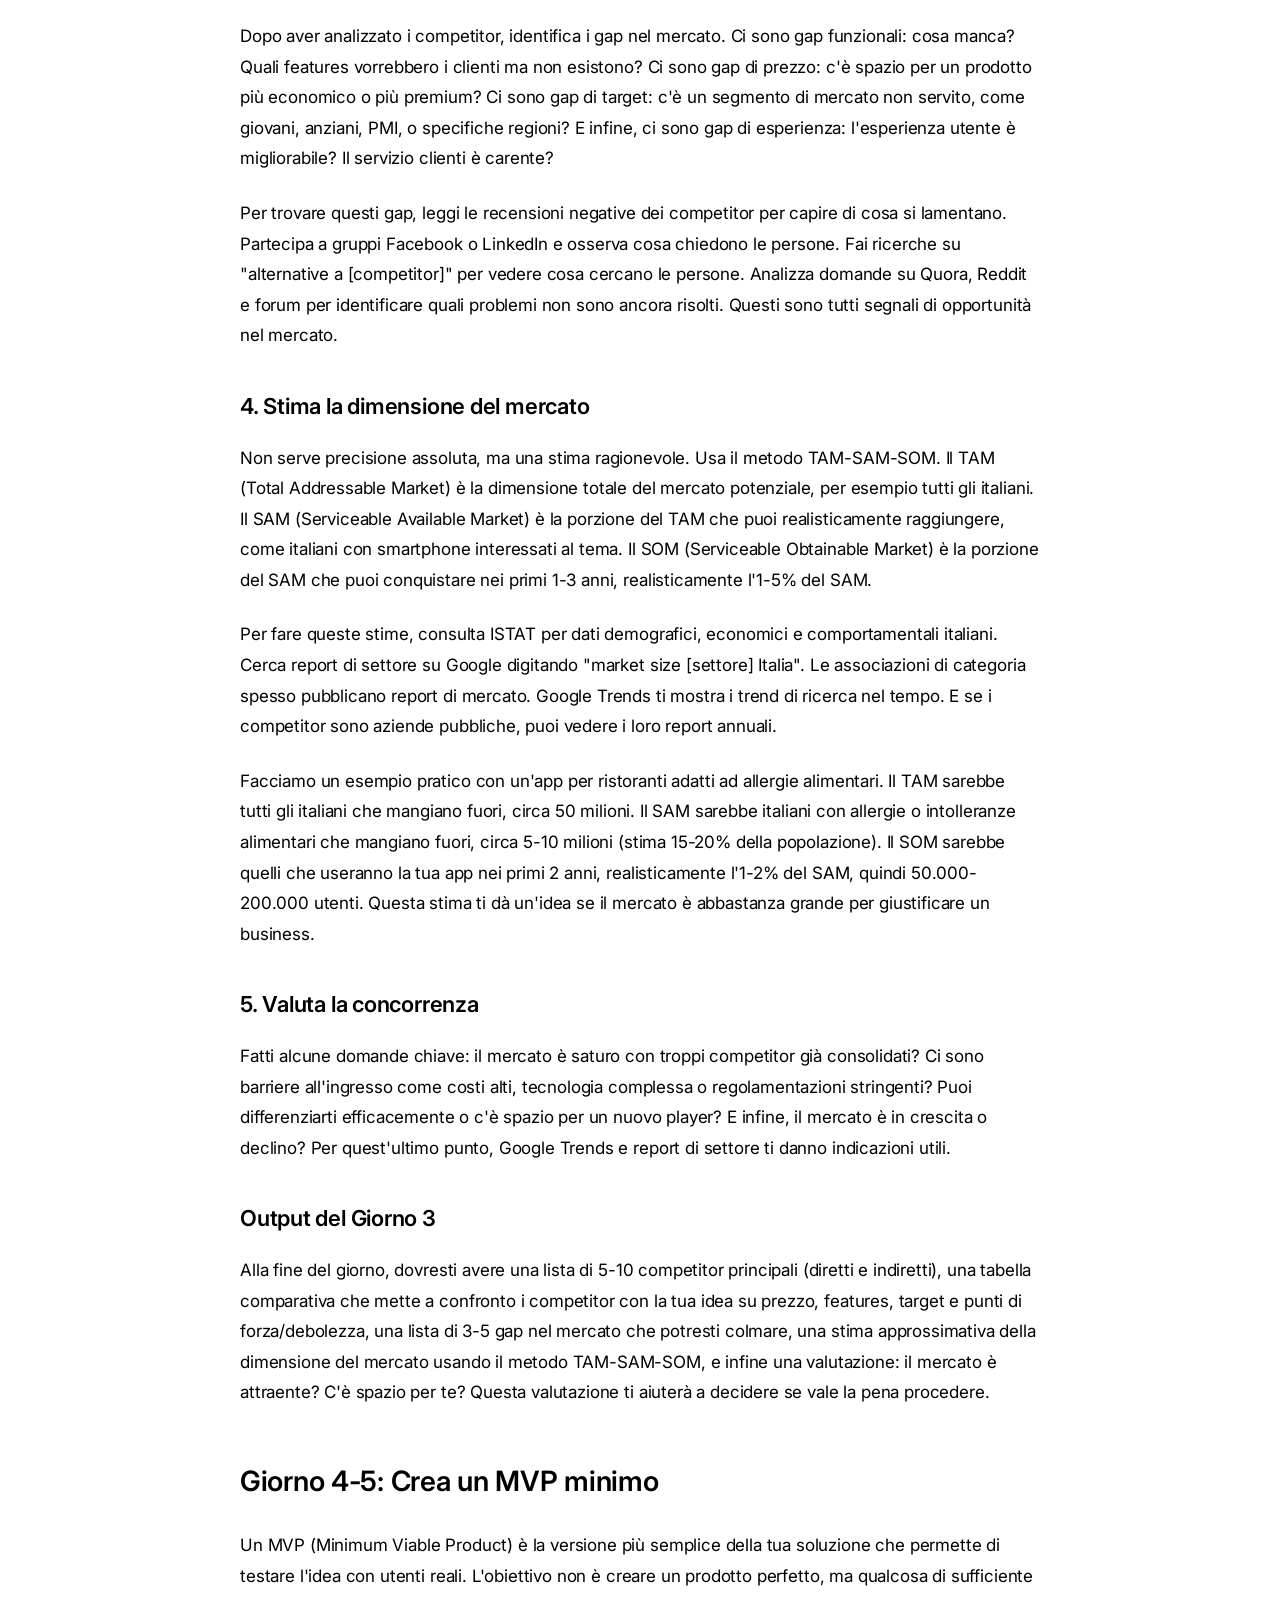
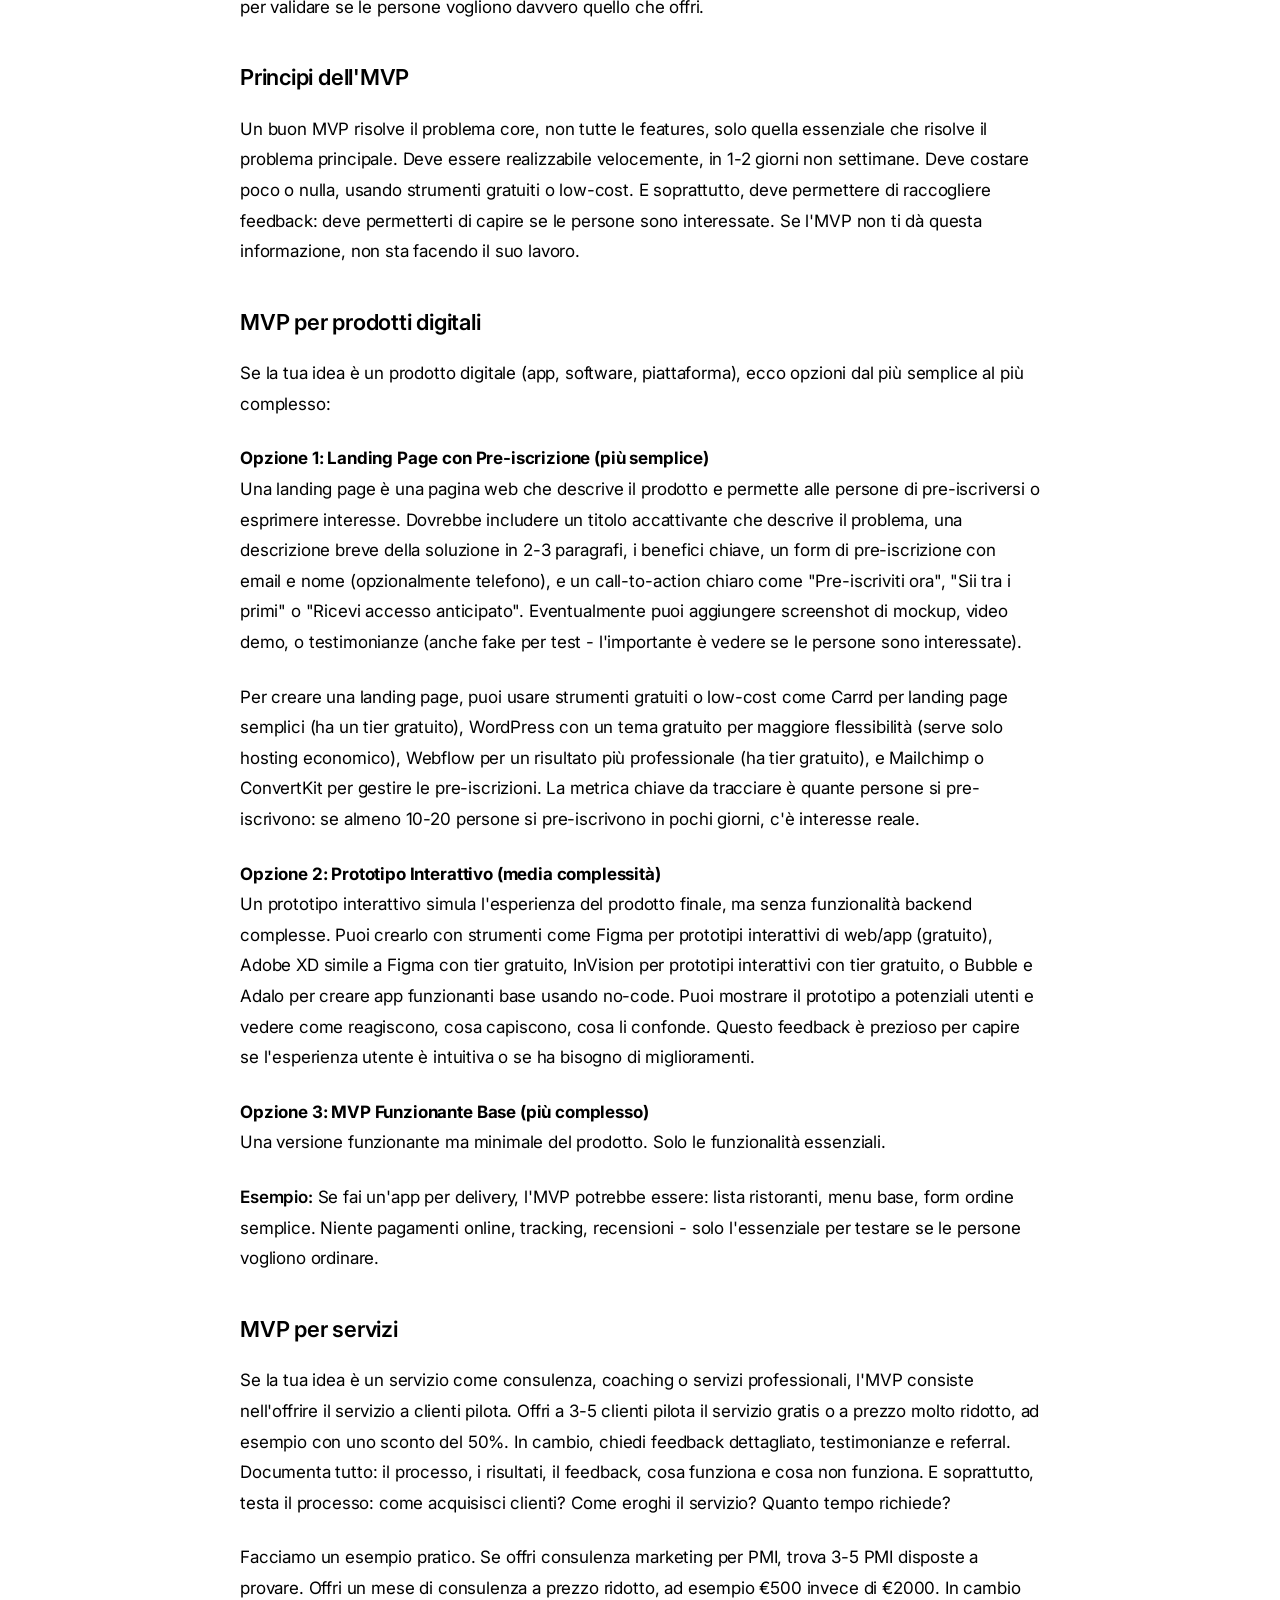
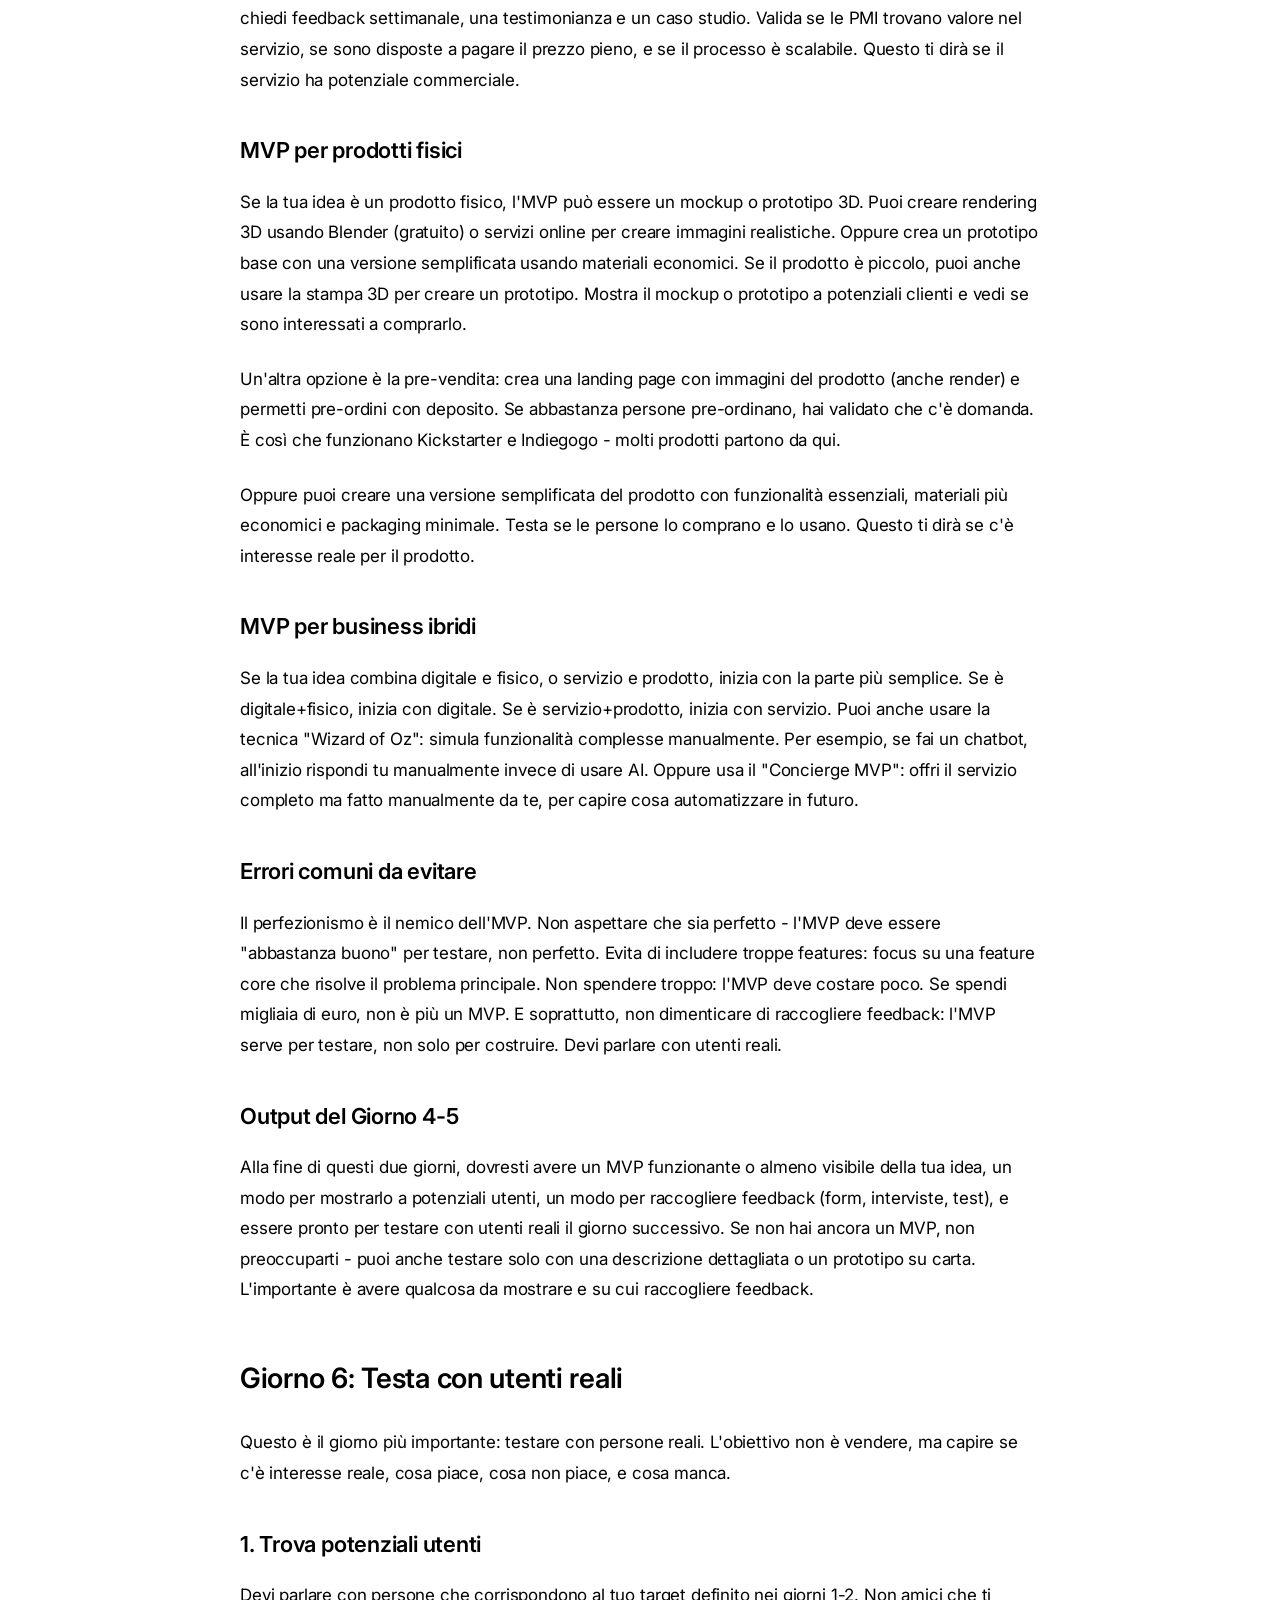
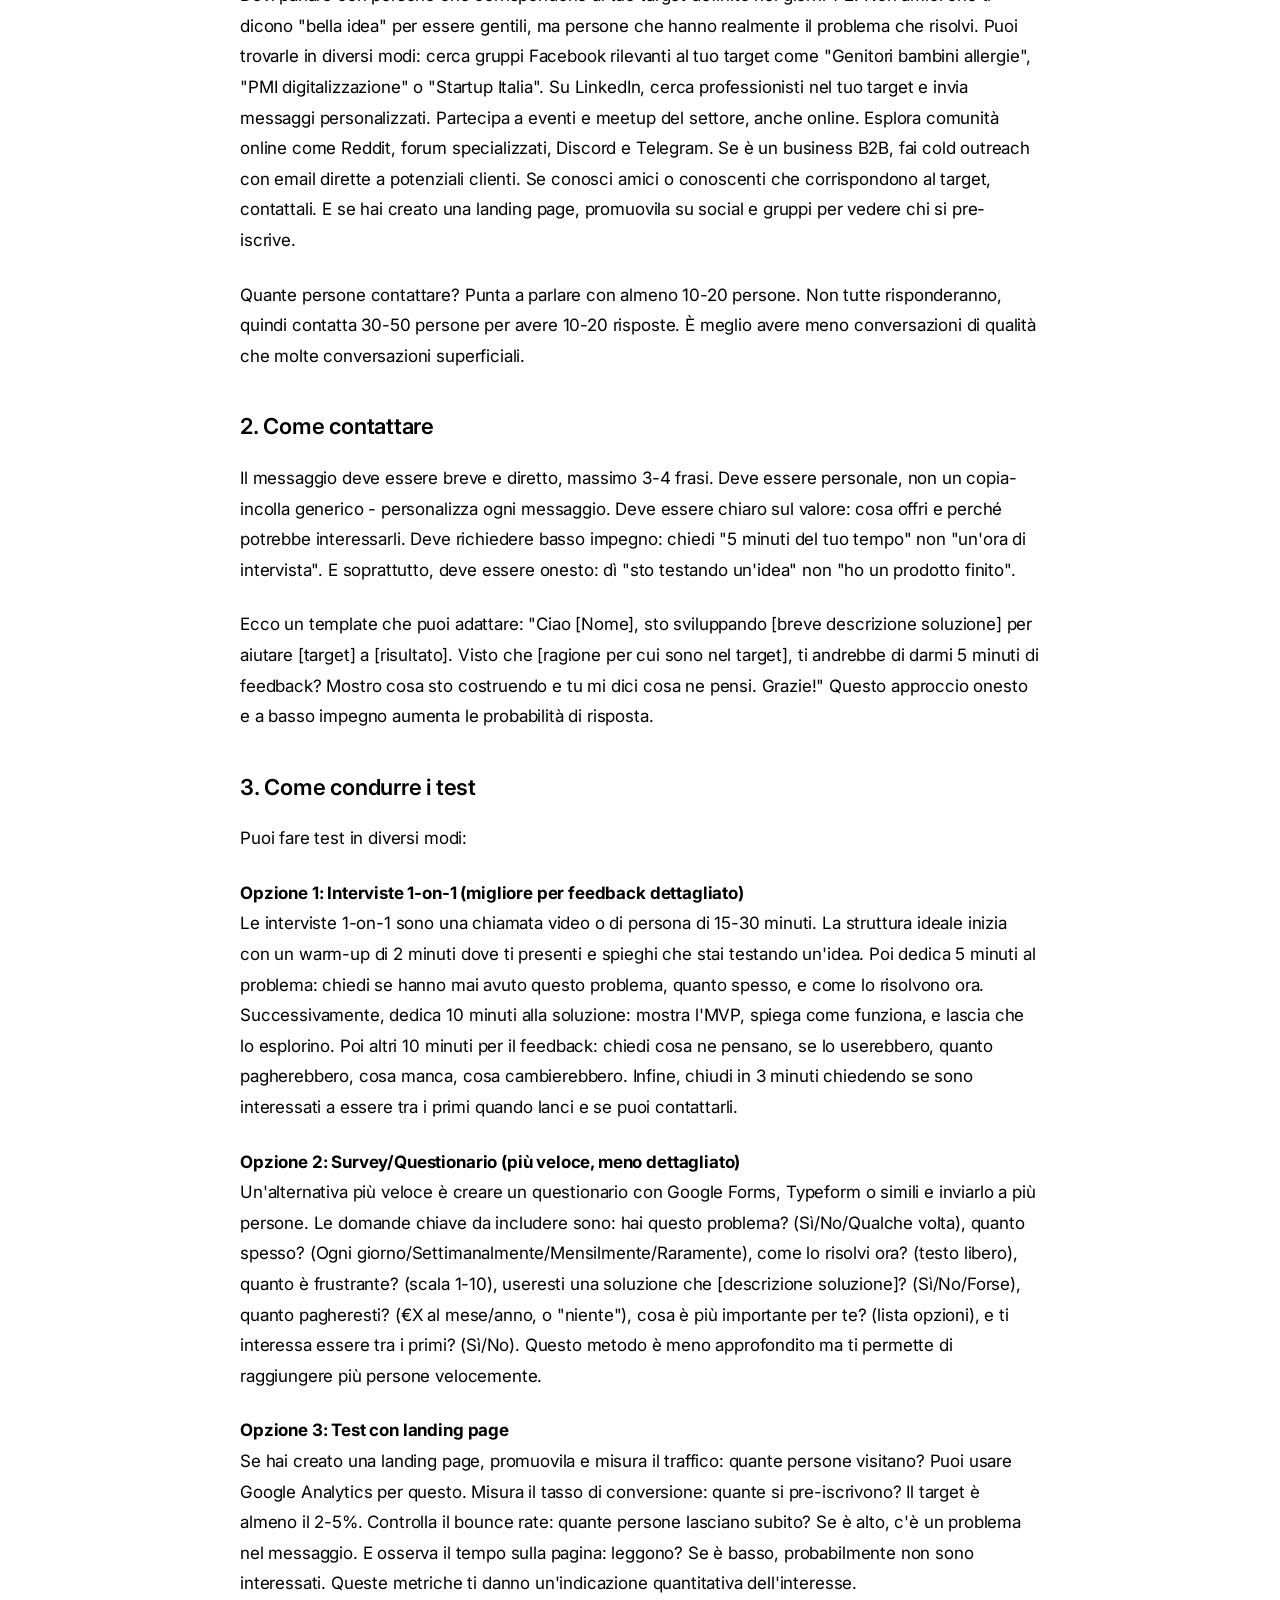
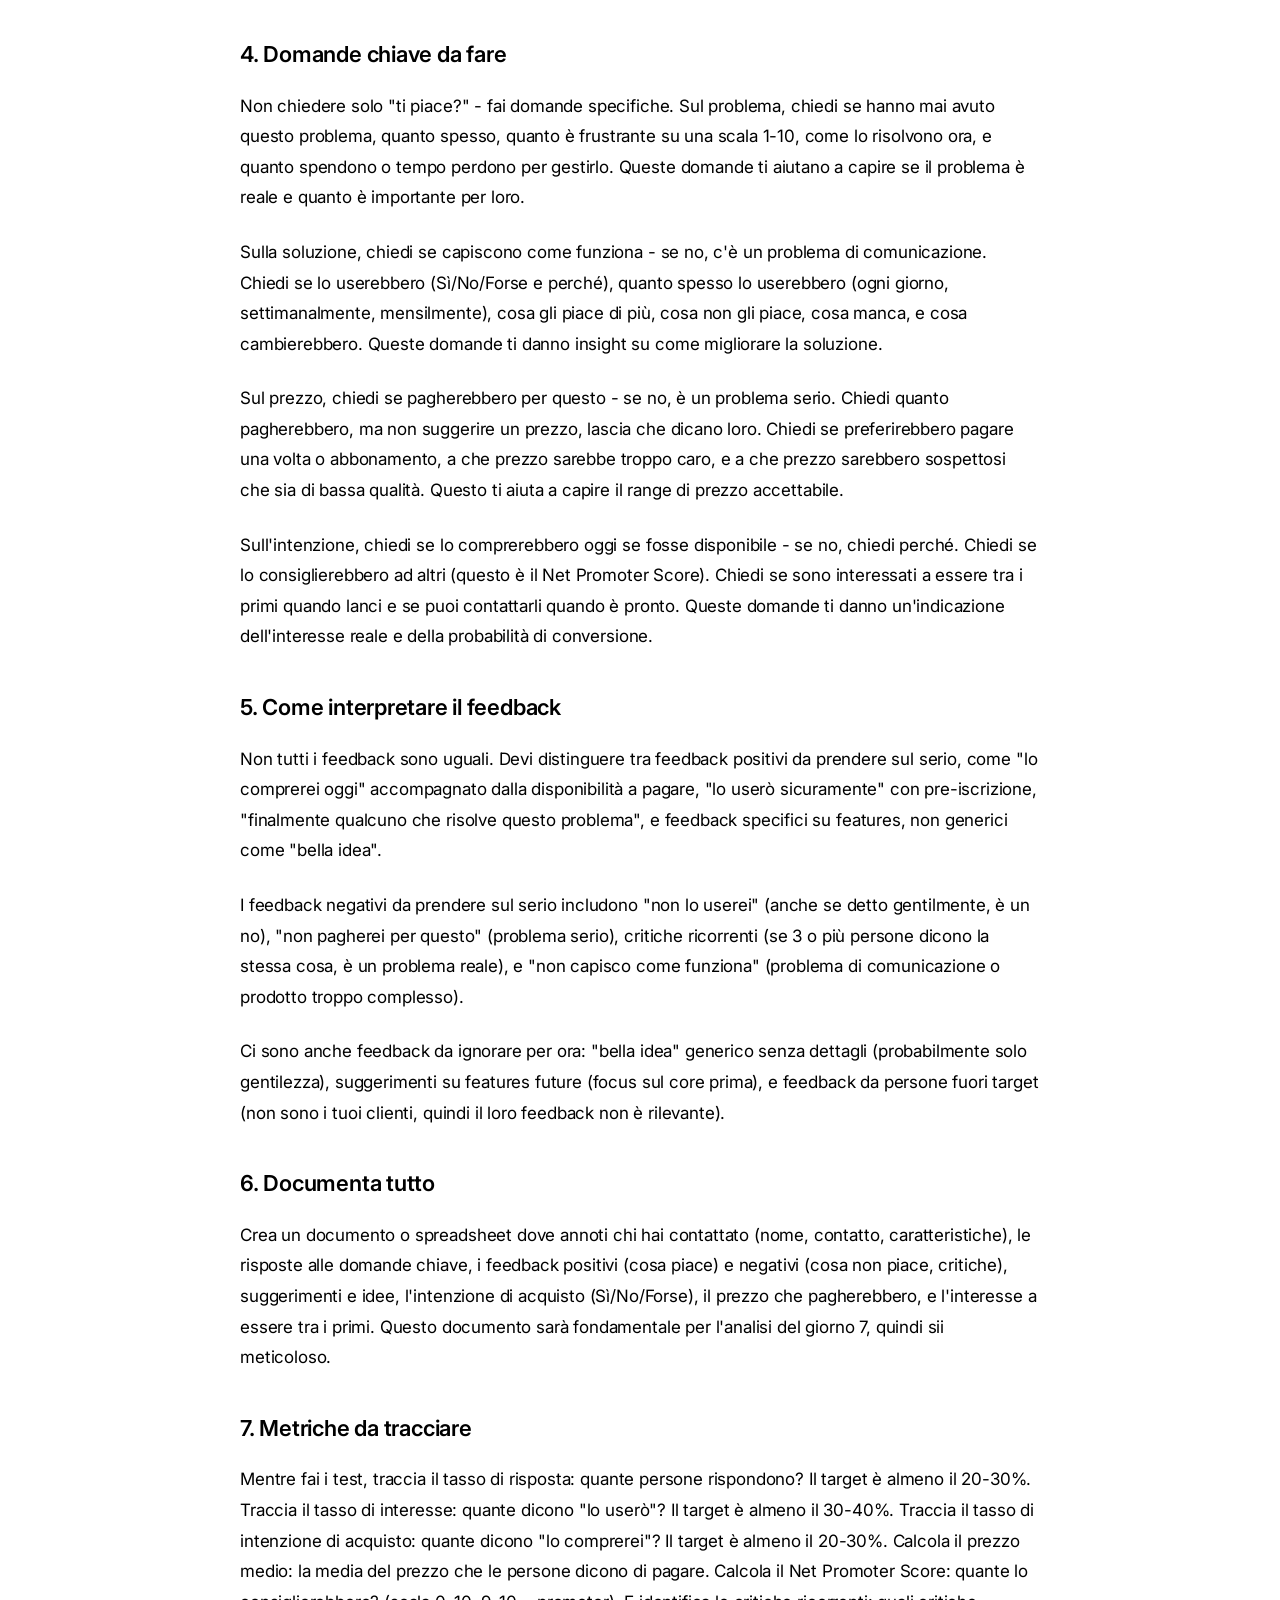
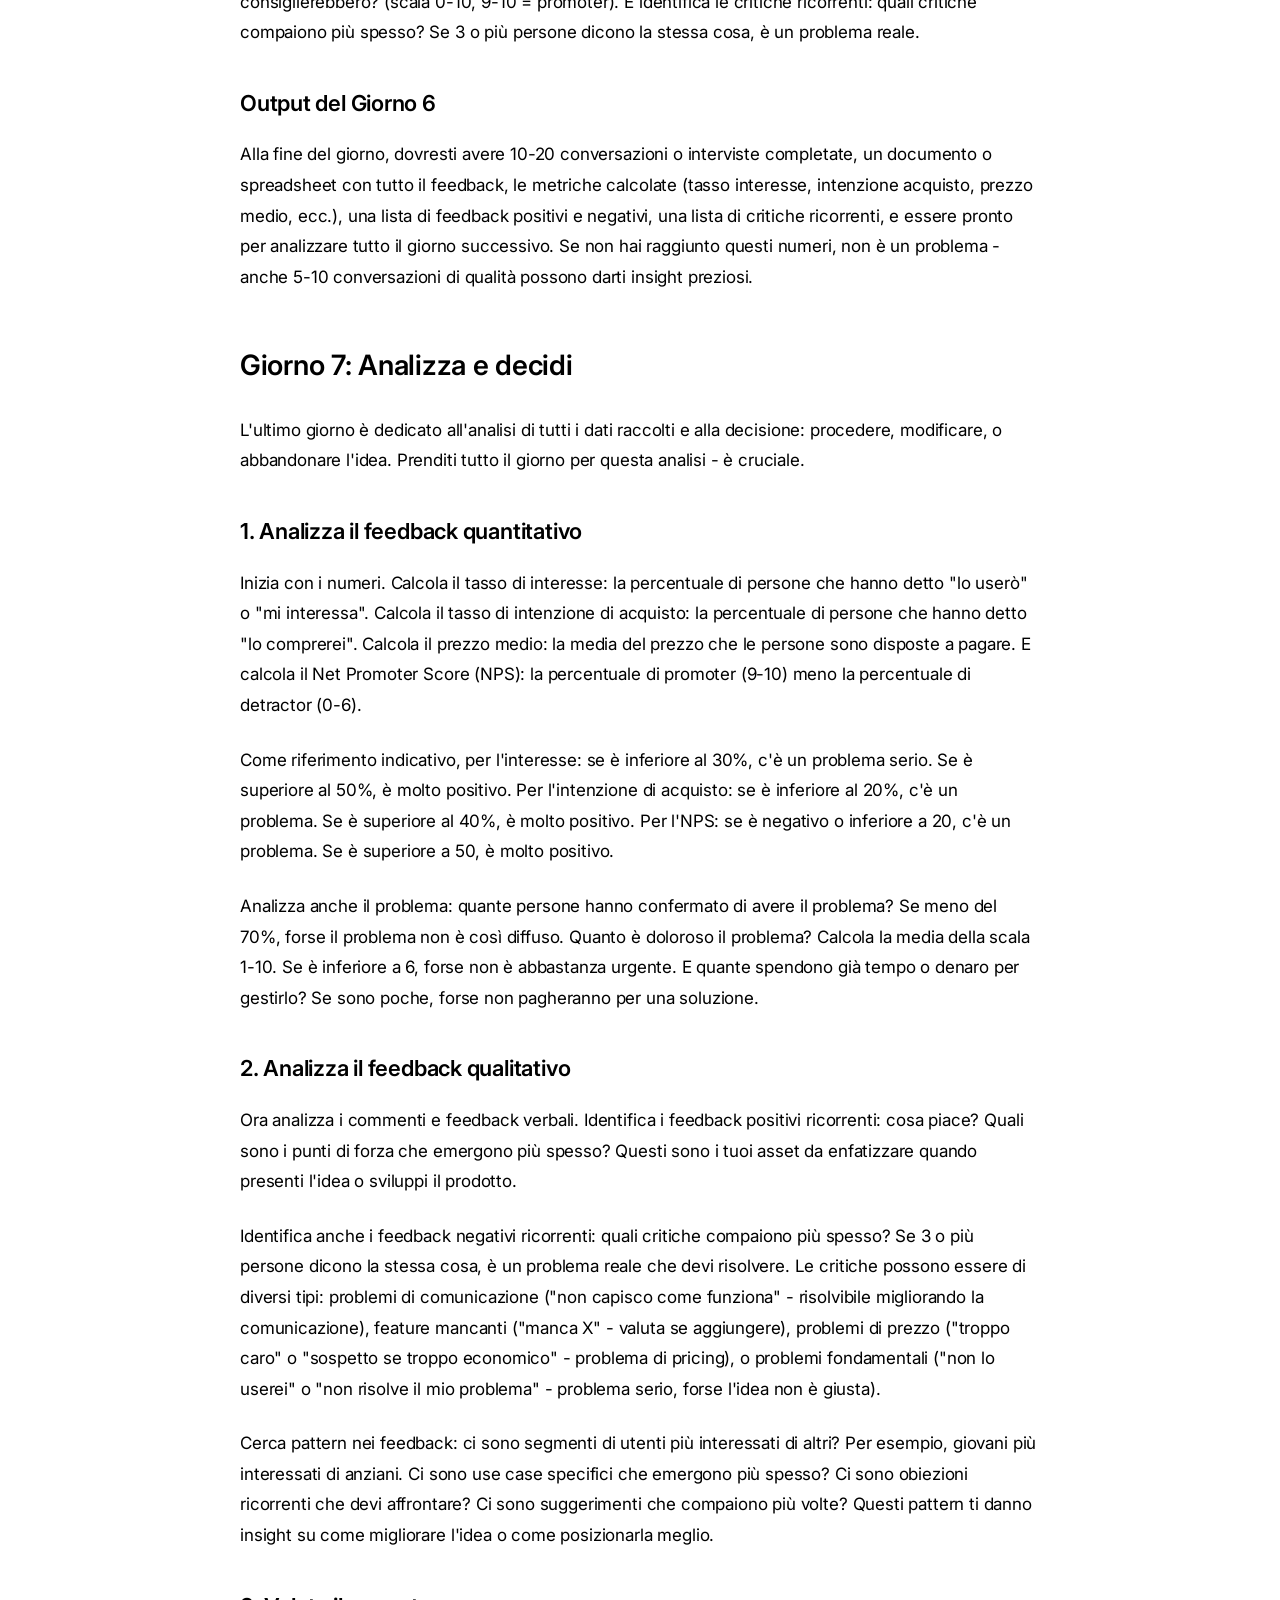
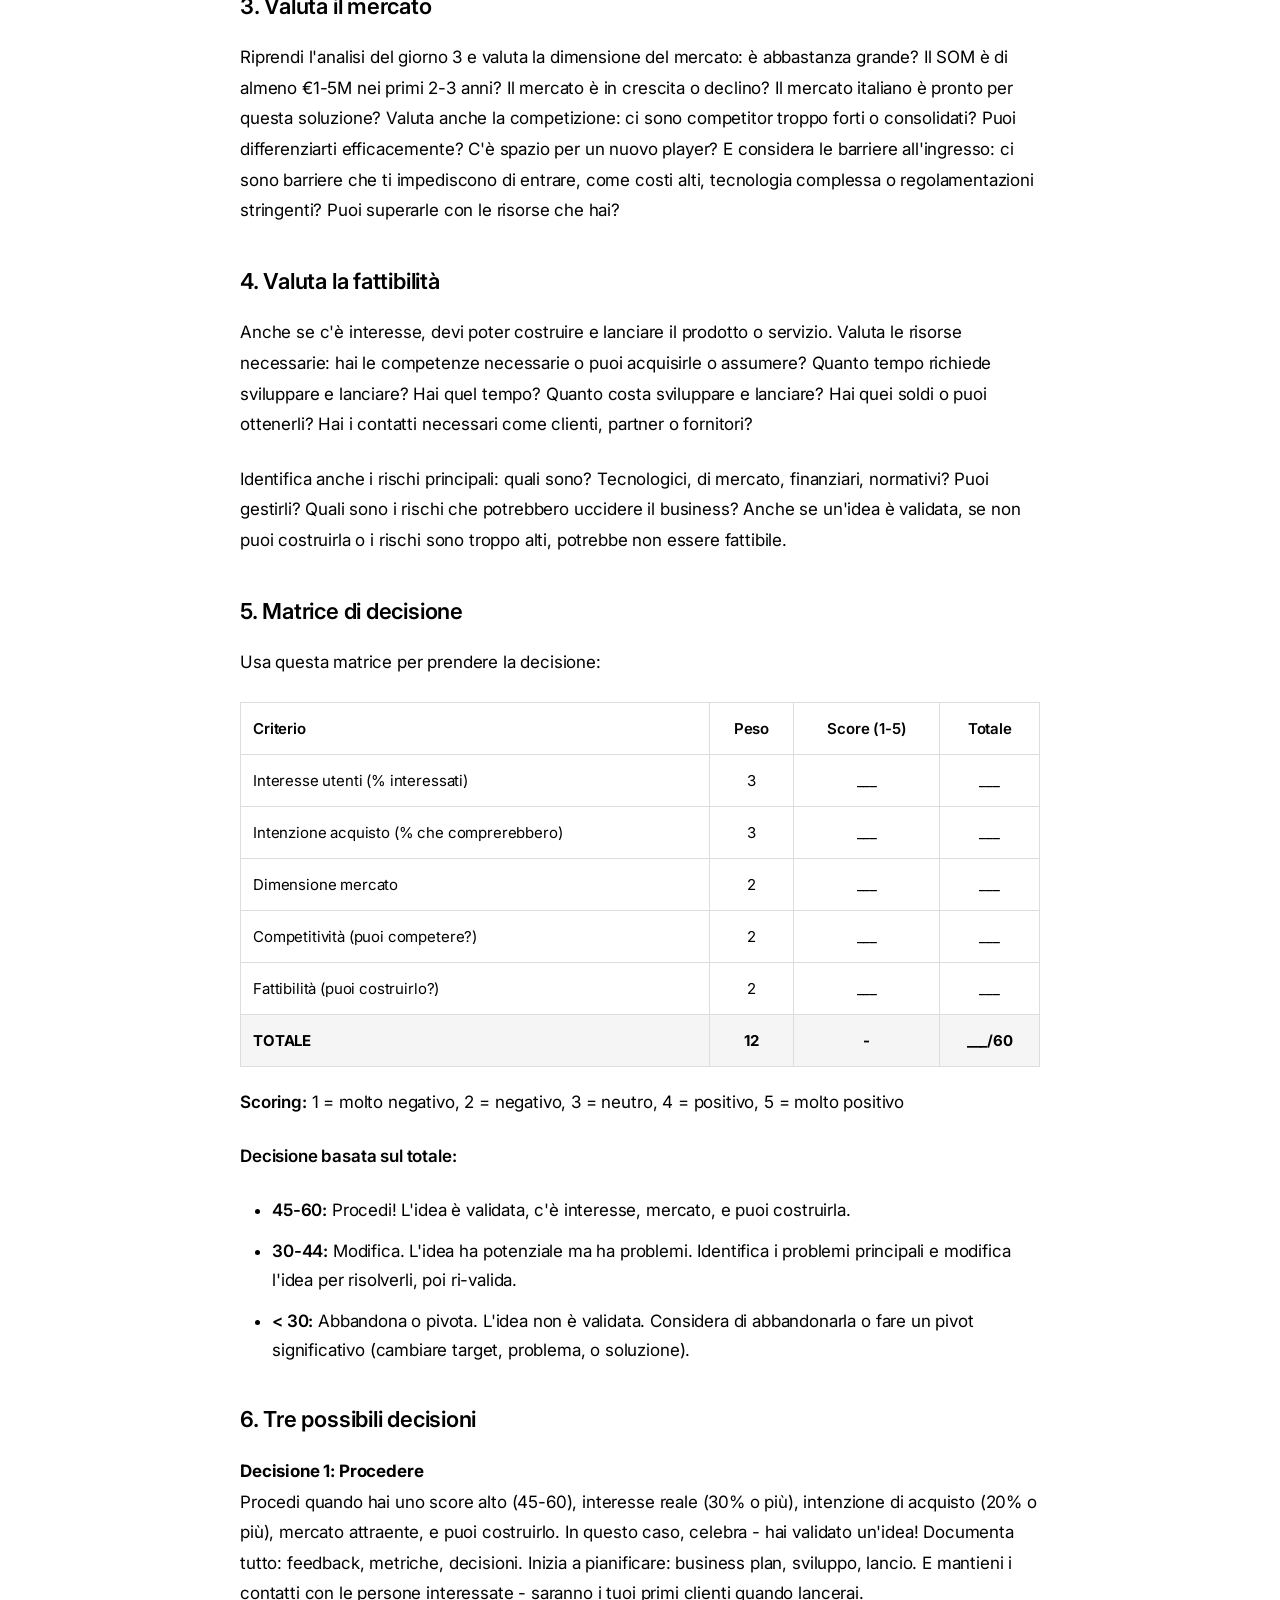
<file: validare-idea-business-7-giorni.html>
<!DOCTYPE html>
<html lang="it">
<head>
    <meta charset="UTF-8">
    <meta name="viewport" content="width=device-width, initial-scale=1.0">
    <meta name="description" content="Come validare un'idea di business in 7 giorni - Guida pratica per imprenditori italiani">
    <title>Come validare un'idea di business in 7 giorni - SeedWise</title>
    <link rel="stylesheet" href="styles.css">
    <link rel="preconnect" href="https://fonts.googleapis.com">
    <link rel="preconnect" href="https://fonts.gstatic.com" crossorigin>
    <link href="https://fonts.googleapis.com/css2?family=Inter:wght@300;400;500;600;700;800&display=swap" rel="stylesheet">
</head>
<body>
    <!-- Header -->
    <header class="header">
        <div class="container">
            <div class="header-content">
                <div class="logo"><a href="index.html" style="text-decoration: none; color: inherit;">SeedWise</a></div>
                <nav class="nav">
                    <button class="btn-primary" id="createPlanBtn">Inizia</button>
                    <a href="blog.html" class="btn-link">Blog</a>
                </nav>
            </div>
        </div>
    </header>

    <!-- Article Content -->
    <article class="article-content">
        <div class="container">
            <div class="article-header">
                <a href="index.html" class="back-link">← Torna alla home</a>
                <h1>Come validare un'idea di business in 7 giorni</h1>
                <p class="article-meta">Pubblicato il 15 Gennaio 2024</p>
            </div>

            <div class="article-body">
                <p class="lead">Hai un'idea di business ma non sai se vale la pena investirci tempo e denaro? In questa guida completa ti mostriamo un metodo pratico e collaudato per validare la tua idea in soli 7 giorni, senza spendere un euro. Imparerai a testare rapidamente se la tua idea ha potenziale nel mercato italiano prima di investire risorse significative.</p>

                <h2>Perché validare un'idea di business?</h2>
                <p>La validazione è il processo di verificare se la tua idea di business risolve un problema reale per persone reali, che sono disposte a pagare per la soluzione. Validare prima di investire ti permette di risparmiare tempo e denaro evitando di investire mesi o anni in un'idea che non ha mercato. Inoltre, ti aiuta a ridurre i rischi identificando problemi e obiezioni prima che diventino costosi da risolvere.</p>
                <p>Il feedback degli utenti durante la validazione ti aiuta a perfezionare la soluzione, e partire da un'idea validata aumenta drasticamente le probabilità di successo. Non solo: un'idea validata con dati concreti è molto più attraente per investitori e partner, che vedono nella validazione un segnale di serietà e metodo.</p>
                <p>Secondo studi, il 90% delle startup fallisce, e una delle cause principali è costruire qualcosa che nessuno vuole. La validazione ti aiuta a evitare questo errore fatale, permettendoti di testare rapidamente se la tua idea ha potenziale prima di investire risorse significative.</p>

                <h2>Giorno 1-2: Definisci il problema e la soluzione</h2>
                <p>Il primo passo è chiarire cosa stai risolvendo. Senza chiarezza su problema, soluzione e mercato target, sarà impossibile validare efficacemente. Dedica i primi due giorni a questa fase fondamentale.</p>

                <h3>Giorno 1: Definisci il problema</h3>
                <p>Inizia scrivendo in modo specifico e dettagliato:</p>

                <h4>1. Quale problema risolvi?</h4>
                <p>Il problema che identifichi deve essere specifico, non vago. Invece di dire "migliorare la vita delle persone", devi essere concreto: ad esempio "ridurre il tempo per trovare un ristorante adatto a intolleranze alimentari da 30 minuti a 5 minuti". Il problema deve essere reale, qualcosa che le persone hanno effettivamente, non qualcosa che pensi abbiano. Deve essere urgente: le persone devono sentire il bisogno di risolverlo, non solo pensare che sarebbe bello averlo risolto. Infine, deve essere costoso in termini di tempo, denaro o frustrazione, perché se il problema non ha un costo reale, le persone difficilmente pagheranno per risolverlo.</p>
                <p>Facciamo un esempio pratico per chiarire la differenza. Un problema vago sarebbe "le persone vogliono mangiare meglio", mentre un problema specifico è "i genitori di bambini con allergie alimentari impiegano 2-3 ore a settimana a cercare ristoranti sicuri, leggere etichette, e spesso rinunciano a mangiare fuori per paura di reazioni allergiche". Vedi la differenza? Il secondo è concreto, misurabile, e descrive un problema reale con un costo chiaro in termini di tempo e frustrazione.</p>

                <h4>2. Per chi è questo problema?</h4>
                <p>Definisci il tuo target in modo dettagliato. Evita generalizzazioni come "tutti" o "le aziende". Invece, pensa in termini di demografia: età, genere, localizzazione geografica, reddito, istruzione. Considera anche la psicografia: valori, interessi, stile di vita, comportamenti. Pensa al comportamento: come si comportano? Dove cercano soluzioni? Cosa comprano? E soprattutto, identifica i loro pain points specifici: quali sono le frustrazioni più grandi legate al problema che stai risolvendo?</p>
                <p>Per esempio, invece di dire semplicemente "imprenditori", un target specifico sarebbe "imprenditori italiani di PMI nel settore retail, 35-50 anni, con 5-20 dipendenti, che gestiscono negozi fisici e vogliono espandersi online, frustrati dalla complessità dell'e-commerce e dalla mancanza di tempo per gestire vendite online". Questo livello di dettaglio ti permetterà di validare molto più efficacemente, perché saprai esattamente con chi parlare e cosa cercare.</p>

                <h4>3. Quanto è grande questo problema?</h4>
                <p>Valuta la frequenza con cui le persone affrontano questo problema: è qualcosa che succede giornalmente, settimanalmente, o mensilmente? Poi considera l'intensità: quanto è doloroso? Le persone perdono sonno per questo? Spendono molto tempo o denaro per gestirlo? Infine, stima quante persone in Italia hanno questo problema. Non serve precisione assoluta, ma una stima approssimativa ti aiuta a capire se il mercato è abbastanza grande da giustificare un business.</p>

                <h3>Giorno 2: Definisci la soluzione</h3>
                <p>Ora che hai chiarito il problema, definisci come lo risolvi.</p>

                <h4>1. Come risolvi il problema?</h4>
                <p>La soluzione che proponi deve essere chiara e semplice: riesci a spiegarla in una frase? Deve essere differenziata: cosa la rende diversa o migliore rispetto alle soluzioni esistenti? Deve essere realizzabile: puoi costruirla con le risorse che hai o che puoi ottenere? E infine, deve essere scalabile: puoi servire molti clienti senza che i costi crescano proporzionalmente? Queste quattro caratteristiche ti aiutano a capire se la soluzione è non solo tecnicamente possibile, ma anche commercialmente sostenibile.</p>

                <h4>2. Proposta di valore unica</h4>
                <p>La tua proposta di valore risponde alla domanda fondamentale: "Perché dovrei scegliere te invece di [alternativa]?" Deve essere concreta, non vaga. Invece di dire "migliore esperienza", dì "risparmi 2 ore a settimana". Deve essere misurabile: puoi dimostrare il valore con numeri? E deve essere credibile: le persone ci crederanno quando lo leggeranno?</p>
                <p>Un template utile per la proposta di valore è: "Aiuto [target specifico] a [risultato desiderato] attraverso [metodo unico], risparmiando [tempo/denaro/frustrazione] rispetto a [alternativa principale]". Per esempio: "Aiuto genitori di bambini con allergie alimentari a trovare ristoranti sicuri in 5 minuti attraverso un'app con database verificato di ristoranti certificati, risparmiando 2-3 ore a settimana rispetto a cercare manualmente online o chiamare ristoranti". Vedi come è concreto, misurabile e credibile?</p>

                <h4>3. Modello di business base</h4>
                <p>Anche se è presto, inizia a pensare a come genererai ricavi: vendita diretta, abbonamento, commissioni, pubblicità? Chi pagherà: l'utente finale o un'altra parte come nel caso di pubblicità o modelli B2B2C? E infine, quanto pagheranno? Fai una stima approssimativa del prezzo che le persone sarebbero disposte a pagare. Non serve precisione assoluta, ma avere un'idea ti aiuta a validare anche questo aspetto.</p>

                <h4>4. Scrivi tutto</h4>
                <p>Alla fine dei primi due giorni, dovresti avere un documento di 2-3 pagine che descrive il problema specifico che risolvi, chi ha questo problema (con il target dettagliato che hai definito), come risolvi il problema (la tua soluzione), perché la tua soluzione è migliore (la proposta di valore), e come generi ricavi (il modello di business base). Questo documento sarà la base per tutto il resto del processo di validazione, quindi prenditi il tempo necessario per farlo bene.</p>

                <h2>Giorno 3: Ricerca di mercato rapida</h2>
                <p>Dedica una giornata intera a capire il mercato italiano. Non serve un'analisi perfetta: l'obiettivo è avere una visione generale del mercato, identificare competitor, e capire se c'è spazio per la tua idea.</p>

                <h3>1. Identifica i competitor</h3>
                <p>Cerca competitor in tre categorie. I competitor diretti sono quelli che risolvono esattamente lo stesso problema nello stesso modo. Per trovarli, fai una ricerca Google del problema che risolvi (ad esempio "trovare ristoranti per allergie alimentari") e vedi chi appare. Se è un prodotto digitale, cerca app simili su App Store o Google Play. Esplora social media cercando hashtag e gruppi Facebook/LinkedIn sul tema. Per aziende italiane nel settore, consulta database come AIDA o Cerved, oppure controlla le associazioni di categoria che spesso hanno elenchi di aziende associate.</p>
                <p>I competitor indiretti risolvono lo stesso problema in modo diverso, o risolvono un problema simile. Per esempio, se fai un'app per delivery, i competitor indiretti sono ristoranti tradizionali, supermercati, o servizi di meal kit. Infine, considera le alternative che le persone usano ora: come risolvono il problema oggi? Fanno niente? Usano Excel? Chiamano amici? Capire le alternative attuali ti aiuta a comprendere il comportamento del mercato e identificare opportunità di differenziazione.</p>

                <h3>2. Analizza i competitor</h3>
                <p>Per ogni competitor principale (ne bastano 3-5), analizza cosa offrono esattamente e quali features hanno. Guarda i loro prezzi e il modello di pricing. Cerca di capire a chi si rivolgono esplorando i loro siti, social media e materiale di marketing. Valuta come si posizionano: sono premium, economici, innovativi, tradizionali? Identifica i loro punti di forza: cosa fanno bene e perché le persone li scelgono? E soprattutto, trova i loro punti di debolezza: cosa fanno male, cosa manca? Per questo, leggi le recensioni negative su Google Reviews o Trustpilot - sono una miniera d'oro di informazioni. Cerca anche di capire la loro trazione: quanti utenti o clienti hanno? Se sono aziende pubbliche, puoi trovare queste informazioni online. Infine, analizza il loro marketing: come acquisiscono clienti? Quali canali usano?</p>
                <p>Per questa analisi, strumenti utili includono SimilarWeb o SEMrush per vedere traffico web, keyword e fare competitor analysis. Per app, App Annie mostra download, ranking e recensioni. Google Reviews e Trustpilot ti permettono di leggere recensioni per capire cosa piace e cosa non piace. E non dimenticare di analizzare i loro social media: post, engagement e feedback degli utenti ti danno insight preziosi.</p>

                <h3>3. Identifica gap nel mercato</h3>
                <p>Dopo aver analizzato i competitor, identifica i gap nel mercato. Ci sono gap funzionali: cosa manca? Quali features vorrebbero i clienti ma non esistono? Ci sono gap di prezzo: c'è spazio per un prodotto più economico o più premium? Ci sono gap di target: c'è un segmento di mercato non servito, come giovani, anziani, PMI, o specifiche regioni? E infine, ci sono gap di esperienza: l'esperienza utente è migliorabile? Il servizio clienti è carente?</p>
                <p>Per trovare questi gap, leggi le recensioni negative dei competitor per capire di cosa si lamentano. Partecipa a gruppi Facebook o LinkedIn e osserva cosa chiedono le persone. Fai ricerche su "alternative a [competitor]" per vedere cosa cercano le persone. Analizza domande su Quora, Reddit e forum per identificare quali problemi non sono ancora risolti. Questi sono tutti segnali di opportunità nel mercato.</p>

                <h3>4. Stima la dimensione del mercato</h3>
                <p>Non serve precisione assoluta, ma una stima ragionevole. Usa il metodo TAM-SAM-SOM. Il TAM (Total Addressable Market) è la dimensione totale del mercato potenziale, per esempio tutti gli italiani. Il SAM (Serviceable Available Market) è la porzione del TAM che puoi realisticamente raggiungere, come italiani con smartphone interessati al tema. Il SOM (Serviceable Obtainable Market) è la porzione del SAM che puoi conquistare nei primi 1-3 anni, realisticamente l'1-5% del SAM.</p>
                <p>Per fare queste stime, consulta ISTAT per dati demografici, economici e comportamentali italiani. Cerca report di settore su Google digitando "market size [settore] Italia". Le associazioni di categoria spesso pubblicano report di mercato. Google Trends ti mostra i trend di ricerca nel tempo. E se i competitor sono aziende pubbliche, puoi vedere i loro report annuali.</p>
                <p>Facciamo un esempio pratico con un'app per ristoranti adatti ad allergie alimentari. Il TAM sarebbe tutti gli italiani che mangiano fuori, circa 50 milioni. Il SAM sarebbe italiani con allergie o intolleranze alimentari che mangiano fuori, circa 5-10 milioni (stima 15-20% della popolazione). Il SOM sarebbe quelli che useranno la tua app nei primi 2 anni, realisticamente l'1-2% del SAM, quindi 50.000-200.000 utenti. Questa stima ti dà un'idea se il mercato è abbastanza grande per giustificare un business.</p>

                <h3>5. Valuta la concorrenza</h3>
                <p>Fatti alcune domande chiave: il mercato è saturo con troppi competitor già consolidati? Ci sono barriere all'ingresso come costi alti, tecnologia complessa o regolamentazioni stringenti? Puoi differenziarti efficacemente o c'è spazio per un nuovo player? E infine, il mercato è in crescita o declino? Per quest'ultimo punto, Google Trends e report di settore ti danno indicazioni utili.</p>

                <h3>Output del Giorno 3</h3>
                <p>Alla fine del giorno, dovresti avere una lista di 5-10 competitor principali (diretti e indiretti), una tabella comparativa che mette a confronto i competitor con la tua idea su prezzo, features, target e punti di forza/debolezza, una lista di 3-5 gap nel mercato che potresti colmare, una stima approssimativa della dimensione del mercato usando il metodo TAM-SAM-SOM, e infine una valutazione: il mercato è attraente? C'è spazio per te? Questa valutazione ti aiuterà a decidere se vale la pena procedere.</p>

                <h2>Giorno 4-5: Crea un MVP minimo</h2>
                <p>Un MVP (Minimum Viable Product) è la versione più semplice della tua soluzione che permette di testare l'idea con utenti reali. L'obiettivo non è creare un prodotto perfetto, ma qualcosa di sufficiente per validare se le persone vogliono davvero quello che offri.</p>

                <h3>Principi dell'MVP</h3>
                <p>Un buon MVP risolve il problema core, non tutte le features, solo quella essenziale che risolve il problema principale. Deve essere realizzabile velocemente, in 1-2 giorni non settimane. Deve costare poco o nulla, usando strumenti gratuiti o low-cost. E soprattutto, deve permettere di raccogliere feedback: deve permetterti di capire se le persone sono interessate. Se l'MVP non ti dà questa informazione, non sta facendo il suo lavoro.</p>

                <h3>MVP per prodotti digitali</h3>
                <p>Se la tua idea è un prodotto digitale (app, software, piattaforma), ecco opzioni dal più semplice al più complesso:</p>

                <h4>Opzione 1: Landing Page con Pre-iscrizione (più semplice)</h4>
                <p>Una landing page è una pagina web che descrive il prodotto e permette alle persone di pre-iscriversi o esprimere interesse. Dovrebbe includere un titolo accattivante che descrive il problema, una descrizione breve della soluzione in 2-3 paragrafi, i benefici chiave, un form di pre-iscrizione con email e nome (opzionalmente telefono), e un call-to-action chiaro come "Pre-iscriviti ora", "Sii tra i primi" o "Ricevi accesso anticipato". Eventualmente puoi aggiungere screenshot di mockup, video demo, o testimonianze (anche fake per test - l'importante è vedere se le persone sono interessate).</p>
                <p>Per creare una landing page, puoi usare strumenti gratuiti o low-cost come Carrd per landing page semplici (ha un tier gratuito), WordPress con un tema gratuito per maggiore flessibilità (serve solo hosting economico), Webflow per un risultato più professionale (ha tier gratuito), e Mailchimp o ConvertKit per gestire le pre-iscrizioni. La metrica chiave da tracciare è quante persone si pre-iscrivono: se almeno 10-20 persone si pre-iscrivono in pochi giorni, c'è interesse reale.</p>

                <h4>Opzione 2: Prototipo Interattivo (media complessità)</h4>
                <p>Un prototipo interattivo simula l'esperienza del prodotto finale, ma senza funzionalità backend complesse. Puoi crearlo con strumenti come Figma per prototipi interattivi di web/app (gratuito), Adobe XD simile a Figma con tier gratuito, InVision per prototipi interattivi con tier gratuito, o Bubble e Adalo per creare app funzionanti base usando no-code. Puoi mostrare il prototipo a potenziali utenti e vedere come reagiscono, cosa capiscono, cosa li confonde. Questo feedback è prezioso per capire se l'esperienza utente è intuitiva o se ha bisogno di miglioramenti.</p>

                <h4>Opzione 3: MVP Funzionante Base (più complesso)</h4>
                <p>Una versione funzionante ma minimale del prodotto. Solo le funzionalità essenziali.</p>
                <p><strong>Esempio:</strong> Se fai un'app per delivery, l'MVP potrebbe essere: lista ristoranti, menu base, form ordine semplice. Niente pagamenti online, tracking, recensioni - solo l'essenziale per testare se le persone vogliono ordinare.</p>

                <h3>MVP per servizi</h3>
                <p>Se la tua idea è un servizio come consulenza, coaching o servizi professionali, l'MVP consiste nell'offrire il servizio a clienti pilota. Offri a 3-5 clienti pilota il servizio gratis o a prezzo molto ridotto, ad esempio con uno sconto del 50%. In cambio, chiedi feedback dettagliato, testimonianze e referral. Documenta tutto: il processo, i risultati, il feedback, cosa funziona e cosa non funziona. E soprattutto, testa il processo: come acquisisci clienti? Come eroghi il servizio? Quanto tempo richiede?</p>
                <p>Facciamo un esempio pratico. Se offri consulenza marketing per PMI, trova 3-5 PMI disposte a provare. Offri un mese di consulenza a prezzo ridotto, ad esempio €500 invece di €2000. In cambio chiedi feedback settimanale, una testimonianza e un caso studio. Valida se le PMI trovano valore nel servizio, se sono disposte a pagare il prezzo pieno, e se il processo è scalabile. Questo ti dirà se il servizio ha potenziale commerciale.</p>

                <h3>MVP per prodotti fisici</h3>
                <p>Se la tua idea è un prodotto fisico, l'MVP può essere un mockup o prototipo 3D. Puoi creare rendering 3D usando Blender (gratuito) o servizi online per creare immagini realistiche. Oppure crea un prototipo base con una versione semplificata usando materiali economici. Se il prodotto è piccolo, puoi anche usare la stampa 3D per creare un prototipo. Mostra il mockup o prototipo a potenziali clienti e vedi se sono interessati a comprarlo.</p>
                <p>Un'altra opzione è la pre-vendita: crea una landing page con immagini del prodotto (anche render) e permetti pre-ordini con deposito. Se abbastanza persone pre-ordinano, hai validato che c'è domanda. È così che funzionano Kickstarter e Indiegogo - molti prodotti partono da qui.</p>
                <p>Oppure puoi creare una versione semplificata del prodotto con funzionalità essenziali, materiali più economici e packaging minimale. Testa se le persone lo comprano e lo usano. Questo ti dirà se c'è interesse reale per il prodotto.</p>

                <h3>MVP per business ibridi</h3>
                <p>Se la tua idea combina digitale e fisico, o servizio e prodotto, inizia con la parte più semplice. Se è digitale+fisico, inizia con digitale. Se è servizio+prodotto, inizia con servizio. Puoi anche usare la tecnica "Wizard of Oz": simula funzionalità complesse manualmente. Per esempio, se fai un chatbot, all'inizio rispondi tu manualmente invece di usare AI. Oppure usa il "Concierge MVP": offri il servizio completo ma fatto manualmente da te, per capire cosa automatizzare in futuro.</p>

                <h3>Errori comuni da evitare</h3>
                <p>Il perfezionismo è il nemico dell'MVP. Non aspettare che sia perfetto - l'MVP deve essere "abbastanza buono" per testare, non perfetto. Evita di includere troppe features: focus su una feature core che risolve il problema principale. Non spendere troppo: l'MVP deve costare poco. Se spendi migliaia di euro, non è più un MVP. E soprattutto, non dimenticare di raccogliere feedback: l'MVP serve per testare, non solo per costruire. Devi parlare con utenti reali.</p>

                <h3>Output del Giorno 4-5</h3>
                <p>Alla fine di questi due giorni, dovresti avere un MVP funzionante o almeno visibile della tua idea, un modo per mostrarlo a potenziali utenti, un modo per raccogliere feedback (form, interviste, test), e essere pronto per testare con utenti reali il giorno successivo. Se non hai ancora un MVP, non preoccuparti - puoi anche testare solo con una descrizione dettagliata o un prototipo su carta. L'importante è avere qualcosa da mostrare e su cui raccogliere feedback.</p>

                <h2>Giorno 6: Testa con utenti reali</h2>
                <p>Questo è il giorno più importante: testare con persone reali. L'obiettivo non è vendere, ma capire se c'è interesse reale, cosa piace, cosa non piace, e cosa manca.</p>

                <h3>1. Trova potenziali utenti</h3>
                <p>Devi parlare con persone che corrispondono al tuo target definito nei giorni 1-2. Non amici che ti dicono "bella idea" per essere gentili, ma persone che hanno realmente il problema che risolvi. Puoi trovarle in diversi modi: cerca gruppi Facebook rilevanti al tuo target come "Genitori bambini allergie", "PMI digitalizzazione" o "Startup Italia". Su LinkedIn, cerca professionisti nel tuo target e invia messaggi personalizzati. Partecipa a eventi e meetup del settore, anche online. Esplora comunità online come Reddit, forum specializzati, Discord e Telegram. Se è un business B2B, fai cold outreach con email dirette a potenziali clienti. Se conosci amici o conoscenti che corrispondono al target, contattali. E se hai creato una landing page, promuovila su social e gruppi per vedere chi si pre-iscrive.</p>
                <p>Quante persone contattare? Punta a parlare con almeno 10-20 persone. Non tutte risponderanno, quindi contatta 30-50 persone per avere 10-20 risposte. È meglio avere meno conversazioni di qualità che molte conversazioni superficiali.</p>

                <h3>2. Come contattare</h3>
                <p>Il messaggio deve essere breve e diretto, massimo 3-4 frasi. Deve essere personale, non un copia-incolla generico - personalizza ogni messaggio. Deve essere chiaro sul valore: cosa offri e perché potrebbe interessarli. Deve richiedere basso impegno: chiedi "5 minuti del tuo tempo" non "un'ora di intervista". E soprattutto, deve essere onesto: dì "sto testando un'idea" non "ho un prodotto finito".</p>
                <p>Ecco un template che puoi adattare: "Ciao [Nome], sto sviluppando [breve descrizione soluzione] per aiutare [target] a [risultato]. Visto che [ragione per cui sono nel target], ti andrebbe di darmi 5 minuti di feedback? Mostro cosa sto costruendo e tu mi dici cosa ne pensi. Grazie!" Questo approccio onesto e a basso impegno aumenta le probabilità di risposta.</p>

                <h3>3. Come condurre i test</h3>
                <p>Puoi fare test in diversi modi:</p>

                <h4>Opzione 1: Interviste 1-on-1 (migliore per feedback dettagliato)</h4>
                <p>Le interviste 1-on-1 sono una chiamata video o di persona di 15-30 minuti. La struttura ideale inizia con un warm-up di 2 minuti dove ti presenti e spieghi che stai testando un'idea. Poi dedica 5 minuti al problema: chiedi se hanno mai avuto questo problema, quanto spesso, e come lo risolvono ora. Successivamente, dedica 10 minuti alla soluzione: mostra l'MVP, spiega come funziona, e lascia che lo esplorino. Poi altri 10 minuti per il feedback: chiedi cosa ne pensano, se lo userebbero, quanto pagherebbero, cosa manca, cosa cambierebbero. Infine, chiudi in 3 minuti chiedendo se sono interessati a essere tra i primi quando lanci e se puoi contattarli.</p>

                <h4>Opzione 2: Survey/Questionario (più veloce, meno dettagliato)</h4>
                <p>Un'alternativa più veloce è creare un questionario con Google Forms, Typeform o simili e inviarlo a più persone. Le domande chiave da includere sono: hai questo problema? (Sì/No/Qualche volta), quanto spesso? (Ogni giorno/Settimanalmente/Mensilmente/Raramente), come lo risolvi ora? (testo libero), quanto è frustrante? (scala 1-10), useresti una soluzione che [descrizione soluzione]? (Sì/No/Forse), quanto pagheresti? (€X al mese/anno, o "niente"), cosa è più importante per te? (lista opzioni), e ti interessa essere tra i primi? (Sì/No). Questo metodo è meno approfondito ma ti permette di raggiungere più persone velocemente.</p>

                <h4>Opzione 3: Test con landing page</h4>
                <p>Se hai creato una landing page, promuovila e misura il traffico: quante persone visitano? Puoi usare Google Analytics per questo. Misura il tasso di conversione: quante si pre-iscrivono? Il target è almeno il 2-5%. Controlla il bounce rate: quante persone lasciano subito? Se è alto, c'è un problema nel messaggio. E osserva il tempo sulla pagina: leggono? Se è basso, probabilmente non sono interessati. Queste metriche ti danno un'indicazione quantitativa dell'interesse.</p>

                <h3>4. Domande chiave da fare</h3>
                <p>Non chiedere solo "ti piace?" - fai domande specifiche. Sul problema, chiedi se hanno mai avuto questo problema, quanto spesso, quanto è frustrante su una scala 1-10, come lo risolvono ora, e quanto spendono o tempo perdono per gestirlo. Queste domande ti aiutano a capire se il problema è reale e quanto è importante per loro.</p>
                <p>Sulla soluzione, chiedi se capiscono come funziona - se no, c'è un problema di comunicazione. Chiedi se lo userebbero (Sì/No/Forse e perché), quanto spesso lo userebbero (ogni giorno, settimanalmente, mensilmente), cosa gli piace di più, cosa non gli piace, cosa manca, e cosa cambierebbero. Queste domande ti danno insight su come migliorare la soluzione.</p>
                <p>Sul prezzo, chiedi se pagherebbero per questo - se no, è un problema serio. Chiedi quanto pagherebbero, ma non suggerire un prezzo, lascia che dicano loro. Chiedi se preferirebbero pagare una volta o abbonamento, a che prezzo sarebbe troppo caro, e a che prezzo sarebbero sospettosi che sia di bassa qualità. Questo ti aiuta a capire il range di prezzo accettabile.</p>
                <p>Sull'intenzione, chiedi se lo comprerebbero oggi se fosse disponibile - se no, chiedi perché. Chiedi se lo consiglierebbero ad altri (questo è il Net Promoter Score). Chiedi se sono interessati a essere tra i primi quando lanci e se puoi contattarli quando è pronto. Queste domande ti danno un'indicazione dell'interesse reale e della probabilità di conversione.</p>

                <h3>5. Come interpretare il feedback</h3>
                <p>Non tutti i feedback sono uguali. Devi distinguere tra feedback positivi da prendere sul serio, come "lo comprerei oggi" accompagnato dalla disponibilità a pagare, "lo userò sicuramente" con pre-iscrizione, "finalmente qualcuno che risolve questo problema", e feedback specifici su features, non generici come "bella idea".</p>
                <p>I feedback negativi da prendere sul serio includono "non lo userei" (anche se detto gentilmente, è un no), "non pagherei per questo" (problema serio), critiche ricorrenti (se 3 o più persone dicono la stessa cosa, è un problema reale), e "non capisco come funziona" (problema di comunicazione o prodotto troppo complesso).</p>
                <p>Ci sono anche feedback da ignorare per ora: "bella idea" generico senza dettagli (probabilmente solo gentilezza), suggerimenti su features future (focus sul core prima), e feedback da persone fuori target (non sono i tuoi clienti, quindi il loro feedback non è rilevante).</p>

                <h3>6. Documenta tutto</h3>
                <p>Crea un documento o spreadsheet dove annoti chi hai contattato (nome, contatto, caratteristiche), le risposte alle domande chiave, i feedback positivi (cosa piace) e negativi (cosa non piace, critiche), suggerimenti e idee, l'intenzione di acquisto (Sì/No/Forse), il prezzo che pagherebbero, e l'interesse a essere tra i primi. Questo documento sarà fondamentale per l'analisi del giorno 7, quindi sii meticoloso.</p>

                <h3>7. Metriche da tracciare</h3>
                <p>Mentre fai i test, traccia il tasso di risposta: quante persone rispondono? Il target è almeno il 20-30%. Traccia il tasso di interesse: quante dicono "lo userò"? Il target è almeno il 30-40%. Traccia il tasso di intenzione di acquisto: quante dicono "lo comprerei"? Il target è almeno il 20-30%. Calcola il prezzo medio: la media del prezzo che le persone dicono di pagare. Calcola il Net Promoter Score: quante lo consiglierebbero? (scala 0-10, 9-10 = promoter). E identifica le critiche ricorrenti: quali critiche compaiono più spesso? Se 3 o più persone dicono la stessa cosa, è un problema reale.</p>

                <h3>Output del Giorno 6</h3>
                <p>Alla fine del giorno, dovresti avere 10-20 conversazioni o interviste completate, un documento o spreadsheet con tutto il feedback, le metriche calcolate (tasso interesse, intenzione acquisto, prezzo medio, ecc.), una lista di feedback positivi e negativi, una lista di critiche ricorrenti, e essere pronto per analizzare tutto il giorno successivo. Se non hai raggiunto questi numeri, non è un problema - anche 5-10 conversazioni di qualità possono darti insight preziosi.</p>

                <h2>Giorno 7: Analizza e decidi</h2>
                <p>L'ultimo giorno è dedicato all'analisi di tutti i dati raccolti e alla decisione: procedere, modificare, o abbandonare l'idea. Prenditi tutto il giorno per questa analisi - è cruciale.</p>

                <h3>1. Analizza il feedback quantitativo</h3>
                <p>Inizia con i numeri. Calcola il tasso di interesse: la percentuale di persone che hanno detto "lo userò" o "mi interessa". Calcola il tasso di intenzione di acquisto: la percentuale di persone che hanno detto "lo comprerei". Calcola il prezzo medio: la media del prezzo che le persone sono disposte a pagare. E calcola il Net Promoter Score (NPS): la percentuale di promoter (9-10) meno la percentuale di detractor (0-6).</p>
                <p>Come riferimento indicativo, per l'interesse: se è inferiore al 30%, c'è un problema serio. Se è superiore al 50%, è molto positivo. Per l'intenzione di acquisto: se è inferiore al 20%, c'è un problema. Se è superiore al 40%, è molto positivo. Per l'NPS: se è negativo o inferiore a 20, c'è un problema. Se è superiore a 50, è molto positivo.</p>
                <p>Analizza anche il problema: quante persone hanno confermato di avere il problema? Se meno del 70%, forse il problema non è così diffuso. Quanto è doloroso il problema? Calcola la media della scala 1-10. Se è inferiore a 6, forse non è abbastanza urgente. E quante spendono già tempo o denaro per gestirlo? Se sono poche, forse non pagheranno per una soluzione.</p>

                <h3>2. Analizza il feedback qualitativo</h3>
                <p>Ora analizza i commenti e feedback verbali. Identifica i feedback positivi ricorrenti: cosa piace? Quali sono i punti di forza che emergono più spesso? Questi sono i tuoi asset da enfatizzare quando presenti l'idea o sviluppi il prodotto.</p>
                <p>Identifica anche i feedback negativi ricorrenti: quali critiche compaiono più spesso? Se 3 o più persone dicono la stessa cosa, è un problema reale che devi risolvere. Le critiche possono essere di diversi tipi: problemi di comunicazione ("non capisco come funziona" - risolvibile migliorando la comunicazione), feature mancanti ("manca X" - valuta se aggiungere), problemi di prezzo ("troppo caro" o "sospetto se troppo economico" - problema di pricing), o problemi fondamentali ("non lo userei" o "non risolve il mio problema" - problema serio, forse l'idea non è giusta).</p>
                <p>Cerca pattern nei feedback: ci sono segmenti di utenti più interessati di altri? Per esempio, giovani più interessati di anziani. Ci sono use case specifici che emergono più spesso? Ci sono obiezioni ricorrenti che devi affrontare? Ci sono suggerimenti che compaiono più volte? Questi pattern ti danno insight su come migliorare l'idea o come posizionarla meglio.</p>

                <h3>3. Valuta il mercato</h3>
                <p>Riprendi l'analisi del giorno 3 e valuta la dimensione del mercato: è abbastanza grande? Il SOM è di almeno €1-5M nei primi 2-3 anni? Il mercato è in crescita o declino? Il mercato italiano è pronto per questa soluzione? Valuta anche la competizione: ci sono competitor troppo forti o consolidati? Puoi differenziarti efficacemente? C'è spazio per un nuovo player? E considera le barriere all'ingresso: ci sono barriere che ti impediscono di entrare, come costi alti, tecnologia complessa o regolamentazioni stringenti? Puoi superarle con le risorse che hai?</p>

                <h3>4. Valuta la fattibilità</h3>
                <p>Anche se c'è interesse, devi poter costruire e lanciare il prodotto o servizio. Valuta le risorse necessarie: hai le competenze necessarie o puoi acquisirle o assumere? Quanto tempo richiede sviluppare e lanciare? Hai quel tempo? Quanto costa sviluppare e lanciare? Hai quei soldi o puoi ottenerli? Hai i contatti necessari come clienti, partner o fornitori?</p>
                <p>Identifica anche i rischi principali: quali sono? Tecnologici, di mercato, finanziari, normativi? Puoi gestirli? Quali sono i rischi che potrebbero uccidere il business? Anche se un'idea è validata, se non puoi costruirla o i rischi sono troppo alti, potrebbe non essere fattibile.</p>

                <h3>5. Matrice di decisione</h3>
                <p>Usa questa matrice per prendere la decisione:</p>

                <table style="width: 100%; border-collapse: collapse; margin: 20px 0;">
                    <tr style="background: #f5f5f5;">
                        <th style="padding: 12px; border: 1px solid #ddd; text-align: left;">Criterio</th>
                        <th style="padding: 12px; border: 1px solid #ddd; text-align: center;">Peso</th>
                        <th style="padding: 12px; border: 1px solid #ddd; text-align: center;">Score (1-5)</th>
                        <th style="padding: 12px; border: 1px solid #ddd; text-align: center;">Totale</th>
                    </tr>
                    <tr>
                        <td style="padding: 12px; border: 1px solid #ddd;">Interesse utenti (% interessati)</td>
                        <td style="padding: 12px; border: 1px solid #ddd; text-align: center;">3</td>
                        <td style="padding: 12px; border: 1px solid #ddd; text-align: center;">___</td>
                        <td style="padding: 12px; border: 1px solid #ddd; text-align: center;">___</td>
                    </tr>
                    <tr>
                        <td style="padding: 12px; border: 1px solid #ddd;">Intenzione acquisto (% che comprerebbero)</td>
                        <td style="padding: 12px; border: 1px solid #ddd; text-align: center;">3</td>
                        <td style="padding: 12px; border: 1px solid #ddd; text-align: center;">___</td>
                        <td style="padding: 12px; border: 1px solid #ddd; text-align: center;">___</td>
                    </tr>
                    <tr>
                        <td style="padding: 12px; border: 1px solid #ddd;">Dimensione mercato</td>
                        <td style="padding: 12px; border: 1px solid #ddd; text-align: center;">2</td>
                        <td style="padding: 12px; border: 1px solid #ddd; text-align: center;">___</td>
                        <td style="padding: 12px; border: 1px solid #ddd; text-align: center;">___</td>
                    </tr>
                    <tr>
                        <td style="padding: 12px; border: 1px solid #ddd;">Competitività (puoi competere?)</td>
                        <td style="padding: 12px; border: 1px solid #ddd; text-align: center;">2</td>
                        <td style="padding: 12px; border: 1px solid #ddd; text-align: center;">___</td>
                        <td style="padding: 12px; border: 1px solid #ddd; text-align: center;">___</td>
                    </tr>
                    <tr>
                        <td style="padding: 12px; border: 1px solid #ddd;">Fattibilità (puoi costruirlo?)</td>
                        <td style="padding: 12px; border: 1px solid #ddd; text-align: center;">2</td>
                        <td style="padding: 12px; border: 1px solid #ddd; text-align: center;">___</td>
                        <td style="padding: 12px; border: 1px solid #ddd; text-align: center;">___</td>
                    </tr>
                    <tr style="background: #f5f5f5; font-weight: bold;">
                        <td style="padding: 12px; border: 1px solid #ddd;">TOTALE</td>
                        <td style="padding: 12px; border: 1px solid #ddd; text-align: center;">12</td>
                        <td style="padding: 12px; border: 1px solid #ddd; text-align: center;">-</td>
                        <td style="padding: 12px; border: 1px solid #ddd; text-align: center;">___/60</td>
                    </tr>
                </table>

                <p><strong>Scoring:</strong> 1 = molto negativo, 2 = negativo, 3 = neutro, 4 = positivo, 5 = molto positivo</p>
                <p><strong>Decisione basata sul totale:</strong></p>
                <ul>
                    <li><strong>45-60:</strong> Procedi! L'idea è validata, c'è interesse, mercato, e puoi costruirla.</li>
                    <li><strong>30-44:</strong> Modifica. L'idea ha potenziale ma ha problemi. Identifica i problemi principali e modifica l'idea per risolverli, poi ri-valida.</li>
                    <li><strong>< 30:</strong> Abbandona o pivota. L'idea non è validata. Considera di abbandonarla o fare un pivot significativo (cambiare target, problema, o soluzione).</li>
                </ul>

                <h3>6. Tre possibili decisioni</h3>

                <h4>Decisione 1: Procedere</h4>
                <p>Procedi quando hai uno score alto (45-60), interesse reale (30% o più), intenzione di acquisto (20% o più), mercato attraente, e puoi costruirlo. In questo caso, celebra - hai validato un'idea! Documenta tutto: feedback, metriche, decisioni. Inizia a pianificare: business plan, sviluppo, lancio. E mantieni i contatti con le persone interessate - saranno i tuoi primi clienti quando lancerai.</p>

                <h4>Decisione 2: Modificare</h4>
                <p>Modifica quando c'è interesse ma ci sono problemi specifici ricorrenti come prezzo, features, target o comunicazione. Identifica i 2-3 problemi principali, quelli che compaiono più spesso. Poi modifica l'idea per risolverli: se il problema è il prezzo, abbassa o cambia il modello di pricing. Se è un problema di features, aggiungi la feature mancante o rimuovi complessità. Se è un problema di target, cambia o restringi il target. Se è un problema di comunicazione, migliora come spieghi il prodotto. Dopo aver modificato, ri-valida: crea un nuovo MVP modificato e testa di nuovo, dedicando altri 3-5 giorni.</p>

                <h4>Decisione 3: Abbandonare o Pivotare</h4>
                <p>Considera di abbandonare o pivotare quando lo score è basso (inferiore a 30), c'è poco interesse (meno del 20%), nessuna intenzione di acquisto, il mercato non è attraente, o non puoi costruirlo. Se l'idea fondamentalmente non funziona, abbandonala. Non è un fallimento - hai risparmiato mesi o anni di lavoro su un'idea che non aveva mercato. Se invece c'è qualcosa di interessante ma l'idea attuale non funziona, considera un pivot: un pivot di problema (stessa soluzione, problema diverso), un pivot di soluzione (stesso problema, soluzione diversa), o un pivot di target (stesso problema e soluzione, target diverso). Se pivoti, riparti dal giorno 1 con la nuova idea.</p>

                <h3>7. Documenta la decisione</h3>
                <p>Qualunque sia la decisione, documentala: quale decisione hai preso e perché, le metriche e i dati che hanno portato alla decisione, i feedback chiave che hanno influenzato la decisione, e i prossimi passi concreti. Questa documentazione sarà utile per rivedere la decisione in futuro, condividerla con partner o investitori, e imparare dal processo. Anche se decidi di abbandonare l'idea, questa documentazione ti aiuterà a evitare di ripetere gli stessi errori in futuro.</p>

                <h3>Output del Giorno 7</h3>
                <p>Alla fine del giorno, dovresti avere un'analisi completa di tutti i dati raccolti, le metriche calcolate (interesse, acquisto, NPS, ecc.), una lista di feedback positivi e negativi, una lista di problemi identificati, lo score totale della matrice di decisione, una decisione chiara tra Procedere, Modificare o Abbandonare, e un piano dei prossimi passi. Con questi elementi, avrai una base solida per decidere come procedere con la tua idea.</p>

                <h2>Prossimi passi dopo la validazione</h2>
                <p>Se hai deciso di procedere, ecco cosa fare dopo la validazione:</p>

                <h3>1. Crea un business plan dettagliato</h3>
                <p>Ora che hai validato l'idea, è il momento di creare un business plan completo. Il business plan ti aiuta a strutturare l'idea in un piano concreto, definire obiettivi, strategie e metriche, calcolare proiezioni finanziarie realistiche, pianificare sviluppo, marketing e operazioni, e presentare l'idea a investitori, partner e banche. Puoi usare il nostro generatore AI per creare un business plan professionale, conforme alle normative italiane, in soli 15 minuti.</p>

                <h3>2. Definisci il modello di business</h3>
                <p>Basandoti sul feedback ricevuto, definisci il modello di pricing: il prezzo esatto basato sul feedback, e il modello (una tantum, abbonamento, commissioni, freemium). Definisci i canali di vendita: come venderai? Online? Offline? Diretto? Tramite partner? Definisci la strategia di acquisizione: come acquisirai clienti? Marketing digitale? Eventi? Referral? Partnership? E definisci la struttura costi: quali sono i costi fissi e variabili? Quali sono i margini?</p>

                <h3>3. Sviluppa il prodotto/servizio</h3>
                <p>Ora puoi sviluppare la versione completa, non più MVP. Crea una roadmap del prodotto: quali features sviluppare e in che ordine, basandoti sulle priorità emerse dal feedback. Definisci la timeline di sviluppo: quando svilupperai cosa? Quando lancerai? Identifica le risorse necessarie: competenze, tempo, denaro. E valuta il team: hai bisogno di assumere? Partner? Freelancer?</p>

                <h3>4. Prepara il lancio</h3>
                <p>Prepara il lancio del prodotto o servizio. Definisci il branding: nome, logo, identità visiva. Prepara il marketing: sito web, social media, contenuti, advertising. Struttura le vendite: processo di vendita, contratti, onboarding clienti. E organizza le operazioni: processi interni, supporto clienti, qualità.</p>

                <h3>5. Mantieni i contatti</h3>
                <p>Le persone che hanno mostrato interesse durante la validazione sono potenziali clienti. Mantieni una lista di contatti interessati, aggiornali regolarmente sui progressi, offri loro accesso anticipato o sconti per early adopters, e chiedi loro di essere beta tester o clienti pilota. Queste persone sono il tuo primo gruppo di clienti e possono essere fondamentali per il lancio.</p>

                <h2>Errori comuni da evitare nella validazione</h2>
                <p>Ecco errori comuni che possono compromettere la validazione:</p>

                <h3>1. Chiedere feedback solo ad amici</h3>
                <p><strong>Problema:</strong> Gli amici sono gentili e dicono "bella idea" anche se non la pensano davvero.</p>
                <p><strong>Soluzione:</strong> Parla principalmente con persone che non conosci, che hanno realmente il problema.</p>

                <h3>2. Non ascoltare i "no"</h3>
                <p><strong>Problema:</strong> Ignorare feedback negativi e concentrarsi solo sui positivi.</p>
                <p><strong>Soluzione:</strong> I "no" sono più informativi dei "sì". Capisci perché dicono no e risolvi quei problemi.</p>

                <h3>3. Chiedere "ti piace?" invece di domande specifiche</h3>
                <p><strong>Problema:</strong> "Ti piace?" genera risposte generiche e poco utili.</p>
                <p><strong>Soluzione:</strong> Fai domande specifiche: "Lo useresti?", "Quanto pagheresti?", "Cosa manca?"</p>

                <h3>4. Costruire prima di validare</h3>
                <p><strong>Problema:</strong> Spendere mesi a costruire un prodotto perfetto prima di testare se qualcuno lo vuole.</p>
                <p><strong>Soluzione:</strong> Valida prima con MVP minimo, poi costruisci la versione completa.</p>

                <h3>5. Ignorare i competitor</h3>
                <p><strong>Problema:</strong> Pensare "non ho competitor" o ignorare competitor esistenti.</p>
                <p><strong>Soluzione:</strong> Analizza competitor seriamente. Capisci come differenziarti o perché le persone sceglierebbero te.</p>

                <h3>6. Validare con persone fuori target</h3>
                <p><strong>Problema:</strong> Chiedere feedback a chiunque, anche se non sono nel target.</p>
                <p><strong>Soluzione:</strong> Valida solo con persone che corrispondono al tuo target definito.</p>

                <h3>7. Non documentare</h3>
                <p><strong>Problema:</strong> Non annotare feedback, dimenticare cosa hanno detto.</p>
                <p><strong>Soluzione:</strong> Documenta tutto: feedback, metriche, decisioni. Ti servirà per analisi e per condividere con altri.</p>

                <h2>Varianti del metodo 7 giorni</h2>
                <p>Il metodo può essere adattato a diverse situazioni:</p>

                <h3>Validazione rapida (3 giorni)</h3>
                <p>Se hai poco tempo, puoi condensare il processo. Il giorno 1 definisci problema e soluzione e fai una ricerca competitor rapida. Il giorno 2 crea un MVP minimo, come una landing page o un prototipo base. Il giorno 3 testa con 5-10 persone e analizza. È meno approfondito ma più veloce, e può darti comunque indicazioni utili.</p>

                <h3>Validazione approfondita (14 giorni)</h3>
                <p>Se hai più tempo e vuoi essere più sicuro, puoi estendere il processo. Nei giorni 1-3 definisci problema e soluzione in dettaglio. Nei giorni 4-5 fai una ricerca di mercato approfondita. Nei giorni 6-8 crea un MVP più completo. Nei giorni 9-12 testa con 30-50 persone. E nei giorni 13-14 fai un'analisi approfondita e prendi la decisione. Questo approccio ti dà maggiore sicurezza ma richiede più tempo.</p>

                <h3>Validazione continua</h3>
                <p>Anche dopo aver validato e lanciato, continua a validare nuove features prima di svilupparle, cambi di prezzo, nuovi target e nuovi canali. La validazione non finisce mai - è un processo continuo che ti aiuta a rimanere allineato con le esigenze del mercato.</p>

                <h2>Strumenti utili per la validazione</h2>
                <p>Ecco alcuni strumenti che possono aiutarti nel processo di validazione. Per MVP digitali, puoi usare landing pages come Carrd, WordPress, Webflow o Unbounce. Per prototipi, Figma, Adobe XD o InVision. Per creare app senza codice, Bubble, Adalo o Glide. E per forms, Google Forms, Typeform o Airtable.</p>
                <p>Per ricerca e analisi, usa Google Trends, SimilarWeb o SEMrush per il mercato. Per competitor, AIDA, Cerved (per aziende italiane) o Crunchbase. Per dati, consulta ISTAT, report settoriali o associazioni di categoria.</p>
                <p>Per test e feedback, usa Google Forms, Typeform o SurveyMonkey per survey. Per interviste, Zoom, Google Meet o Calendly per prenotazioni. Per analytics, Google Analytics per landing pages o Hotjar per heatmaps. E per A/B testing, Google Optimize o Unbounce.</p>

                <h2>Conclusione</h2>
                <p>Validare un'idea in 7 giorni è possibile e può farti risparmiare mesi o anni di lavoro su un'idea che non ha mercato. Il processo ti aiuta a:</p>
                <ul>
                    <li>Capire se c'è interesse reale per la tua idea</li>
                    <li>Identificare problemi prima che diventino costosi</li>
                    <li>Migliorare l'idea basandoti su feedback reale</li>
                    <li>Prendere decisioni informate su se procedere, modificare, o abbandonare</li>
                </ul>

                <p>Ricorda: validare non significa costruire un prodotto perfetto. Significa testare rapidamente se l'idea ha potenziale. Se validata, puoi investire tempo e risorse per costruire la versione completa. Se non validata, hai risparmiato tempo e denaro, e puoi passare alla prossima idea.</p>

                <p>Il metodo 7 giorni è un framework, non una legge. Adattalo alle tue esigenze, ma mantieni i principi: definisci problema/soluzione, ricerca mercato, crea MVP minimo, testa con utenti reali, analizza e decidi.</p>

                <p>Buona validazione!</p>

                <div class="article-cta">
                    <h3>Pronto a creare il tuo business plan?</h3>
                    <p>Ora che hai validato la tua idea, crea un business plan professionale in 15 minuti con la nostra AI.</p>
                    <a href="index.html" class="btn-primary">Crea Business Plan</a>
                </div>
            </div>
        </div>
    </article>

    <!-- Footer -->
    <footer class="footer">
        <div class="container">
            <p>Contattaci: <a href="mailto:hello@seedwise.ai">hello@seedwise.ai</a></p>
            <p><a href="#">Privacy</a> | <a href="#">Termini</a></p>
            <p>&copy; 2024 SeedWise. Tutti i diritti riservati.</p>
        </div>
    </footer>

    <script src="script.js"></script>
</body>
</html>
</file>
<file: styles.css>
/* Reset and Base Styles */
* {
    margin: 0;
    padding: 0;
    box-sizing: border-box;
}

:root {
    --primary: #000000;
    --primary-light: #1a1a1a;
    --accent: #2563eb;
    --accent-hover: #1d4ed8;
    --accent-light: #eff6ff;
    --neutral: #f3f4f6;
    --neutral-dark: #e5e7eb;
    --text-primary: #000000;
    --text-secondary: #4b5563;
    --text-tertiary: #6b7280;
    --bg-primary: #ffffff;
    --bg-secondary: #ffffff;
    --bg-tertiary: #f9fafb;
    --border: #e5e7eb;
    --border-light: #f3f4f6;
    --shadow-xs: 0 1px 2px 0 rgba(0, 0, 0, 0.05);
    --shadow-sm: 0 1px 3px 0 rgba(0, 0, 0, 0.1);
    --shadow-md: 0 4px 12px 0 rgba(0, 0, 0, 0.1);
    --shadow-lg: 0 10px 24px 0 rgba(0, 0, 0, 0.12);
    --radius-sm: 8px;
    --radius-md: 12px;
    --radius-lg: 16px;
    --radius-xl: 24px;
}

body {
    font-family: 'Inter', -apple-system, BlinkMacSystemFont, 'Segoe UI', Roboto, sans-serif;
    color: var(--text-primary);
    line-height: 1.7;
    background-color: var(--bg-primary);
    font-size: 16px;
    -webkit-font-smoothing: antialiased;
    -moz-osx-font-smoothing: grayscale;
    letter-spacing: -0.01em;
}

.container {
    max-width: 1120px;
    margin: 0 auto;
    padding: 0 24px;
}

/* Header */
.header {
    background: var(--bg-primary);
    border-bottom: 1px solid var(--border-light);
    padding: 20px 0;
    position: sticky;
    top: 0;
    z-index: 100;
    backdrop-filter: blur(10px);
    background: rgba(255, 255, 255, 0.8);
}

.header-content {
    display: flex;
    justify-content: space-between;
    align-items: center;
}

.logo {
    font-size: 22px;
    font-weight: 700;
    color: var(--primary);
    letter-spacing: -0.03em;
}

.nav {
    display: flex;
    gap: 12px;
    align-items: center;
}

/* Dropdown Menu */
.dropdown-menu {
    position: relative;
    display: inline-block;
}

.dropdown-toggle {
    background: none;
    border: 1px solid var(--border);
    color: var(--text-primary);
    padding: 10px 12px;
    border-radius: var(--radius-sm);
    cursor: pointer;
    display: flex;
    align-items: center;
    justify-content: center;
    transition: all 0.2s cubic-bezier(0.4, 0, 0.2, 1);
    font-size: 15px;
}

.dropdown-toggle:hover {
    background-color: var(--bg-secondary);
    border-color: var(--text-primary);
}

.dropdown-toggle:focus {
    outline: none;
    box-shadow: 0 0 0 3px rgba(37, 99, 235, 0.1);
}

.dropdown-content {
    display: none;
    position: absolute;
    right: 0;
    top: calc(100% + 8px);
    background-color: var(--bg-primary);
    min-width: 160px;
    box-shadow: var(--shadow-lg);
    border-radius: var(--radius-md);
    border: 1px solid var(--border);
    z-index: 1000;
    overflow: hidden;
    animation: dropdownFadeIn 0.2s ease-out;
}

.dropdown-content.show {
    display: block;
}

@keyframes dropdownFadeIn {
    from {
        opacity: 0;
        transform: translateY(-8px);
    }
    to {
        opacity: 1;
        transform: translateY(0);
    }
}

.dropdown-item {
    display: block;
    width: 100%;
    padding: 12px 16px;
    text-align: left;
    background: none;
    border: none;
    color: var(--text-primary);
    font-size: 15px;
    cursor: pointer;
    transition: background-color 0.2s;
    text-decoration: none;
    font-family: inherit;
}

.dropdown-item:hover {
    background-color: var(--bg-tertiary);
}

.dropdown-item:first-child {
    border-top-left-radius: var(--radius-md);
    border-top-right-radius: var(--radius-md);
}

.dropdown-item:last-child {
    border-bottom-left-radius: var(--radius-md);
    border-bottom-right-radius: var(--radius-md);
}

/* Buttons */
.btn-primary {
    background-color: var(--primary);
    color: white;
    border: none;
    padding: 12px 24px;
    border-radius: var(--radius-sm);
    font-weight: 500;
    font-size: 15px;
    cursor: pointer;
    transition: all 0.2s cubic-bezier(0.4, 0, 0.2, 1);
    letter-spacing: -0.01em;
}

.btn-primary:hover {
    background-color: var(--primary-light);
    transform: translateY(-1px);
}

.btn-primary:active {
    transform: translateY(0);
}

.btn-secondary {
    background-color: transparent;
    color: var(--text-primary);
    border: 1px solid var(--border);
    padding: 12px 24px;
    border-radius: var(--radius-sm);
    font-weight: 500;
    font-size: 15px;
    cursor: pointer;
    transition: all 0.2s cubic-bezier(0.4, 0, 0.2, 1);
    letter-spacing: -0.01em;
}

.btn-secondary:hover {
    background-color: var(--bg-secondary);
    border-color: var(--text-primary);
}

.btn-large {
    padding: 16px 32px;
    font-size: 16px;
}

.btn-link {
    background: none;
    border: none;
    color: var(--text-secondary);
    cursor: pointer;
    text-decoration: none;
    font-size: 15px;
    padding: 8px;
    font-weight: 400;
    transition: color 0.2s;
}

.btn-link:hover {
    color: var(--accent);
}

.language-select {
    padding: 8px 12px;
    border: 1px solid var(--border);
    border-radius: var(--radius-sm);
    background: var(--bg-primary);
    cursor: pointer;
    font-size: 14px;
    font-family: inherit;
    color: var(--text-primary);
    transition: all 0.2s;
}

.language-select:hover {
    border-color: var(--text-secondary);
}

.language-select:focus {
    outline: none;
    border-color: var(--primary);
}

/* Hero Section */
.hero {
    background: var(--neutral);
    color: var(--text-primary);
    padding: 120px 0;
    border-bottom: 1px solid var(--border-light);
}

.hero-content {
    display: grid;
    grid-template-columns: 1fr 1fr;
    gap: 80px;
    align-items: center;
}

.hero-text {
    text-align: left;
}

.hero-title {
    font-size: 56px;
    font-weight: 800;
    margin-bottom: 24px;
    line-height: 1.1;
    letter-spacing: -0.04em;
}

.hero-subtitle {
    font-size: 20px;
    margin-bottom: 40px;
    color: var(--text-secondary);
    font-weight: 400;
    line-height: 1.6;
}

.hero-image {
    width: 100%;
    height: 500px;
    max-height: 500px;
    border-radius: var(--radius-lg);
    overflow: hidden;
    background: var(--bg-primary);
}

.hero-image img {
    width: 100%;
    height: 100%;
    object-fit: cover;
    object-position: center;
    display: block;
}

.hero-buttons {
    display: flex;
    flex-direction: row;
    gap: 16px;
    align-items: center;
    flex-wrap: wrap;
    margin-bottom: 48px;
}

.hero-stats {
    display: grid;
    grid-template-columns: repeat(4, 1fr);
    gap: 32px;
    padding-top: 48px;
    border-top: 1px solid var(--border-light);
}

.stat-item {
    text-align: center;
}

.stat-number {
    font-size: 48px;
    font-weight: 800;
    color: var(--accent);
    margin-bottom: 8px;
    letter-spacing: -0.03em;
    line-height: 1;
}

.stat-label {
    font-size: 15px;
    color: var(--text-secondary);
    font-weight: 500;
}

/* Trusted By Section */
.trusted-by {
    background: var(--bg-primary);
    padding: 60px 0;
    border-bottom: 1px solid var(--border-light);
}

.trusted-by-label {
    text-align: center;
    font-size: 14px;
    color: var(--text-tertiary);
    text-transform: uppercase;
    letter-spacing: 0.5px;
    margin-bottom: 32px;
    font-weight: 500;
}

.trusted-by-logos {
    display: flex;
    justify-content: center;
    align-items: center;
    gap: 48px;
    flex-wrap: wrap;
}

.trusted-logo {
    font-size: 18px;
    color: var(--text-secondary);
    font-weight: 500;
    opacity: 0.7;
    transition: opacity 0.2s;
}

.trusted-logo:hover {
    opacity: 1;
}

/* Value Proposition Section */
.value-proposition {
    background: var(--accent-light);
    padding: 80px 0;
}

.value-features {
    display: grid;
    grid-template-columns: repeat(auto-fit, minmax(280px, 1fr));
    gap: 40px;
    margin-top: 64px;
}

.value-feature {
    text-align: center;
    background: var(--bg-primary);
    padding: 40px 32px;
    border-radius: var(--radius-lg);
    border: 2px solid var(--accent-light);
    transition: all 0.3s;
}

.value-feature:hover {
    border-color: var(--accent);
    box-shadow: var(--shadow-sm);
}

.value-feature h3 {
    font-size: 22px;
    margin-bottom: 16px;
    color: var(--accent);
    font-weight: 600;
    letter-spacing: -0.01em;
}

.value-feature p {
    color: var(--text-secondary);
    line-height: 1.7;
    font-size: 15px;
    margin: 0;
}

.value-proposition-image {
    width: 100%;
    max-width: 1000px;
    margin: 64px auto 0;
    height: 500px;
    max-height: 500px;
    border-radius: var(--radius-lg);
    overflow: hidden;
    background: var(--neutral);
}

.value-proposition-image img {
    width: 100%;
    height: 100%;
    object-fit: cover;
    object-position: center;
    display: block;
}

/* Sections */
section {
    padding: 80px 0;
}

.section-title {
    font-size: 40px;
    font-weight: 700;
    text-align: center;
    margin-bottom: 24px;
    color: var(--text-primary);
    letter-spacing: -0.03em;
    line-height: 1.2;
}

.section-subtitle {
    text-align: center;
    color: var(--text-secondary);
    font-size: 18px;
    margin-bottom: 64px;
    max-width: 600px;
    margin-left: auto;
    margin-right: auto;
    font-weight: 400;
    line-height: 1.6;
}

/* How It Works */
.how-it-works {
    background: var(--neutral);
}

.steps {
    display: grid;
    grid-template-columns: repeat(auto-fit, minmax(240px, 1fr));
    gap: 32px;
    margin-top: 64px;
}

.step {
    background: var(--bg-primary);
    padding: 40px 32px;
    border-radius: var(--radius-lg);
    border: 2px solid var(--accent-light);
    text-align: center;
    transition: all 0.3s cubic-bezier(0.4, 0, 0.2, 1);
}

.step:hover {
    border-color: var(--accent);
    box-shadow: var(--shadow-md);
}

.step-number {
    width: 48px;
    height: 48px;
    background: var(--accent);
    color: white;
    border-radius: 50%;
    display: flex;
    align-items: center;
    justify-content: center;
    font-size: 20px;
    font-weight: 600;
    margin: 0 auto 24px;
}

.step h3 {
    font-size: 20px;
    margin-bottom: 12px;
    color: var(--accent);
    font-weight: 600;
    letter-spacing: -0.01em;
}

.step p {
    color: var(--text-secondary);
    line-height: 1.7;
    font-size: 15px;
}

/* Who For */
.cards {
    display: grid;
    grid-template-columns: repeat(auto-fit, minmax(300px, 1fr));
    gap: 32px;
    margin-top: 64px;
}

.card {
    background: var(--bg-primary);
    padding: 48px 40px;
    border-radius: var(--radius-lg);
    border: 1px solid var(--border-light);
    transition: all 0.3s cubic-bezier(0.4, 0, 0.2, 1);
}

.card:hover {
    border-color: var(--border);
    box-shadow: var(--shadow-md);
}


.card h3 {
    font-size: 22px;
    margin-bottom: 16px;
    color: var(--text-primary);
    font-weight: 600;
    letter-spacing: -0.01em;
}

.card p {
    color: var(--text-secondary);
    line-height: 1.7;
    font-size: 15px;
}

/* Process */
.process {
    background: var(--bg-secondary);
}

.process-steps {
    display: grid;
    grid-template-columns: repeat(auto-fit, minmax(480px, 1fr));
    gap: 48px;
    margin-top: 64px;
}

.process-step {
    background: var(--bg-primary);
    padding: 48px 40px;
    border-radius: var(--radius-lg);
    border: 1px solid var(--border-light);
}

.process-number {
    width: 40px;
    height: 40px;
    background: var(--accent);
    color: white;
    border-radius: var(--radius-sm);
    display: flex;
    align-items: center;
    justify-content: center;
    font-size: 18px;
    font-weight: 600;
    margin-bottom: 24px;
}

.process-step h3 {
    font-size: 22px;
    margin-bottom: 16px;
    color: var(--text-primary);
    font-weight: 600;
    letter-spacing: -0.01em;
}

.process-step p {
    color: var(--text-secondary);
    line-height: 1.7;
    font-size: 15px;
}

/* Testimonials */
.testimonials {
    background: var(--bg-primary);
}

.testimonial-grid {
    display: grid;
    grid-template-columns: repeat(auto-fit, minmax(300px, 1fr));
    gap: 32px;
    margin-top: 64px;
}

.testimonial {
    background: var(--bg-secondary);
    padding: 40px 32px;
    border-radius: var(--radius-lg);
    border-left: 2px solid var(--primary);
}

.testimonial-stars {
    color: #fbbf24;
    font-size: 16px;
    margin-bottom: 20px;
    letter-spacing: 2px;
}

.testimonial-text {
    font-style: normal;
    color: var(--text-primary);
    margin-bottom: 20px;
    line-height: 1.7;
    font-size: 15px;
}

.testimonial-author {
    font-weight: 500;
    color: var(--text-secondary);
    font-size: 14px;
}

/* Example Plan */
.example-plan {
    background: var(--bg-secondary);
}

.plan-examples {
    display: grid;
    grid-template-columns: repeat(auto-fit, minmax(480px, 1fr));
    gap: 32px;
    margin-top: 64px;
}

.plan-example {
    background: var(--bg-primary);
    padding: 40px;
    border-radius: var(--radius-lg);
    border: 1px solid var(--border-light);
    transition: all 0.3s;
}

.plan-example.premium {
    border-color: var(--primary);
}

.plan-badge {
    display: inline-block;
    background: var(--text-secondary);
    color: white;
    padding: 6px 12px;
    border-radius: 6px;
    font-size: 12px;
    font-weight: 600;
    margin-bottom: 24px;
    letter-spacing: 0.5px;
    text-transform: uppercase;
}

.plan-badge.premium {
    background: var(--primary);
}

.plan-example h3 {
    font-size: 22px;
    margin-bottom: 20px;
    color: var(--text-primary);
    font-weight: 600;
    letter-spacing: -0.01em;
}

.plan-preview {
    margin-bottom: 24px;
}

.plan-preview h4 {
    font-size: 18px;
    margin-bottom: 12px;
    color: var(--text-primary);
    font-weight: 600;
}

.plan-preview p {
    color: var(--text-secondary);
    line-height: 1.7;
    font-size: 15px;
}

.plan-stats {
    display: flex;
    gap: 24px;
    padding-top: 24px;
    border-top: 1px solid var(--border-light);
}

.plan-stats span {
    color: var(--text-secondary);
    font-weight: 500;
    font-size: 14px;
}

/* Languages */
.languages {
    background: var(--bg-primary);
}

.language-flags {
    display: flex;
    flex-wrap: wrap;
    gap: 12px;
    justify-content: center;
    margin-top: 48px;
}

.language-flag {
    padding: 12px 20px;
    background: var(--bg-secondary);
    border-radius: var(--radius-sm);
    cursor: pointer;
    transition: all 0.2s;
    border: 1px solid var(--border-light);
    font-size: 14px;
}

.language-flag:hover {
    border-color: var(--primary);
    background: var(--bg-primary);
    transform: translateY(-1px);
}

/* Features Main Section */
.features-main {
    background: var(--bg-primary);
    padding: 80px 0;
}

.features-main-grid {
    display: grid;
    grid-template-columns: repeat(auto-fit, minmax(320px, 1fr));
    gap: 40px;
    margin-top: 64px;
}

.feature-main-card {
    background: var(--bg-primary);
    padding: 48px 40px;
    border-radius: var(--radius-lg);
    border: 2px solid var(--accent-light);
    transition: all 0.3s cubic-bezier(0.4, 0, 0.2, 1);
    text-align: center;
}

.feature-main-card:hover {
    border-color: var(--accent);
    box-shadow: var(--shadow-lg);
}

.feature-main-card h3 {
    font-size: 24px;
    margin-bottom: 16px;
    color: var(--accent);
    font-weight: 600;
    letter-spacing: -0.01em;
}

.feature-main-card p {
    color: var(--text-secondary);
    line-height: 1.7;
    font-size: 15px;
    margin-bottom: 32px;
}

.feature-main-card .btn-primary {
    width: 100%;
}

/* Benefits Section */
.benefits-section {
    background: var(--bg-primary);
    padding: 80px 0;
}

.benefits-content {
    display: grid;
    grid-template-columns: 1fr 1fr;
    gap: 80px;
    align-items: center;
    margin-top: 64px;
}

.benefits-grid {
    display: grid;
    grid-template-columns: 1fr;
    gap: 32px;
}

.benefits-image {
    width: 100%;
    height: 500px;
    max-height: 500px;
    border-radius: var(--radius-lg);
    overflow: hidden;
    background: var(--neutral);
}

.benefits-image img {
    width: 100%;
    height: 100%;
    object-fit: cover;
    object-position: center;
    display: block;
}

.benefit-card {
    background: var(--bg-primary);
    padding: 48px 40px;
    border-radius: var(--radius-lg);
    border: 2px solid var(--accent-light);
    transition: all 0.3s cubic-bezier(0.4, 0, 0.2, 1);
}

.benefit-card:hover {
    border-color: var(--accent);
    box-shadow: var(--shadow-md);
}

.benefit-card h3 {
    font-size: 22px;
    margin-bottom: 16px;
    color: var(--accent);
    font-weight: 600;
    letter-spacing: -0.01em;
}

.benefit-card p {
    color: var(--text-secondary);
    line-height: 1.7;
    font-size: 15px;
}

/* Key Features */
.key-features {
    background: var(--accent-light);
    padding: 80px 0;
}

.features-grid {
    display: grid;
    grid-template-columns: repeat(auto-fit, minmax(480px, 1fr));
    gap: 48px;
    margin-top: 64px;
}

.feature {
    background: var(--bg-primary);
    padding: 48px 40px;
    border-radius: var(--radius-lg);
    border: 2px solid var(--accent-light);
    transition: all 0.3s;
}

.feature:hover {
    border-color: var(--accent);
    box-shadow: var(--shadow-md);
}

.feature h3 {
    font-size: 22px;
    margin-bottom: 16px;
    color: var(--accent);
    font-weight: 600;
    letter-spacing: -0.01em;
}

.feature p {
    color: var(--text-secondary);
    line-height: 1.7;
    font-size: 15px;
}

/* Italian Specs Section */
.italian-specs {
    background: var(--bg-primary);
    padding: 100px 0;
}

.italian-specs .section-subtitle {
    text-align: center;
    font-size: 18px;
    color: var(--text-secondary);
    max-width: 800px;
    margin: 0 auto 64px;
    line-height: 1.7;
}

.specs-grid {
    display: grid;
    grid-template-columns: repeat(auto-fit, minmax(320px, 1fr));
    gap: 32px;
    margin-top: 64px;
}

.spec-card {
    background: var(--bg-primary);
    padding: 40px 32px;
    border-radius: var(--radius-lg);
    border: 1px solid var(--border-light);
    transition: all 0.3s cubic-bezier(0.4, 0, 0.2, 1);
    text-align: center;
}

.spec-card:hover {
    border-color: var(--border);
    box-shadow: var(--shadow-md);
}

.spec-card h3 {
    font-size: 20px;
    margin-bottom: 16px;
    color: var(--text-primary);
    font-weight: 600;
    letter-spacing: -0.01em;
}

.spec-card p {
    color: var(--text-secondary);
    line-height: 1.7;
    font-size: 15px;
}

/* FAQ Section */
.faq-section {
    background: var(--bg-primary);
    padding: 80px 0;
}

.faq-grid {
    display: grid;
    grid-template-columns: repeat(auto-fit, minmax(400px, 1fr));
    gap: 32px;
    margin-top: 64px;
}

.faq-item {
    background: var(--bg-primary);
    padding: 32px;
    border-radius: var(--radius-md);
    border: 2px solid var(--accent-light);
    transition: all 0.2s;
}

.faq-item:hover {
    border-color: var(--accent);
    box-shadow: var(--shadow-sm);
}

.faq-item h3 {
    font-size: 20px;
    margin-bottom: 16px;
    color: var(--accent);
    font-weight: 600;
    letter-spacing: -0.01em;
}

.faq-item p {
    color: var(--text-secondary);
    line-height: 1.7;
    font-size: 15px;
    margin: 0;
}

/* Blog Section */
.blog-section {
    background: var(--bg-primary);
    padding: 80px 0;
}

.blog-grid {
    display: grid;
    grid-template-columns: repeat(auto-fit, minmax(400px, 1fr));
    gap: 32px;
    margin-top: 64px;
}

.blog-card {
    background: var(--bg-primary);
    border-radius: var(--radius-lg);
    border: 1px solid var(--border-light);
    transition: all 0.3s cubic-bezier(0.4, 0, 0.2, 1);
    overflow: hidden;
}

.blog-card:hover {
    border-color: var(--border);
    box-shadow: var(--shadow-md);
}

.blog-card-content {
    padding: 40px 32px;
}

.blog-card h3 {
    font-size: 22px;
    margin-bottom: 16px;
    color: var(--text-primary);
    font-weight: 600;
    letter-spacing: -0.01em;
    line-height: 1.3;
}

.blog-card p {
    color: var(--text-secondary);
    line-height: 1.7;
    font-size: 15px;
    margin-bottom: 24px;
}

.blog-link {
    color: var(--accent);
    text-decoration: none;
    font-weight: 500;
    font-size: 15px;
    transition: color 0.2s;
    display: inline-block;
}

.blog-link:hover {
    color: var(--accent-hover);
    text-decoration: underline;
}

/* Blog Page */
.blog-page {
    padding: 100px 0;
    background: var(--bg-primary);
}

.blog-page-header {
    text-align: center;
    margin-bottom: 64px;
}

.blog-page-header h1 {
    font-size: 48px;
    font-weight: 700;
    margin-bottom: 16px;
    color: var(--text-primary);
    letter-spacing: -0.02em;
}

.blog-page-subtitle {
    font-size: 20px;
    color: var(--text-secondary);
    max-width: 600px;
    margin: 0 auto;
    line-height: 1.6;
}

.blog-grid-full {
    display: grid;
    grid-template-columns: repeat(auto-fit, minmax(400px, 1fr));
    gap: 32px;
    max-width: 1200px;
    margin: 0 auto;
}

.blog-card-meta {
    margin-bottom: 12px;
}

.blog-date {
    color: var(--text-tertiary);
    font-size: 14px;
    text-transform: uppercase;
    letter-spacing: 0.5px;
}

/* CTA Section */
.cta-section {
    background: var(--primary);
    color: white;
    text-align: center;
    padding: 80px 0;
    border-top: 1px solid var(--border);
}

.cta-section .btn-primary {
    background: white;
    color: var(--primary);
}

.cta-section .btn-primary:hover {
    background: var(--bg-secondary);
    transform: translateY(-2px);
}

.cta-title {
    font-size: 40px;
    font-weight: 700;
    margin-bottom: 20px;
    letter-spacing: -0.03em;
    line-height: 1.2;
}

.cta-subtitle {
    font-size: 18px;
    margin-bottom: 40px;
    opacity: 0.9;
    font-weight: 400;
    line-height: 1.6;
    max-width: 600px;
    margin-left: auto;
    margin-right: auto;
}

.cta-link {
    margin-top: 24px;
}

.cta-link a {
    color: white;
    text-decoration: underline;
    opacity: 0.9;
    transition: opacity 0.2s;
}

.cta-link a:hover {
    opacity: 1;
}

/* Article Pages */
.article-content {
    padding: 80px 0 100px;
    background: var(--bg-primary);
}

.article-header {
    max-width: 800px;
    margin: 0 auto 48px;
}

.back-link {
    color: var(--text-secondary);
    text-decoration: none;
    font-size: 15px;
    margin-bottom: 24px;
    display: inline-block;
    transition: color 0.2s;
}

.back-link:hover {
    color: var(--primary);
}

.article-header h1 {
    font-size: 42px;
    font-weight: 700;
    margin-bottom: 16px;
    color: var(--text-primary);
    letter-spacing: -0.02em;
    line-height: 1.2;
}

.article-meta {
    color: var(--text-secondary);
    font-size: 15px;
    margin-bottom: 0;
}

.article-body {
    max-width: 800px;
    margin: 0 auto;
    font-size: 17px;
    line-height: 1.8;
    color: var(--text-primary);
}

.article-body .lead {
    font-size: 20px;
    color: var(--text-secondary);
    margin-bottom: 48px;
    font-weight: 400;
    line-height: 1.7;
}

.article-body h2 {
    font-size: 28px;
    font-weight: 600;
    margin-top: 48px;
    margin-bottom: 24px;
    color: var(--text-primary);
    letter-spacing: -0.01em;
}

.article-body h3 {
    font-size: 22px;
    font-weight: 600;
    margin-top: 36px;
    margin-bottom: 16px;
    color: var(--text-primary);
    letter-spacing: -0.01em;
}

.article-body p {
    margin-bottom: 24px;
    line-height: 1.8;
}

.article-body ul,
.article-body ol {
    margin-bottom: 24px;
    padding-left: 32px;
}

.article-body li {
    margin-bottom: 12px;
    line-height: 1.7;
}

.article-body strong {
    color: var(--text-primary);
    font-weight: 600;
}

.article-body table {
    width: 100%;
    border-collapse: collapse;
    margin: 24px 0;
    font-size: 15px;
}

.article-body th,
.article-body td {
    padding: 12px;
    border: 1px solid var(--border);
    text-align: left;
}

.article-body th {
    background: var(--bg-secondary);
    font-weight: 600;
    color: var(--text-primary);
}

.article-body tr:nth-child(even) {
    background: var(--bg-secondary);
}

.article-cta {
    background: var(--bg-secondary);
    border: 1px solid var(--border-light);
    border-radius: var(--radius-lg);
    padding: 40px;
    margin-top: 64px;
    text-align: center;
}

.article-cta h3 {
    font-size: 24px;
    margin-bottom: 16px;
    margin-top: 0;
}

.article-cta p {
    color: var(--text-secondary);
    margin-bottom: 24px;
}

/* Footer */
.footer {
    background: var(--bg-primary);
    color: var(--text-secondary);
    padding: 60px 0;
    text-align: center;
    border-top: 1px solid var(--border-light);
}

.footer a {
    color: var(--text-secondary);
    text-decoration: none;
    transition: color 0.2s;
}

.footer a:hover {
    color: var(--accent);
}

.footer p {
    margin-bottom: 8px;
    font-size: 14px;
}

/* Modal */
.modal {
    display: none;
    position: fixed;
    z-index: 1000;
    left: 0;
    top: 0;
    width: 100%;
    height: 100%;
    overflow: auto;
    background-color: rgba(0, 0, 0, 0.4);
    backdrop-filter: blur(8px);
}

.modal-content {
    background-color: var(--bg-primary);
    margin: 5% auto;
    padding: 48px;
    border-radius: var(--radius-xl);
    width: 90%;
    max-width: 640px;
    max-height: 90vh;
    overflow-y: auto;
    box-shadow: var(--shadow-lg);
    position: relative;
    border: 1px solid var(--border-light);
}

.close {
    color: var(--text-secondary);
    float: right;
    font-size: 28px;
    font-weight: 300;
    cursor: pointer;
    position: absolute;
    right: 32px;
    top: 32px;
    width: 32px;
    height: 32px;
    display: flex;
    align-items: center;
    justify-content: center;
    border-radius: 50%;
    transition: all 0.2s;
}

.close:hover {
    color: var(--text-primary);
    background: var(--bg-secondary);
}

.modal-content h2 {
    margin-bottom: 32px;
    color: var(--text-primary);
    font-size: 32px;
    font-weight: 700;
    letter-spacing: -0.02em;
}

/* Services Modal */
.services-modal-content {
    max-width: 680px !important;
    padding: 40px !important;
}

.services-modal-header {
    text-align: center;
    margin-bottom: 40px;
}

.services-modal-header h2 {
    font-size: 32px;
    font-weight: 700;
    color: var(--text-primary);
    margin-bottom: 8px;
    letter-spacing: -0.02em;
}

.services-modal-subtitle {
    color: var(--text-secondary);
    font-size: 16px;
    margin: 0;
}

.services-grid {
    display: flex;
    flex-direction: column;
    gap: 16px;
}

/* Service Cards */
.service-card {
    display: flex;
    align-items: center;
    gap: 20px;
    padding: 24px;
    border: 2px solid var(--border);
    border-radius: var(--radius-md);
    background: var(--bg-primary);
    cursor: pointer;
    transition: all 0.3s cubic-bezier(0.4, 0, 0.2, 1);
    text-align: left;
    width: 100%;
    position: relative;
    overflow: hidden;
}

.service-card::before {
    content: '';
    position: absolute;
    top: 0;
    left: 0;
    width: 4px;
    height: 100%;
    background: var(--accent);
    transform: scaleY(0);
    transform-origin: bottom;
    transition: transform 0.3s cubic-bezier(0.4, 0, 0.2, 1);
}

.service-card:hover {
    border-color: var(--accent);
    background: var(--accent-light);
    transform: translateY(-2px);
    box-shadow: var(--shadow-lg);
}

.service-card:hover::before {
    transform: scaleY(1);
}

.service-card:active {
    transform: translateY(0);
}

.service-icon {
    flex-shrink: 0;
    width: 56px;
    height: 56px;
    display: flex;
    align-items: center;
    justify-content: center;
    background: var(--bg-secondary);
    border-radius: var(--radius-sm);
    transition: all 0.3s cubic-bezier(0.4, 0, 0.2, 1);
    color: var(--text-secondary);
}

.service-icon svg {
    width: 24px;
    height: 24px;
    transition: all 0.3s cubic-bezier(0.4, 0, 0.2, 1);
}

.service-card:hover .service-icon {
    background: var(--accent);
    color: white;
    transform: scale(1.05);
}

.service-content {
    flex: 1;
    min-width: 0;
}

.service-content h3 {
    margin: 0 0 6px 0;
    font-size: 20px;
    font-weight: 600;
    color: var(--text-primary);
    letter-spacing: -0.01em;
    transition: color 0.2s;
}

.service-card:hover .service-content h3 {
    color: var(--accent);
}

.service-content p {
    margin: 0;
    color: var(--text-secondary);
    font-size: 15px;
    line-height: 1.5;
}

.service-arrow {
    font-size: 24px;
    color: var(--text-tertiary);
    transition: all 0.3s cubic-bezier(0.4, 0, 0.2, 1);
    flex-shrink: 0;
}

.service-card:hover .service-arrow {
    color: var(--accent);
    transform: translateX(4px);
}


/* Wizard Styles */
.wizard-content {
    max-width: 700px;
}

.wizard-progress {
    margin-bottom: 40px;
}

.progress-bar {
    height: 3px;
    background: var(--primary);
    width: 0%;
    transition: width 0.3s ease;
    margin-bottom: 24px;
    border-radius: 2px;
}

.progress-steps {
    display: flex;
    gap: 8px;
    justify-content: center;
    flex-wrap: wrap;
    margin-bottom: 8px;
}

.progress-step {
    width: 32px;
    height: 32px;
    border-radius: 50%;
    background: var(--bg-secondary);
    border: 2px solid var(--border);
    display: flex;
    align-items: center;
    justify-content: center;
    font-size: 13px;
    font-weight: 600;
    color: var(--text-secondary);
    transition: all 0.3s;
}

.progress-step.active {
    background: var(--primary);
    border-color: var(--primary);
    color: white;
    transform: scale(1.1);
}

.progress-step.completed {
    background: var(--primary);
    border-color: var(--primary);
    color: white;
}

.wizard-container {
    min-height: 400px;
    margin-bottom: 32px;
}

.wizard-step {
    animation: fadeIn 0.3s ease;
}

@keyframes fadeIn {
    from {
        opacity: 0;
        transform: translateY(10px);
    }
    to {
        opacity: 1;
        transform: translateY(0);
    }
}

.wizard-question-title {
    font-size: 28px;
    font-weight: 700;
    color: var(--text-primary);
    margin-bottom: 12px;
    letter-spacing: -0.02em;
    line-height: 1.3;
}

.wizard-question-desc {
    font-size: 15px;
    color: var(--text-secondary);
    margin-bottom: 32px;
    line-height: 1.6;
}

.wizard-input-container {
    margin-top: 8px;
}

.wizard-input {
    width: 100%;
    padding: 14px 18px;
    border: 1px solid var(--border);
    border-radius: var(--radius-sm);
    font-size: 16px;
    font-family: inherit;
    transition: all 0.2s;
    background: var(--bg-primary);
    color: var(--text-primary);
}

.wizard-input:focus {
    outline: none;
    border-color: var(--primary);
    box-shadow: 0 0 0 3px rgba(0, 0, 0, 0.05);
}

.wizard-input.error {
    border-color: #ef4444;
    box-shadow: 0 0 0 3px rgba(239, 68, 68, 0.1);
}

.wizard-input::placeholder {
    color: var(--text-tertiary);
}

.wizard-textarea {
    resize: vertical;
    min-height: 120px;
    line-height: 1.6;
}

.wizard-select {
    cursor: pointer;
    appearance: none;
    background-image: url("data:image/svg+xml,%3Csvg xmlns='http://www.w3.org/2000/svg' width='12' height='12' viewBox='0 0 12 12'%3E%3Cpath fill='%23000' d='M6 9L1 4h10z'/%3E%3C/svg%3E");
    background-repeat: no-repeat;
    background-position: right 16px center;
    padding-right: 40px;
}

.wizard-choice-container {
    display: grid;
    gap: 16px;
    margin-top: 24px;
}

.wizard-choice-option {
    padding: 24px;
    border: 2px solid var(--border);
    border-radius: var(--radius-md);
    cursor: pointer;
    transition: all 0.2s;
    background: var(--bg-primary);
}

.wizard-choice-option:hover {
    border-color: var(--primary);
    background: var(--bg-secondary);
}

.wizard-choice-option.selected {
    border-color: var(--primary);
    background: var(--bg-secondary);
    box-shadow: 0 0 0 3px rgba(0, 0, 0, 0.05);
}

.wizard-choice-option h4 {
    font-size: 18px;
    font-weight: 600;
    color: var(--text-primary);
    margin-bottom: 8px;
    letter-spacing: -0.01em;
}

.wizard-choice-option p {
    font-size: 14px;
    color: var(--text-secondary);
    line-height: 1.6;
    margin: 0;
}

.wizard-navigation {
    display: flex;
    justify-content: space-between;
    gap: 12px;
    margin-top: 40px;
    padding-top: 32px;
    border-top: 1px solid var(--border-light);
}

.wizard-navigation .btn-primary,
.wizard-navigation .btn-secondary {
    flex: 1;
    max-width: 200px;
}

.wizard-navigation .btn-primary {
    margin-left: auto;
}

.wizard-navigation .btn-secondary {
    margin-right: auto;
}

/* Loading and Result States in Wizard */
.wizard-content .loading-state,
.wizard-content .result-state {
    text-align: center;
    padding: 60px 20px;
}

.wizard-content .result-state h3 {
    font-size: 24px;
    margin-bottom: 24px;
    color: var(--text-primary);
    font-weight: 600;
    letter-spacing: -0.01em;
}

/* Form (kept for backward compatibility) */
.form-group {
    margin-bottom: 24px;
}

.form-group label {
    display: block;
    margin-bottom: 8px;
    font-weight: 500;
    color: var(--text-primary);
    font-size: 14px;
}

.form-group input,
.form-group select,
.form-group textarea {
    width: 100%;
    padding: 12px 16px;
    border: 1px solid var(--border);
    border-radius: var(--radius-sm);
    font-size: 15px;
    font-family: inherit;
    transition: all 0.2s;
    background: var(--bg-primary);
    color: var(--text-primary);
}

.form-group input:focus,
.form-group select:focus,
.form-group textarea:focus {
    outline: none;
    border-color: var(--primary);
    box-shadow: 0 0 0 3px rgba(0, 0, 0, 0.05);
}

.form-group textarea {
    resize: vertical;
    min-height: 100px;
}

/* Loading State */
.loading-state {
    text-align: center;
    padding: 60px 0;
}

.spinner {
    border: 3px solid var(--border-light);
    border-top: 3px solid var(--primary);
    border-radius: 50%;
    width: 48px;
    height: 48px;
    animation: spin 0.8s linear infinite;
    margin: 0 auto 24px;
}

@keyframes spin {
    0% { transform: rotate(0deg); }
    100% { transform: rotate(360deg); }
}

.loading-state p {
    color: var(--text-secondary);
    font-size: 15px;
}

/* Result State */
.result-state {
    margin-top: 32px;
}

.result-state h3 {
    margin-bottom: 24px;
    color: var(--text-primary);
    font-size: 24px;
    font-weight: 600;
    letter-spacing: -0.01em;
}

#planContent {
    background: var(--bg-secondary);
    padding: 32px;
    border-radius: var(--radius-md);
    margin-bottom: 24px;
    max-height: 500px;
    overflow-y: auto;
    border: 1px solid var(--border-light);
}

#analysisContent {
    background: var(--bg-primary);
    padding: 40px;
    border-radius: var(--radius-lg);
    margin-bottom: 32px;
    max-height: 80vh;
    overflow-y: auto;
    border: 1px solid var(--border-light);
    box-shadow: var(--shadow-sm);
}

#planContent h4 {
    margin-top: 32px;
    margin-bottom: 12px;
    color: var(--text-primary);
    font-size: 18px;
    font-weight: 600;
}

#planContent h4:first-child {
    margin-top: 0;
}

#planContent p {
    color: var(--text-secondary);
    line-height: 1.7;
    margin-bottom: 16px;
    font-size: 15px;
}

.result-state .btn-primary,
.result-state .btn-secondary {
    margin-right: 12px;
    margin-bottom: 12px;
}

/* Responsive */
@media (max-width: 768px) {
    .hero {
        padding: 80px 0 60px;
    }

    .hero-content {
        grid-template-columns: 1fr;
        gap: 48px;
    }

    .hero-text {
        text-align: center;
    }

    .hero-title {
        font-size: 40px;
    }
    
    .hero-buttons {
        flex-direction: column;
        justify-content: center;
    }

    .hero-image {
        height: 300px;
    }

    .hero-stats {
        grid-template-columns: repeat(2, 1fr);
        gap: 24px;
        padding-top: 48px;
    }

    .value-features {
        grid-template-columns: 1fr;
    }

    .value-proposition-image {
        height: 300px;
    }

    .stat-number {
        font-size: 36px;
    }

    .trusted-by-logos {
        gap: 32px;
    }

    .value-features {
        grid-template-columns: repeat(2, 1fr);
        gap: 32px;
    }

    .benefits-content {
        grid-template-columns: 1fr;
        gap: 48px;
    }

    .benefits-image {
        height: 300px;
        order: -1;
    }

    .benefits-grid {
        grid-template-columns: 1fr;
        gap: 32px;
    }

    .faq-grid {
        grid-template-columns: 1fr;
    }

    .hero-subtitle {
        font-size: 18px;
    }

    .section-title {
        font-size: 32px;
    }

    .section-subtitle {
        font-size: 16px;
    }

    section {
        padding: 60px 0;
    }

    .header-content {
        flex-direction: column;
        gap: 16px;
    }

    .nav {
        flex-wrap: wrap;
        justify-content: center;
        width: 100%;
    }

    .steps,
    .cards,
    .process-steps,
    .testimonial-grid,
    .plan-examples,
    .features-grid,
    .specs-grid,
    .blog-grid,
    .blog-grid-full {
        grid-template-columns: 1fr;
        gap: 24px;
    }

    .blog-page-header h1 {
        font-size: 36px;
    }

    .blog-page-subtitle {
        font-size: 18px;
    }

    .modal-content {
        width: 95%;
        margin: 10% auto;
        padding: 32px 24px;
    }

    .wizard-question-title {
        font-size: 24px;
    }

    .wizard-navigation {
        flex-direction: column;
    }

    .wizard-navigation .btn-primary,
    .wizard-navigation .btn-secondary {
        max-width: 100%;
        width: 100%;
    }

    .progress-steps {
        gap: 6px;
    }

    .progress-step {
        width: 28px;
        height: 28px;
        font-size: 12px;
    }

    .cta-title {
        font-size: 32px;
    }

    .cta-subtitle {
        font-size: 18px;
    }

    .cta-section {
        padding: 60px 0;
    }
}

@media (max-width: 480px) {
    .hero-title {
        font-size: 32px;
    }

    .hero-stats {
        grid-template-columns: 1fr;
    }

    .hero-image {
        height: 250px;
    }

    .value-proposition-image {
        height: 250px;
    }

    .section-title {
        font-size: 28px;
    }

    .container {
        padding: 0 20px;
    }

    .card,
    .step,
    .feature,
    .process-step,
    .spec-card,
    .blog-card-content {
        padding: 32px 24px;
    }

    .article-header h1 {
        font-size: 32px;
    }

    .article-body {
        font-size: 16px;
    }

    .article-body h2 {
        font-size: 24px;
        margin-top: 36px;
    }

    .article-body h3 {
        font-size: 20px;
        margin-top: 28px;
    }

    .article-cta {
        padding: 32px 24px;
    }
}

/* Smooth scroll */
html {
    scroll-behavior: smooth;
}

/* Selection */
::selection {
    background: var(--primary);
    color: white;
}

/* Market Analysis Output Styles */
.analysis-output {
    max-width: 1000px;
    margin: 0 auto;
    padding: 0;
    font-family: 'Inter', -apple-system, BlinkMacSystemFont, 'Segoe UI', Roboto, sans-serif;
    line-height: 1.7;
    color: var(--text-primary);
}

.analysis-header {
    text-align: center;
    margin-bottom: 48px;
    padding-bottom: 32px;
    border-bottom: 3px solid var(--primary);
}

.analysis-header h1 {
    font-size: 2.5rem;
    font-weight: 700;
    color: var(--primary);
    margin: 0 0 12px 0;
    letter-spacing: -0.02em;
    line-height: 1.2;
}

.analysis-header h2 {
    font-size: 1.5rem;
    font-weight: 400;
    color: var(--text-secondary);
    margin: 0 0 8px 0;
}

.analysis-header .meta-info {
    color: var(--text-tertiary);
    font-size: 0.9rem;
    margin-top: 12px;
}

.analysis-section {
    margin: 48px 0;
    padding: 32px 0;
    border-bottom: 1px solid var(--border-light);
}

.analysis-section:last-child {
    border-bottom: none;
}

.analysis-section h3 {
    font-size: 1.75rem;
    font-weight: 600;
    color: var(--primary);
    margin: 0 0 24px 0;
    padding-bottom: 12px;
    border-bottom: 2px solid var(--primary);
    letter-spacing: -0.01em;
}

.analysis-section h4 {
    font-size: 1.25rem;
    font-weight: 600;
    color: var(--text-primary);
    margin: 32px 0 16px 0;
    letter-spacing: -0.01em;
}

.analysis-section h5 {
    font-size: 1.1rem;
    font-weight: 600;
    color: var(--text-primary);
    margin: 20px 0 12px 0;
}

.analysis-section p {
    color: var(--text-secondary);
    line-height: 1.8;
    margin-bottom: 16px;
    font-size: 15px;
}

.analysis-section ul,
.analysis-section ol {
    margin: 16px 0;
    padding-left: 32px;
    color: var(--text-secondary);
}

.analysis-section li {
    margin-bottom: 12px;
    line-height: 1.7;
}

.analysis-section strong {
    color: var(--text-primary);
    font-weight: 600;
}

.analysis-card {
    background: var(--bg-secondary);
    padding: 24px;
    border-radius: var(--radius-md);
    margin: 20px 0;
    border: 1px solid var(--border-light);
    transition: all 0.2s;
}

.analysis-card:hover {
    border-color: var(--border);
    box-shadow: var(--shadow-sm);
}

.analysis-card h4 {
    margin-top: 0;
    color: var(--primary);
}

.analysis-info-box {
    background: var(--bg-secondary);
    padding: 20px;
    border-radius: var(--radius-md);
    margin: 16px 0;
    border-left: 4px solid var(--primary);
}

.analysis-info-box h4 {
    margin-top: 0;
    margin-bottom: 12px;
}

.analysis-info-box p {
    margin-bottom: 8px;
}

.analysis-info-box p:last-child {
    margin-bottom: 0;
}

.competitor-card {
    background: var(--bg-secondary);
    padding: 20px;
    border-radius: var(--radius-md);
    margin: 16px 0;
    border-left: 4px solid var(--accent);
    transition: all 0.2s;
}

.competitor-card.diretto {
    border-left-color: #ef4444;
}

.competitor-card.indiretto {
    border-left-color: #f59e0b;
}

.competitor-card:hover {
    box-shadow: var(--shadow-sm);
    transform: translateX(4px);
}

.competitor-card h4 {
    margin-top: 0;
    margin-bottom: 12px;
}

.competitor-card .competitor-type {
    color: var(--text-tertiary);
    font-size: 0.9rem;
    font-weight: 400;
}

.trend-card {
    background: var(--bg-secondary);
    padding: 20px;
    border-radius: var(--radius-md);
    margin: 12px 0;
    border: 1px solid var(--border-light);
    transition: all 0.2s;
}

.trend-card:hover {
    border-color: var(--border);
    box-shadow: var(--shadow-sm);
}

.trend-card h5 {
    margin-top: 0;
    margin-bottom: 12px;
}

.trend-impact {
    display: inline-block;
    padding: 4px 12px;
    border-radius: 12px;
    font-size: 0.85rem;
    font-weight: 500;
    margin-left: 8px;
}

.trend-impact.alto {
    background: #fee2e2;
    color: #991b1b;
}

.trend-impact.medio {
    background: #fef3c7;
    color: #92400e;
}

.trend-impact.basso {
    background: #d1fae5;
    color: #065f46;
}

.trend-source {
    font-size: 0.9rem;
    color: var(--text-tertiary);
    font-style: italic;
    margin-top: 8px;
}

.swot-grid {
    display: grid;
    grid-template-columns: repeat(auto-fit, minmax(280px, 1fr));
    gap: 20px;
    margin: 24px 0;
}

.swot-box {
    padding: 24px;
    border-radius: var(--radius-md);
    border: 1px solid var(--border-light);
}

.swot-box h4 {
    margin-top: 0;
    margin-bottom: 16px;
    font-size: 1.1rem;
}

.swot-box.strengths {
    background: #dcfce7;
    border-color: #16a34a;
}

.swot-box.strengths h4 {
    color: #16a34a;
}

.swot-box.weaknesses {
    background: #fee2e2;
    border-color: #dc2626;
}

.swot-box.weaknesses h4 {
    color: #dc2626;
}

.swot-box.opportunities {
    background: #dbeafe;
    border-color: #2563eb;
}

.swot-box.opportunities h4 {
    color: #2563eb;
}

.swot-box.threats {
    background: #fef3c7;
    border-color: #d97706;
}

.swot-box.threats h4 {
    color: #d97706;
}

.swot-box ul {
    margin: 0;
    padding-left: 24px;
}

.swot-box li {
    margin-bottom: 12px;
}

.swot-box li strong {
    display: block;
    margin-bottom: 4px;
}

.sources-list {
    list-style: none;
    padding-left: 0;
}

.sources-list li {
    padding: 12px 0;
    border-bottom: 1px solid var(--border-light);
}

.sources-list li:last-child {
    border-bottom: none;
}

.sources-list a {
    color: var(--accent);
    text-decoration: none;
    transition: color 0.2s;
}

.sources-list a:hover {
    color: var(--accent-hover);
    text-decoration: underline;
}

.charts-container {
    margin: 32px 0;
    padding: 24px;
    background: var(--bg-secondary);
    border-radius: var(--radius-md);
    border: 1px solid var(--border-light);
}

.charts-container h3 {
    margin-top: 0;
}

.chart-wrapper {
    margin: 32px 0;
    padding: 20px;
    background: white;
    border-radius: var(--radius-sm);
    box-shadow: var(--shadow-xs);
}

@media (max-width: 768px) {
    .analysis-header h1 {
        font-size: 2rem;
    }

    .analysis-header h2 {
        font-size: 1.25rem;
    }

    .analysis-section h3 {
        font-size: 1.5rem;
    }

    .swot-grid {
        grid-template-columns: 1fr;
    }

    .analysis-card,
    .analysis-info-box,
    .competitor-card,
    .trend-card {
        padding: 16px;
    }
}

/* ============================================
   SUGGERIMENTI AI
   ============================================ */
.suggestions-container {
    margin-top: 16px;
}

.suggestions-box {
    background: #ffffff;
    border: 2px solid #e2e8f0;
    border-left: 4px solid #2563eb;
    border-radius: 10px;
    padding: 20px;
    box-shadow: 0 4px 12px rgba(0, 0, 0, 0.08);
    animation: fadeIn 0.3s ease-in;
}

@keyframes fadeIn {
    from {
        opacity: 0;
        transform: translateY(-5px);
    }
    to {
        opacity: 1;
        transform: translateY(0);
    }
}

.suggestions-header {
    display: flex;
    align-items: center;
    margin-bottom: 16px;
    padding-bottom: 12px;
    border-bottom: 1px solid #e2e8f0;
}

.suggestions-title {
    flex: 1;
    font-weight: 600;
    color: #1e293b;
    font-size: 15px;
    letter-spacing: -0.01em;
}

.suggestions-list {
    list-style: none;
    padding: 0;
    margin: 0;
}

.suggestion-item {
    display: flex;
    align-items: flex-start;
    gap: 16px;
    padding: 16px;
    background: #f8fafc;
    border: 1px solid #e2e8f0;
    border-radius: 8px;
    margin-bottom: 12px;
    transition: all 0.2s ease;
    cursor: pointer;
}

.suggestion-item:hover {
    background: #eff6ff;
    border-color: #2563eb;
    box-shadow: 0 2px 8px rgba(37, 99, 235, 0.15);
    transform: translateY(-1px);
}

.suggestion-item:active {
    transform: translateY(0);
    box-shadow: 0 1px 4px rgba(37, 99, 235, 0.2);
}

.suggestion-item:last-child {
    margin-bottom: 0;
}

.suggestion-content {
    flex: 1;
    min-width: 0;
}

.suggestion-text {
    display: block;
    color: #334155;
    font-size: 15px;
    line-height: 1.6;
    font-weight: 400;
    word-wrap: break-word;
}


.suggestions-loading {
    color: #64748b;
    font-size: 14px;
    padding: 16px;
    text-align: center;
    font-weight: 500;
}

/* Responsive per suggerimenti */
@media (max-width: 768px) {
    .suggestion-item {
        padding: 14px;
    }
    
    .suggestions-box {
        padding: 16px;
    }
    
    .suggestion-text {
        font-size: 14px;
    }
}

/* Stili per autenticazione */
#authButtons {
    display: flex;
    gap: 10px;
    align-items: center;
}

#userInfo {
    display: flex;
    align-items: center;
    gap: 10px;
}

#userEmail {
    color: var(--text-secondary);
    font-size: 0.9em;
}

#authModal input[type="email"],
#authModal input[type="password"] {
    width: 100%;
    padding: 12px 16px;
    border: 2px solid var(--border);
    border-radius: 8px;
    font-size: 1em;
    transition: all 0.2s ease;
    font-family: inherit;
}

#authModal input[type="email"]:focus,
#authModal input[type="password"]:focus {
    outline: none;
    border-color: var(--accent);
    box-shadow: 0 0 0 3px rgba(37, 99, 235, 0.1);
}

#authModal input[type="email"]:hover,
#authModal input[type="password"]:hover {
    border-color: #9ca3af;
}

#authError {
    display: none;
    color: #dc2626;
    padding: 12px;
    background: #fee2e2;
    border-radius: 8px;
    margin-bottom: 16px;
    font-size: 0.9em;
    line-height: 1.5;
}

#authInfo {
    display: none;
    color: #059669;
    padding: 12px;
    background: #d1fae5;
    border-radius: 8px;
    margin-bottom: 16px;
    font-size: 0.9em;
    line-height: 1.5;
}

#authModal label {
    display: block;
    margin-bottom: 8px;
    font-weight: 500;
    color: var(--text-primary);
    font-size: 0.95em;
}

#submitAuth:disabled {
    opacity: 0.6;
    cursor: not-allowed;
    transform: none !important;
}

#passwordHint {
    display: none;
    margin-top: 6px;
    font-size: 0.85em;
}

#passwordHintText {
    display: block;
}

#switchModeBtn {
    transition: color 0.2s ease;
}

#switchModeBtn:hover {
    color: var(--accent-hover);
    text-decoration: none;
}

#switchModeContainer {
    text-align: center;
    padding-top: 16px;
    border-top: 1px solid var(--border);
}

#switchModeContainer p {
    margin-bottom: 8px;
}

/* Animazione per il campo conferma password */
#confirmPasswordContainer {
    animation: slideDown 0.3s ease;
}

@keyframes slideDown {
    from {
        opacity: 0;
        transform: translateY(-10px);
    }
    to {
        opacity: 1;
        transform: translateY(0);
    }
}

/* Pricing Section */
.pricing-section {
    padding: 80px 0;
    background: var(--bg-primary);
}

.pricing-grid {
    display: grid;
    grid-template-columns: repeat(auto-fit, minmax(300px, 1fr));
    gap: 32px;
    max-width: 1200px;
    margin: 0 auto;
}

.pricing-card {
    background: white;
    border: 2px solid var(--border);
    border-radius: 16px;
    padding: 40px 32px;
    text-align: center;
    transition: all 0.3s ease;
    display: flex;
    flex-direction: column;
    align-items: center;
}

.pricing-card:hover {
    border-color: var(--accent);
    box-shadow: 0 8px 24px rgba(37, 99, 235, 0.15);
    transform: translateY(-4px);
}

.pricing-icon {
    width: 64px;
    height: 64px;
    background: linear-gradient(135deg, var(--accent) 0%, var(--accent-hover) 100%);
    border-radius: 16px;
    display: flex;
    align-items: center;
    justify-content: center;
    margin-bottom: 24px;
    color: white;
    transition: transform 0.3s ease;
}

.pricing-card:hover .pricing-icon {
    transform: scale(1.1) rotate(5deg);
}

.pricing-card h3 {
    font-size: 1.5rem;
    font-weight: 700;
    color: var(--text-primary);
    margin-bottom: 12px;
}

.pricing-description {
    color: var(--text-secondary);
    font-size: 1rem;
    line-height: 1.6;
    margin-bottom: 24px;
    flex-grow: 1;
}

.pricing-price {
    margin-bottom: 32px;
}

.price-amount {
    font-size: 2.5rem;
    font-weight: 800;
    color: var(--accent);
    line-height: 1;
}

.pricing-btn {
    width: 100%;
    padding: 14px 24px;
    font-size: 1rem;
    font-weight: 600;
    border-radius: 8px;
    transition: all 0.2s ease;
}

.pricing-btn:hover {
    transform: translateY(-2px);
    box-shadow: 0 4px 12px rgba(37, 99, 235, 0.3);
}

@media (max-width: 768px) {
    .pricing-section {
        padding: 60px 0;
    }
    
    .pricing-grid {
        grid-template-columns: 1fr;
        gap: 24px;
    }
    
    .pricing-card {
        padding: 32px 24px;
    }
    
    .price-amount {
        font-size: 2rem;
    }
}
</file>
